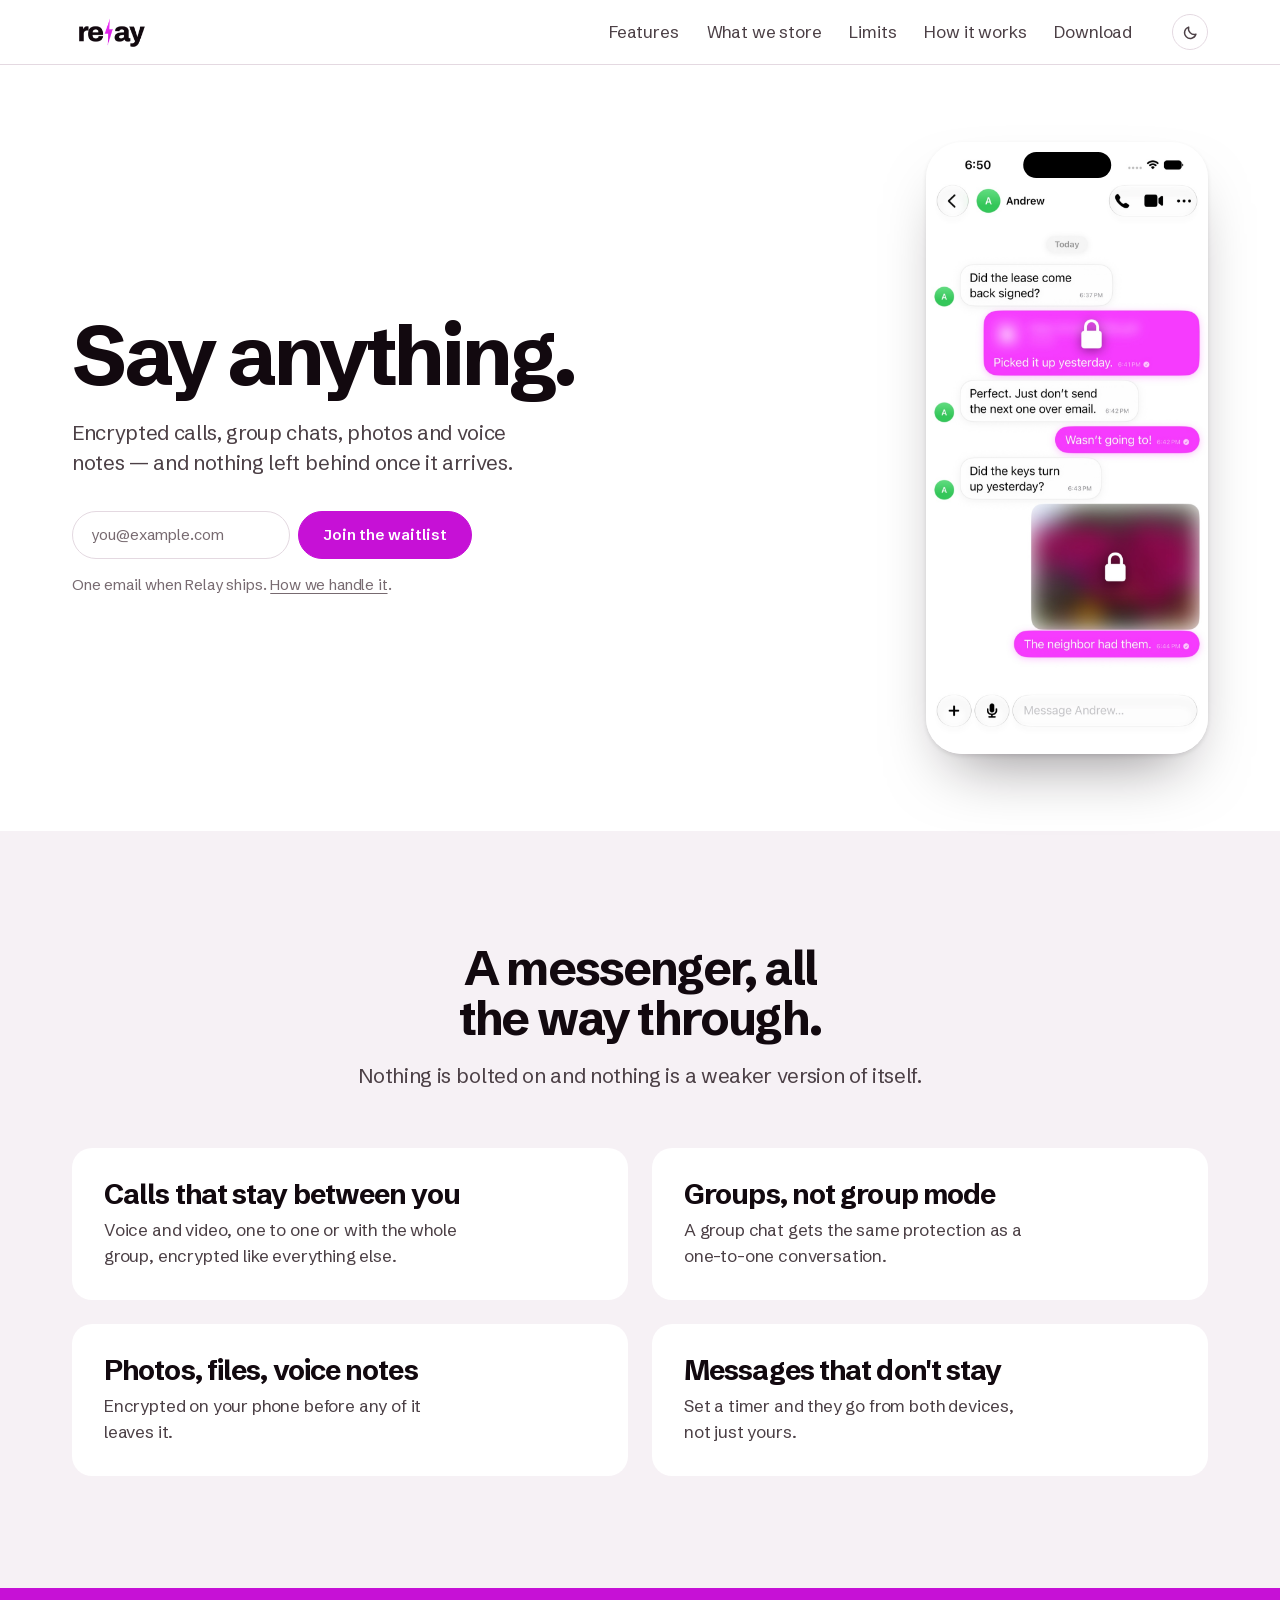
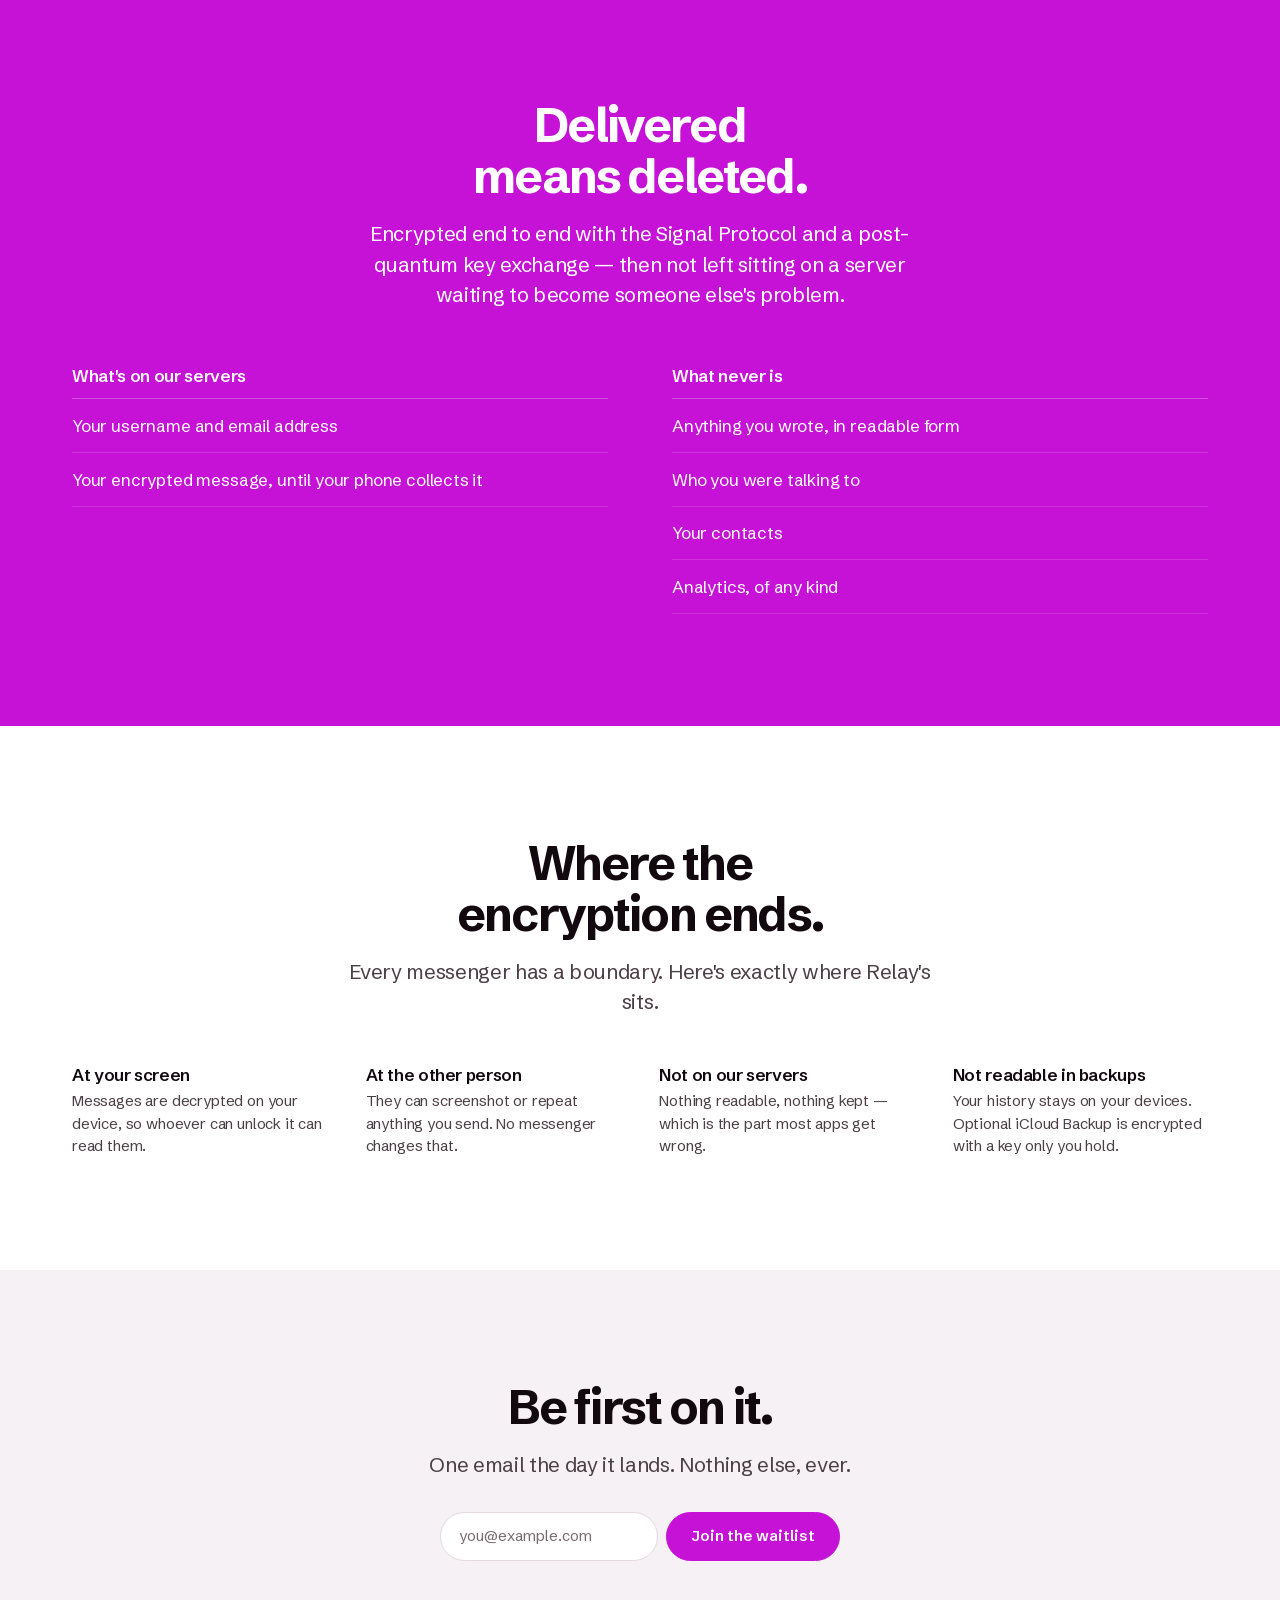
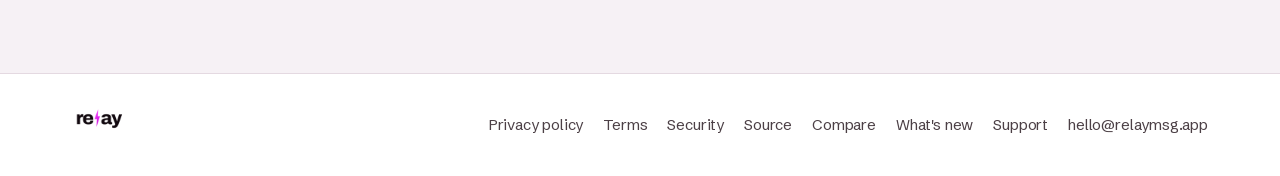
<file: index.html>
<!doctype html>
<html lang="en">
<head>
<meta charset="utf-8">
<meta name="viewport" content="width=device-width, initial-scale=1">
<title>Relay — a private messenger for iPhone</title>
<meta name="description" content="Encrypted calls, group chats, photos and voice notes on iPhone. Your messages are deleted from our servers the moment they arrive. Join the waitlist.">
<link rel="icon" href="favicon.svg" type="image/svg+xml">
<link rel="canonical" href="https://relaymsg.app/">
<meta property="og:type" content="website">
<meta property="og:title" content="Relay — a private messenger for iPhone">
<meta property="og:description" content="Encrypted calls, groups, photos and voice notes. Nothing kept once it arrives.">
<meta property="og:url" content="https://relaymsg.app/">
<meta property="og:image" content="https://relaymsg.app/og.png">
<meta property="og:image:width" content="1200">
<meta property="og:image:height" content="630">
<meta property="og:image:alt" content="Relay — say anything. Encrypted calls, group chats, photos and voice notes.">
<meta name="twitter:card" content="summary_large_image">
<script type="application/ld+json">
{
  "@context": "https://schema.org",
  "@graph": [
    {
      "@type": "Organization",
      "@id": "https://relaymsg.app/#org",
      "name": "Relay",
      "url": "https://relaymsg.app/",
      "logo": "https://relaymsg.app/images/relay-logo-dark-ink.png",
      "email": "support@relaymsg.app"
    },
    {
      "@type": "WebSite",
      "@id": "https://relaymsg.app/#website",
      "name": "Relay",
      "url": "https://relaymsg.app/",
      "publisher": { "@id": "https://relaymsg.app/#org" }
    }
  ]
}
</script>
<meta name="theme-color" content="#FFFFFF" media="(prefers-color-scheme: light)">
<meta name="theme-color" content="#12090F" media="(prefers-color-scheme: dark)">
<link rel="preload" href="fonts/schibsted-grotesk-latin.woff2" as="font" type="font/woff2" crossorigin>
<link rel="stylesheet" href="styles.css">
<script>
/* Applied before first paint so a stored choice never flashes the other theme. */
(function () {
  try {
    var t = localStorage.getItem("relay-theme");
    if (t === "dark" || t === "light") document.documentElement.setAttribute("data-theme", t);
  } catch (e) {}
})();
</script>
</head>
<body>

<a class="skip" href="#main">Skip to content</a>

<header class="nav">
  <div class="shell wide nav-inner">
    <a class="brand" href="/">
      <img class="logo-on-light" src="images/relay-logo-dark-ink.png" alt="Relay" width="280" height="128">
      <img class="logo-on-dark" src="images/relay-logo-light-ink.png" alt="Relay" width="280" height="128">
    </a>
    <nav class="nav-links" aria-label="Primary">
      <a href="#features">Features</a>
      <a href="#storage">What we store</a>
      <a href="#limits">Limits</a>
      <a href="/security">How it works</a>
      <a href="/download">Download</a>
    </nav>
    <button class="theme-toggle" type="button" id="theme-toggle" aria-label="Switch theme">
      <svg class="i-light" width="15" height="15" viewBox="0 0 16 16" fill="none" aria-hidden="true">
        <circle cx="8" cy="8" r="3.1" stroke="currentColor" stroke-width="1.5"/>
        <path d="M8 1v1.6M8 13.4V15M15 8h-1.6M2.6 8H1M12.95 3.05l-1.13 1.13M4.18 11.82l-1.13 1.13M12.95 12.95l-1.13-1.13M4.18 4.18L3.05 3.05"
              stroke="currentColor" stroke-width="1.5" stroke-linecap="round"/>
      </svg>
      <svg class="i-dark" width="15" height="15" viewBox="0 0 16 16" fill="none" aria-hidden="true">
        <path d="M13.8 9.9A6.2 6.2 0 0 1 6.1 2.2a6.2 6.2 0 1 0 7.7 7.7Z"
              stroke="currentColor" stroke-width="1.5" stroke-linejoin="round"/>
      </svg>
    </button>
  </div>
</header>

<main id="main">

  <!-- ============================================================ hero -- -->
  <section class="shell wide hero">
    <div class="hero-copy">
      <h1>Say anything.</h1>
      <p class="sub">
        Encrypted calls, group chats, photos and voice notes — and nothing left behind
        once it arrives.
      </p>

      <form class="signup" id="waitlist" novalidate>
        <div class="field-row">
          <label class="skip" for="email">Email address</label>
          <input type="email" id="email" name="email" placeholder="you@example.com" autocomplete="email" required>
          <button class="btn" type="submit">Join the waitlist</button>
        </div>
        <p class="form-status" id="waitlist-status" role="status" aria-live="polite"></p>
        <p class="signup-note">One email when Relay ships. <a href="/privacy">How we handle it</a>.</p>
      </form>
    </div>

    <div class="hero-shot">
      <img class="on-light" src="images/hero-light.jpg"
           alt="A Relay conversation open on an iPhone" width="900" height="1956">
      <img class="on-dark" src="images/hero-dark.jpg"
           alt="A Relay conversation open on an iPhone" width="900" height="1956">
      <span class="hero-island" aria-hidden="true"></span>
    </div>
  </section>

  <!-- ======================================================== features -- -->
  <section class="band grey" id="features">
    <div class="shell wide">
      <div class="mid">
        <h2>A messenger, all the way through.</h2>
        <p class="sub">Nothing is bolted on and nothing is a weaker version of itself.</p>
      </div>

      <div class="tiles">
        <div class="tile">
            <h3>Calls that stay between you</h3>
            <p>Voice and video, one to one or with the whole group, encrypted like everything else.</p>
          </div>

        <div class="tile">
            <h3>Groups, not group mode</h3>
            <p>A group chat gets the same protection as a one-to-one conversation.</p>
          </div>

        <div class="tile">
            <h3>Photos, files, voice notes</h3>
            <p>Encrypted on your phone before any of it leaves it.</p>
          </div>

        <div class="tile">
            <h3>Messages that don't stay</h3>
            <p>Set a timer and they go from both devices, not just yours.</p>
          </div>
      </div>
    </div>
  </section>

  <!-- ========================================================= privacy -- -->
  <section class="band magenta" id="storage">
    <div class="shell wide">
      <div class="mid">
        <h2>Delivered means deleted.</h2>
        <p class="sub">
          Encrypted end to end with the Signal Protocol and a post-quantum key exchange —
          then not left sitting on a server waiting to become someone else's problem.
        </p>
      </div>

      <div class="cols">
        <div class="keep">
          <h3>What's on our servers</h3>
          <ul>
            <li>Your username and email address</li>
            <li>Your encrypted message, until your phone collects it</li>
          </ul>
        </div>
        <div class="gone">
          <h3>What never is</h3>
          <ul>
            <li>Anything you wrote, in readable form</li>
            <li>Who you were talking to</li>
            <li>Your contacts</li>
            <li>Analytics, of any kind</li>
          </ul>
        </div>
      </div>
    </div>
  </section>

  <!-- ========================================================== limits -- -->
  <section class="band" id="limits">
    <div class="shell wide">
      <div class="mid">
        <h2>Where the encryption ends.</h2>
        <p class="sub">Every messenger has a boundary. Here's exactly where Relay's sits.</p>
      </div>

      <div class="points">
        <div class="point">
          <h3>At your screen</h3>
          <p>Messages are decrypted on your device, so whoever can unlock it can read them.</p>
        </div>
        <div class="point">
          <h3>At the other person</h3>
          <p>They can screenshot or repeat anything you send. No messenger changes that.</p>
        </div>
        <div class="point">
          <h3>Not on our servers</h3>
          <p>Nothing readable, nothing kept — which is the part most apps get wrong.</p>
        </div>
        <div class="point">
          <h3>Not readable in backups</h3>
          <p>Your history stays on your devices. Optional iCloud Backup is encrypted with a key only you hold.</p>
        </div>
      </div>
    </div>
  </section>

  <!-- ============================================================= cta -- -->
  <section class="band grey">
    <div class="shell mid">
      <h2>Be first on it.</h2>
      <p class="sub">One email the day it lands. Nothing else, ever.</p>
      <form class="signup" id="waitlist-2" novalidate>
        <div class="field-row">
          <label class="skip" for="email-2">Email address</label>
          <input type="email" id="email-2" name="email" placeholder="you@example.com" autocomplete="email" required>
          <button class="btn" type="submit">Join the waitlist</button>
        </div>
        <p class="form-status" id="waitlist-2-status" role="status" aria-live="polite"></p>
      </form>
    </div>
  </section>

</main>

<footer class="foot">
  <div class="shell wide foot-inner">
    <p class="foot-brand">
      <img class="logo-on-light" src="images/relay-logo-dark-ink.png" alt="Relay" width="280" height="128">
      <img class="logo-on-dark" src="images/relay-logo-light-ink.png" alt="Relay" width="280" height="128">
    </p>
    <nav class="foot-links" aria-label="Footer">
      <a href="/privacy">Privacy policy</a>
      <a href="/terms">Terms</a>
      <a href="/security">Security</a>
      <a href="/source">Source</a>
      <a href="/compare">Compare</a>
      <a href="/changelog">What's new</a>
      <a href="/support">Support</a>
      <a href="mailto:hello@relaymsg.app">hello@relaymsg.app</a>
    </nav>
  </div>
</footer>

<script src="site.js"></script>
</body>
</html>
</file>
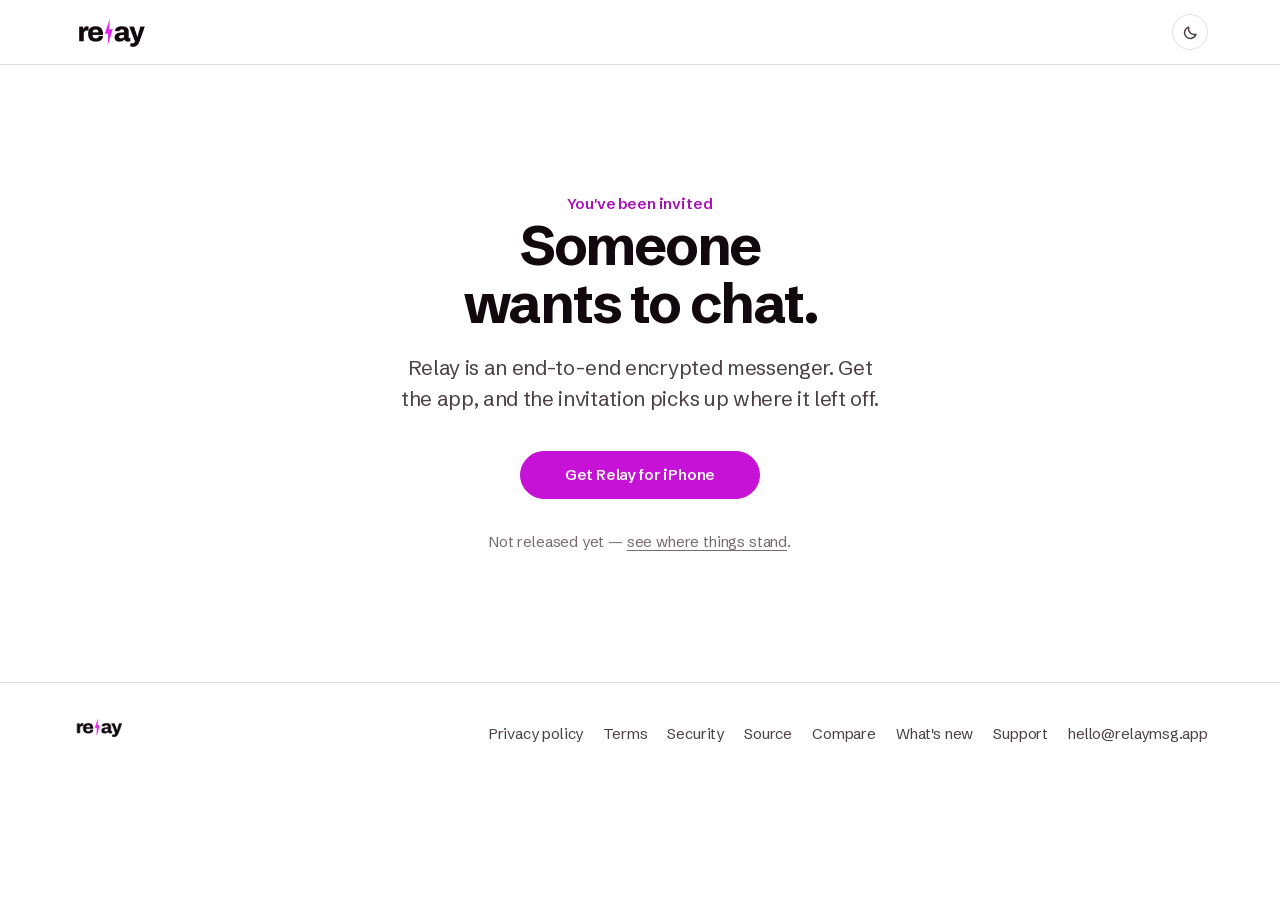
<file: add/index.html>
<!doctype html>
<html lang="en">
<head>
<meta charset="utf-8">
<meta name="viewport" content="width=device-width, initial-scale=1">
<title>Relay — Invitation</title>
<meta name="description" content="Someone has invited you to connect on Relay, an end-to-end encrypted messenger for iPhone.">
<meta name="robots" content="noindex">
<link rel="icon" href="/favicon.svg" type="image/svg+xml">
<meta name="theme-color" content="#FFFFFF" media="(prefers-color-scheme: light)">
<meta name="theme-color" content="#12090F" media="(prefers-color-scheme: dark)">
<link rel="preconnect" href="https://fonts.googleapis.com">
<link rel="preconnect" href="https://fonts.gstatic.com" crossorigin>
<link rel="stylesheet" href="https://fonts.googleapis.com/css2?family=Schibsted+Grotesk:wght@400;500;600;700&display=swap">
<!-- Root-absolute: /add/* is rewritten to this file, so relative paths would
     resolve differently depending on the invite URL's depth. -->
<link rel="stylesheet" href="/styles.css">
<script>
(function () {
  try {
    var t = localStorage.getItem("relay-theme");
    if (t === "dark" || t === "light") document.documentElement.setAttribute("data-theme", t);
  } catch (e) {}
})();
</script>
</head>
<body>

<a class="skip" href="#main">Skip to content</a>

<header class="nav">
  <div class="shell wide nav-inner">
    <a class="brand" href="/">
      <img class="logo-on-light" src="/images/relay-logo-dark-ink.png" alt="Relay" width="280" height="128">
      <img class="logo-on-dark" src="/images/relay-logo-light-ink.png" alt="Relay" width="280" height="128">
    </a>
    <button class="theme-toggle" type="button" id="theme-toggle" aria-label="Switch theme">
      <svg class="i-light" width="15" height="15" viewBox="0 0 16 16" fill="none" aria-hidden="true">
        <circle cx="8" cy="8" r="3.1" stroke="currentColor" stroke-width="1.5"/>
        <path d="M8 1v1.6M8 13.4V15M15 8h-1.6M2.6 8H1M12.95 3.05l-1.13 1.13M4.18 11.82l-1.13 1.13M12.95 12.95l-1.13-1.13M4.18 4.18L3.05 3.05"
              stroke="currentColor" stroke-width="1.5" stroke-linecap="round"/>
      </svg>
      <svg class="i-dark" width="15" height="15" viewBox="0 0 16 16" fill="none" aria-hidden="true">
        <path d="M13.8 9.9A6.2 6.2 0 0 1 6.1 2.2a6.2 6.2 0 1 0 7.7 7.7Z"
              stroke="currentColor" stroke-width="1.5" stroke-linejoin="round"/>
      </svg>
    </button>
  </div>
</header>

<main id="main">
  <section class="band invite">
    <div class="shell mid">
      <p class="eyebrow" id="invite-label">You've been invited</p>
      <h1 id="invite-heading">Someone wants to chat.</h1>
      <p class="sub">
        Relay is an end-to-end encrypted messenger. Get the app, and the invitation picks up
        where it left off.
      </p>

      <div class="invite-actions">
        <!-- Replace with the real App Store URL once the listing is live. -->
        <a class="btn" href="https://apps.apple.com/app/relay" id="app-store-link">Get Relay for iPhone</a>
        <a class="btn-quiet" href="#" id="open-link" hidden>Already have Relay? Open it</a>
      </div>

      <p class="invite-note">
        Not released yet — <a href="/download">see where things stand</a>.
      </p>
    </div>
  </section>
</main>

<footer class="foot">
  <div class="shell wide foot-inner">
    <p class="foot-brand">
      <img class="logo-on-light" src="/images/relay-logo-dark-ink.png" alt="Relay" width="280" height="128">
      <img class="logo-on-dark" src="/images/relay-logo-light-ink.png" alt="Relay" width="280" height="128">
    </p>
    <nav class="foot-links" aria-label="Footer">
      <a href="/privacy">Privacy policy</a>
      <a href="/terms">Terms</a>
      <a href="/security">Security</a>
      <a href="/source">Source</a>
      <a href="/compare">Compare</a>
      <a href="/changelog">What's new</a>
      <a href="/support">Support</a>
      <a href="mailto:hello@relaymsg.app">hello@relaymsg.app</a>
    </nav>
  </div>
</footer>

<script src="/site.js"></script>
<script>
/* The invite handle comes from the path: /add/ethan or /add/@ethan.
   Anything that isn't a plausible handle is ignored rather than printed — this
   text goes straight into the page, so it doesn't get to be arbitrary. */
(function () {
  var parts = location.pathname.replace(/\/+$/, "").split("/").filter(Boolean);
  var last = parts.length ? parts[parts.length - 1] : "";
  /* /add/, and the file itself when it's opened directly rather than through
     the /add/* rewrite */
  if (last === "add" || /\.html?$/i.test(last)) return;

  var handle = last.charAt(0) === "@" ? last.slice(1) : last;
  if (!/^[A-Za-z0-9_.-]{1,30}$/.test(handle)) return;

  document.getElementById("invite-label").textContent = "You were invited by";
  var h = document.getElementById("invite-heading");
  h.textContent = "";
  var at = document.createElement("span");
  at.className = "handle";
  at.textContent = "@" + handle;
  h.appendChild(at);
  h.appendChild(document.createElement("br"));
  h.appendChild(document.createTextNode("wants to chat."));

  var open = document.getElementById("open-link");
  open.href = "relay://add/" + encodeURIComponent(handle);
  open.hidden = false;
})();
</script>
</body>
</html>
</file>
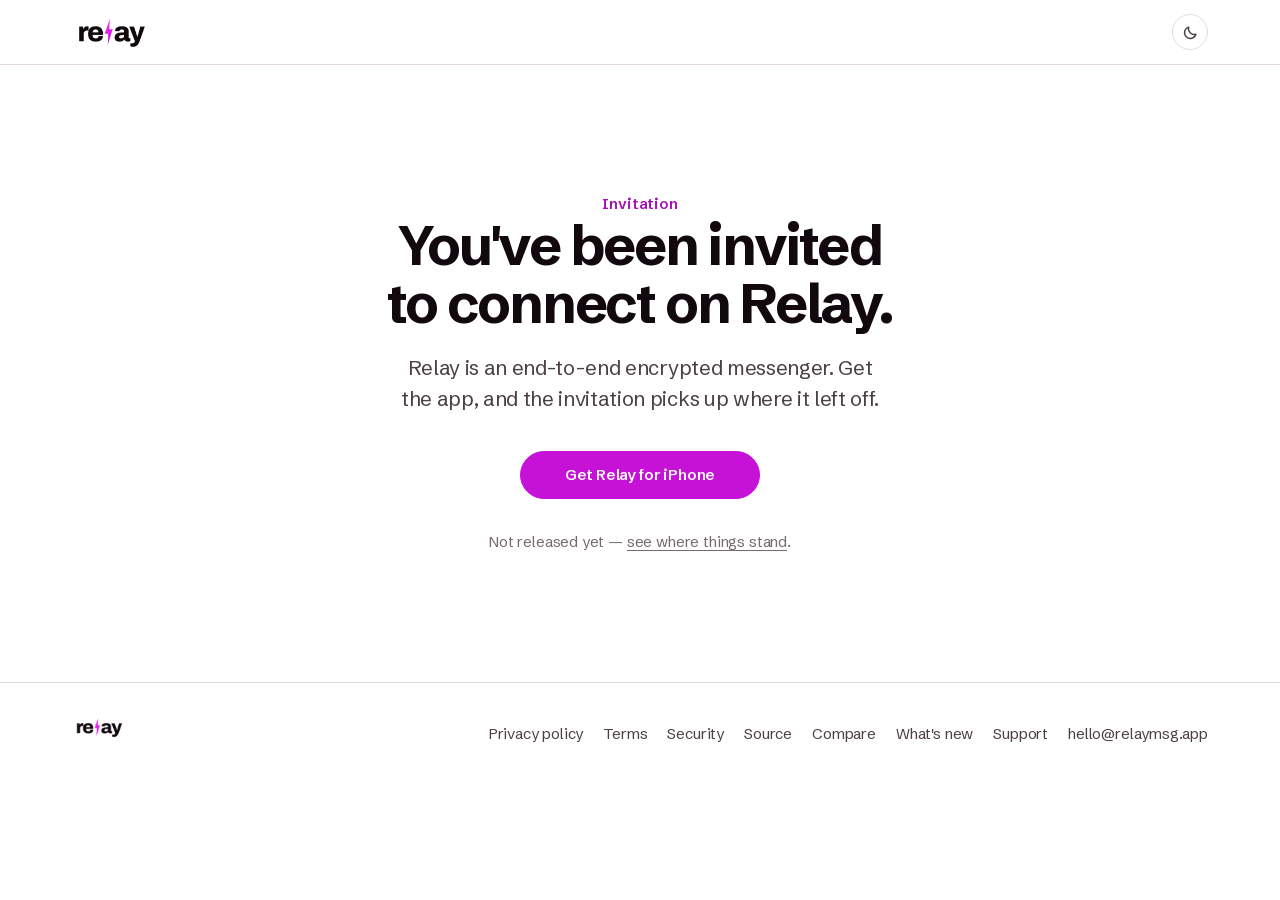
<file: c/index.html>
<!doctype html>
<html lang="en">
<head>
<meta charset="utf-8">
<meta name="viewport" content="width=device-width, initial-scale=1">
<title>Relay — Invitation</title>
<meta name="description" content="You've been invited to connect on Relay, an end-to-end encrypted messenger for iPhone.">
<meta name="robots" content="noindex">
<meta property="og:type" content="website">
<meta property="og:title" content="You've been invited to connect on Relay">
<meta property="og:description" content="Relay is an end-to-end encrypted messenger for iPhone.">
<meta property="og:image" content="https://relaymsg.app/og.png">
<meta property="og:image:width" content="1200">
<meta property="og:image:height" content="630">
<meta name="twitter:card" content="summary_large_image">
<link rel="icon" href="/favicon.svg" type="image/svg+xml">
<meta name="theme-color" content="#FFFFFF" media="(prefers-color-scheme: light)">
<meta name="theme-color" content="#12090F" media="(prefers-color-scheme: dark)">
<!-- Root-absolute: /add/* is rewritten to this file, so relative paths would
     resolve differently depending on the invite URL's depth. -->
<link rel="preload" href="/fonts/schibsted-grotesk-latin.woff2" as="font" type="font/woff2" crossorigin>
<link rel="stylesheet" href="/styles.css">
<script>
(function () {
  try {
    var t = localStorage.getItem("relay-theme");
    if (t === "dark" || t === "light") document.documentElement.setAttribute("data-theme", t);
  } catch (e) {}
})();
</script>
</head>
<body>

<a class="skip" href="#main">Skip to content</a>

<header class="nav">
  <div class="shell wide nav-inner">
    <a class="brand" href="/">
      <img class="logo-on-light" src="/images/relay-logo-dark-ink.png" alt="Relay" width="280" height="128">
      <img class="logo-on-dark" src="/images/relay-logo-light-ink.png" alt="Relay" width="280" height="128">
    </a>
    <button class="theme-toggle" type="button" id="theme-toggle" aria-label="Switch theme">
      <svg class="i-light" width="15" height="15" viewBox="0 0 16 16" fill="none" aria-hidden="true">
        <circle cx="8" cy="8" r="3.1" stroke="currentColor" stroke-width="1.5"/>
        <path d="M8 1v1.6M8 13.4V15M15 8h-1.6M2.6 8H1M12.95 3.05l-1.13 1.13M4.18 11.82l-1.13 1.13M12.95 12.95l-1.13-1.13M4.18 4.18L3.05 3.05"
              stroke="currentColor" stroke-width="1.5" stroke-linecap="round"/>
      </svg>
      <svg class="i-dark" width="15" height="15" viewBox="0 0 16 16" fill="none" aria-hidden="true">
        <path d="M13.8 9.9A6.2 6.2 0 0 1 6.1 2.2a6.2 6.2 0 1 0 7.7 7.7Z"
              stroke="currentColor" stroke-width="1.5" stroke-linejoin="round"/>
      </svg>
    </button>
  </div>
</header>

<main id="main">
  <section class="band invite">
    <div class="shell mid">
      <p class="eyebrow">Invitation</p>
      <h1>You've been invited to connect on Relay.</h1>
      <p class="sub">Relay is an end-to-end encrypted messenger. Get the app, and the invitation picks up where it left off.</p>

      <div class="invite-actions">
        <!-- Replace with the real App Store URL once the listing is live. -->
        <a class="btn" href="https://apps.apple.com/app/relay">Get Relay for iPhone</a>
        <a class="btn-quiet" href="#" id="open-link" hidden>Already have Relay? Open it</a>
      </div>

      <p class="invite-note">
        Not released yet — <a href="/download">see where things stand</a>.
      </p>
    </div>
  </section>
</main>

<footer class="foot">
  <div class="shell wide foot-inner">
    <p class="foot-brand">
      <img class="logo-on-light" src="/images/relay-logo-dark-ink.png" alt="Relay" width="280" height="128">
      <img class="logo-on-dark" src="/images/relay-logo-light-ink.png" alt="Relay" width="280" height="128">
    </p>
    <nav class="foot-links" aria-label="Footer">
      <a href="/privacy">Privacy policy</a>
      <a href="/terms">Terms</a>
      <a href="/security">Security</a>
      <a href="/source">Source</a>
      <a href="/compare">Compare</a>
      <a href="/changelog">What's new</a>
      <a href="/support">Support</a>
      <a href="mailto:hello@relaymsg.app">hello@relaymsg.app</a>
    </nav>
  </div>
</footer>

<script src="/site.js"></script>
<script>
/* /c/<token> — a connect invite. The token is opaque and never displayed; it
   only goes into the deep link. */
(function () {
  var parts = location.pathname.replace(/\/+$/, "").split("/").filter(Boolean);
  var token = parts.length ? parts[parts.length - 1] : "";
  if (token === "c" || /\.html?$/i.test(token)) return;
  if (!/^[A-Za-z0-9_-]{1,128}$/.test(token)) return;

  var open = document.getElementById("open-link");
  open.href = "relay://contact/" + token;
  open.hidden = false;
})();
</script>
</body>
</html>
</file>
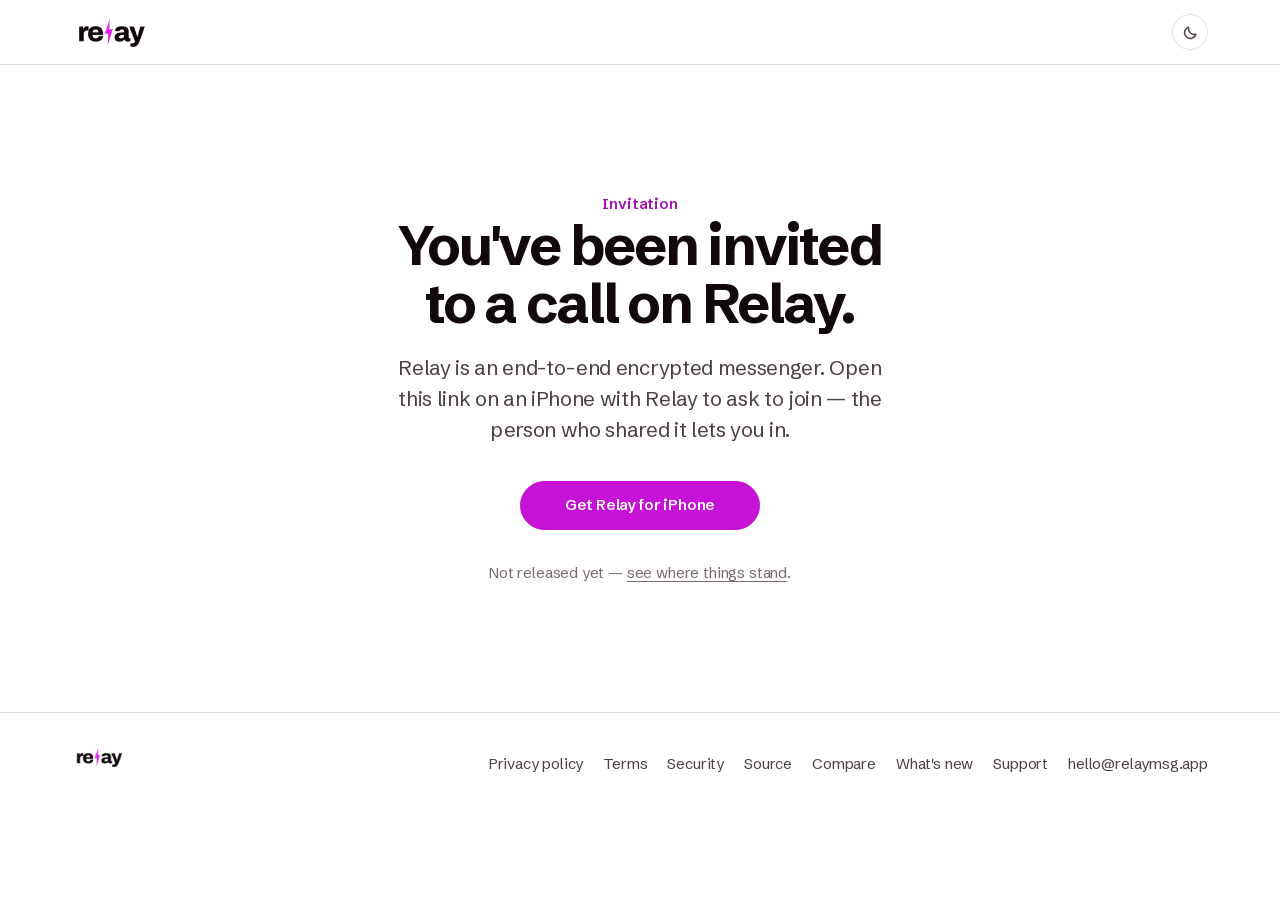
<file: call/index.html>
<!doctype html>
<html lang="en">
<head>
<meta charset="utf-8">
<meta name="viewport" content="width=device-width, initial-scale=1">
<title>Relay — Call link</title>
<meta name="description" content="You've been invited to a call on Relay, an end-to-end encrypted messenger for iPhone.">
<meta name="robots" content="noindex">
<meta property="og:type" content="website">
<meta property="og:title" content="You've been invited to a call on Relay">
<meta property="og:description" content="Relay is an end-to-end encrypted messenger for iPhone.">
<meta property="og:image" content="https://relaymsg.app/og.png">
<meta property="og:image:width" content="1200">
<meta property="og:image:height" content="630">
<meta name="twitter:card" content="summary_large_image">
<link rel="icon" href="/favicon.svg" type="image/svg+xml">
<meta name="theme-color" content="#FFFFFF" media="(prefers-color-scheme: light)">
<meta name="theme-color" content="#12090F" media="(prefers-color-scheme: dark)">
<!-- Root-absolute: /add/* is rewritten to this file, so relative paths would
     resolve differently depending on the invite URL's depth. -->
<link rel="preload" href="/fonts/schibsted-grotesk-latin.woff2" as="font" type="font/woff2" crossorigin>
<link rel="stylesheet" href="/styles.css">
<script>
(function () {
  try {
    var t = localStorage.getItem("relay-theme");
    if (t === "dark" || t === "light") document.documentElement.setAttribute("data-theme", t);
  } catch (e) {}
})();
</script>
</head>
<body>

<a class="skip" href="#main">Skip to content</a>

<header class="nav">
  <div class="shell wide nav-inner">
    <a class="brand" href="/">
      <img class="logo-on-light" src="/images/relay-logo-dark-ink.png" alt="Relay" width="280" height="128">
      <img class="logo-on-dark" src="/images/relay-logo-light-ink.png" alt="Relay" width="280" height="128">
    </a>
    <button class="theme-toggle" type="button" id="theme-toggle" aria-label="Switch theme">
      <svg class="i-light" width="15" height="15" viewBox="0 0 16 16" fill="none" aria-hidden="true">
        <circle cx="8" cy="8" r="3.1" stroke="currentColor" stroke-width="1.5"/>
        <path d="M8 1v1.6M8 13.4V15M15 8h-1.6M2.6 8H1M12.95 3.05l-1.13 1.13M4.18 11.82l-1.13 1.13M12.95 12.95l-1.13-1.13M4.18 4.18L3.05 3.05"
              stroke="currentColor" stroke-width="1.5" stroke-linecap="round"/>
      </svg>
      <svg class="i-dark" width="15" height="15" viewBox="0 0 16 16" fill="none" aria-hidden="true">
        <path d="M13.8 9.9A6.2 6.2 0 0 1 6.1 2.2a6.2 6.2 0 1 0 7.7 7.7Z"
              stroke="currentColor" stroke-width="1.5" stroke-linejoin="round"/>
      </svg>
    </button>
  </div>
</header>

<main id="main">
  <section class="band invite">
    <div class="shell mid">
      <p class="eyebrow">Invitation</p>
      <h1>You've been invited to a call on Relay.</h1>
      <p class="sub">Relay is an end-to-end encrypted messenger. Open this link on an iPhone with Relay to ask to join — the person who shared it lets you in.</p>

      <div class="invite-actions">
        <!-- Replace with the real App Store URL once the listing is live. -->
        <a class="btn" href="https://apps.apple.com/app/relay">Get Relay for iPhone</a>
        <a class="btn-quiet" href="#" id="open-link" hidden>Already have Relay? Open it</a>
      </div>

      <p class="invite-note">
        Not released yet — <a href="/download">see where things stand</a>.
      </p>
    </div>
  </section>
</main>

<footer class="foot">
  <div class="shell wide foot-inner">
    <p class="foot-brand">
      <img class="logo-on-light" src="/images/relay-logo-dark-ink.png" alt="Relay" width="280" height="128">
      <img class="logo-on-dark" src="/images/relay-logo-light-ink.png" alt="Relay" width="280" height="128">
    </p>
    <nav class="foot-links" aria-label="Footer">
      <a href="/privacy">Privacy policy</a>
      <a href="/terms">Terms</a>
      <a href="/security">Security</a>
      <a href="/source">Source</a>
      <a href="/compare">Compare</a>
      <a href="/changelog">What's new</a>
      <a href="/support">Support</a>
      <a href="mailto:hello@relaymsg.app">hello@relaymsg.app</a>
    </nav>
  </div>
</footer>

<script src="/site.js"></script>
<script>
/* /call/<callId>#<host>.<secret> — a call link. The fragment never reaches a
   server; it only goes into the deep link. */
(function () {
  var parts = location.pathname.replace(/\/+$/, "").split("/").filter(Boolean);
  var id = parts.length ? parts[parts.length - 1] : "";
  if (!/^[0-9A-Fa-f-]{36}$/.test(id)) return;
  var frag = location.hash.replace(/^#/, "");
  if (!/^[0-9A-Fa-f-]{36}\.[A-Za-z0-9_-]{16,64}$/.test(frag)) return;
  var open = document.getElementById("open-link");
  open.href = "relay://call/" + id + "#" + frag;
  open.textContent = "Already have Relay? Open it";
  open.hidden = false;
})();
</script>
</body>
</html>
</file>
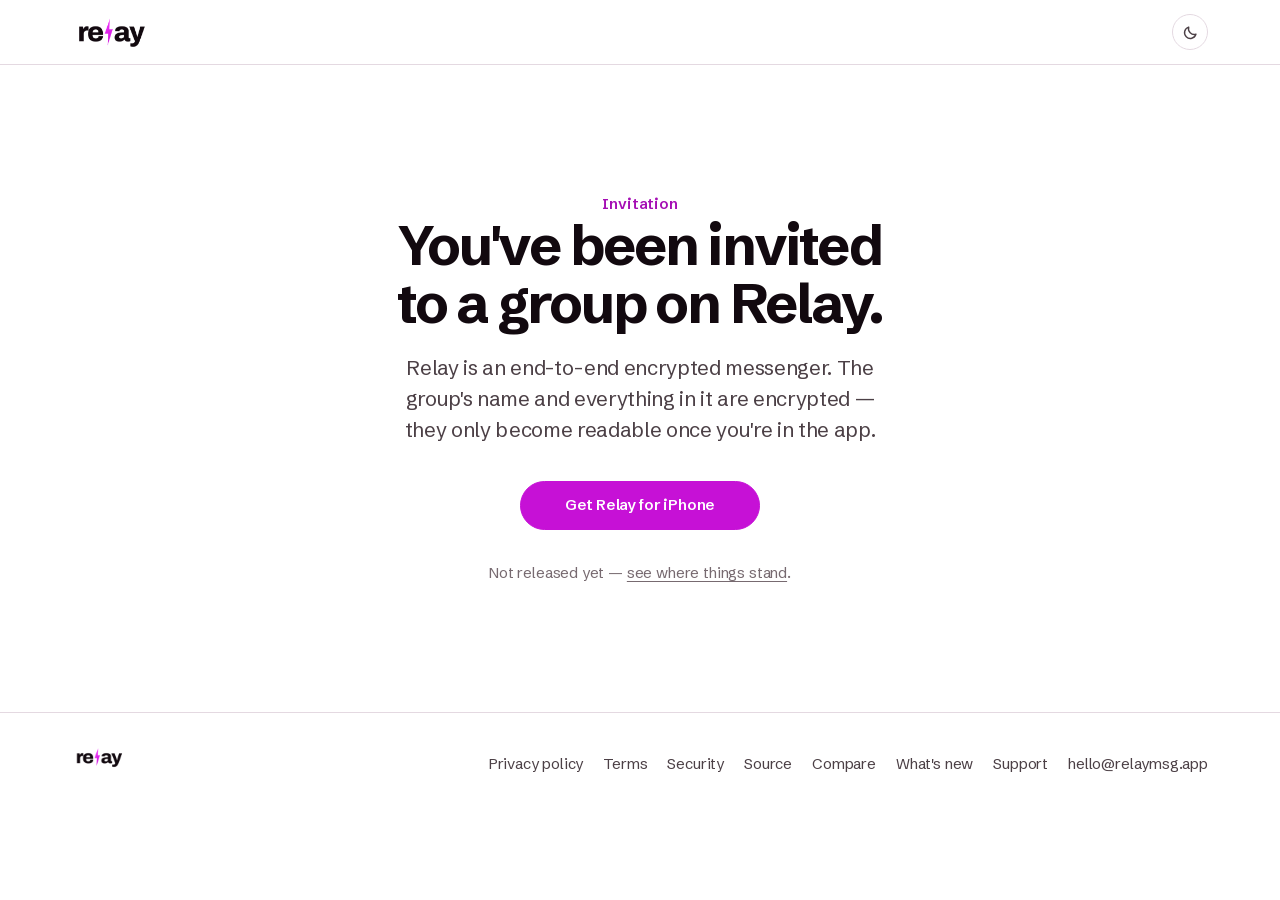
<file: g/index.html>
<!doctype html>
<html lang="en">
<head>
<meta charset="utf-8">
<meta name="viewport" content="width=device-width, initial-scale=1">
<title>Relay — Group invitation</title>
<meta name="description" content="You've been invited to a group on Relay, an end-to-end encrypted messenger for iPhone.">
<meta name="robots" content="noindex">
<meta property="og:type" content="website">
<meta property="og:title" content="You've been invited to a group on Relay">
<meta property="og:description" content="Relay is an end-to-end encrypted messenger for iPhone.">
<meta property="og:image" content="https://relaymsg.app/og.png">
<meta property="og:image:width" content="1200">
<meta property="og:image:height" content="630">
<meta name="twitter:card" content="summary_large_image">
<link rel="icon" href="/favicon.svg" type="image/svg+xml">
<meta name="theme-color" content="#FFFFFF" media="(prefers-color-scheme: light)">
<meta name="theme-color" content="#12090F" media="(prefers-color-scheme: dark)">
<!-- Root-absolute: /add/* is rewritten to this file, so relative paths would
     resolve differently depending on the invite URL's depth. -->
<link rel="preload" href="/fonts/schibsted-grotesk-latin.woff2" as="font" type="font/woff2" crossorigin>
<link rel="stylesheet" href="/styles.css">
<script>
(function () {
  try {
    var t = localStorage.getItem("relay-theme");
    if (t === "dark" || t === "light") document.documentElement.setAttribute("data-theme", t);
  } catch (e) {}
})();
</script>
</head>
<body>

<a class="skip" href="#main">Skip to content</a>

<header class="nav">
  <div class="shell wide nav-inner">
    <a class="brand" href="/">
      <img class="logo-on-light" src="/images/relay-logo-dark-ink.png" alt="Relay" width="280" height="128">
      <img class="logo-on-dark" src="/images/relay-logo-light-ink.png" alt="Relay" width="280" height="128">
    </a>
    <button class="theme-toggle" type="button" id="theme-toggle" aria-label="Switch theme">
      <svg class="i-light" width="15" height="15" viewBox="0 0 16 16" fill="none" aria-hidden="true">
        <circle cx="8" cy="8" r="3.1" stroke="currentColor" stroke-width="1.5"/>
        <path d="M8 1v1.6M8 13.4V15M15 8h-1.6M2.6 8H1M12.95 3.05l-1.13 1.13M4.18 11.82l-1.13 1.13M12.95 12.95l-1.13-1.13M4.18 4.18L3.05 3.05"
              stroke="currentColor" stroke-width="1.5" stroke-linecap="round"/>
      </svg>
      <svg class="i-dark" width="15" height="15" viewBox="0 0 16 16" fill="none" aria-hidden="true">
        <path d="M13.8 9.9A6.2 6.2 0 0 1 6.1 2.2a6.2 6.2 0 1 0 7.7 7.7Z"
              stroke="currentColor" stroke-width="1.5" stroke-linejoin="round"/>
      </svg>
    </button>
  </div>
</header>

<main id="main">
  <section class="band invite">
    <div class="shell mid">
      <p class="eyebrow">Invitation</p>
      <h1>You've been invited to a group on Relay.</h1>
      <p class="sub">Relay is an end-to-end encrypted messenger. The group's name and everything in it are encrypted — they only become readable once you're in the app.</p>
      <p class="invite-warn" id="no-key" hidden>
        This link is missing the part that unlocks the group. Ask whoever sent it for a fresh
        one, and copy it whole.
      </p>

      <div class="invite-actions">
        <!-- Replace with the real App Store URL once the listing is live. -->
        <a class="btn" href="https://apps.apple.com/app/relay">Get Relay for iPhone</a>
        <a class="btn-quiet" href="#" id="open-link" hidden>Already have Relay? Open it</a>
      </div>

      <p class="invite-note">
        Not released yet — <a href="/download">see where things stand</a>.
      </p>
    </div>
  </section>
</main>

<footer class="foot">
  <div class="shell wide foot-inner">
    <p class="foot-brand">
      <img class="logo-on-light" src="/images/relay-logo-dark-ink.png" alt="Relay" width="280" height="128">
      <img class="logo-on-dark" src="/images/relay-logo-light-ink.png" alt="Relay" width="280" height="128">
    </p>
    <nav class="foot-links" aria-label="Footer">
      <a href="/privacy">Privacy policy</a>
      <a href="/terms">Terms</a>
      <a href="/security">Security</a>
      <a href="/source">Source</a>
      <a href="/compare">Compare</a>
      <a href="/changelog">What's new</a>
      <a href="/support">Support</a>
      <a href="mailto:hello@relaymsg.app">hello@relaymsg.app</a>
    </nav>
  </div>
</footer>

<script src="/site.js"></script>
<script>
/* /g/<token>#<key> — a group invite.
 *
 * The fragment is the group's decryption key. A browser never puts a fragment
 * on the wire, and nothing here changes that: it is read from location.hash,
 * checked against the URL-safe base64 alphabet, and written verbatim into the
 * button's href. It is never rendered, never stored, never handed to anything
 * that performs a request. There is no analytics on this site; don't add any
 * to these pages.
 *
 * The group's name isn't shown because it's encrypted with that key and is
 * only readable inside the app.
 */
(function () {
  var parts = location.pathname.replace(/\/+$/, "").split("/").filter(Boolean);
  var token = parts.length ? parts[parts.length - 1] : "";
  if (token === "g" || /\.html?$/i.test(token)) return;
  if (!/^[A-Za-z0-9_-]{1,128}$/.test(token)) return;

  var key = location.hash.slice(1);
  var hasKey = /^[A-Za-z0-9_-]{1,512}$/.test(key);

  if (!hasKey) {
    document.getElementById("no-key").hidden = false;
    return;
  }

  var open = document.getElementById("open-link");
  open.href = "relay://join/" + token + "#" + key;
  open.hidden = false;
})();
</script>
</body>
</html>
</file>
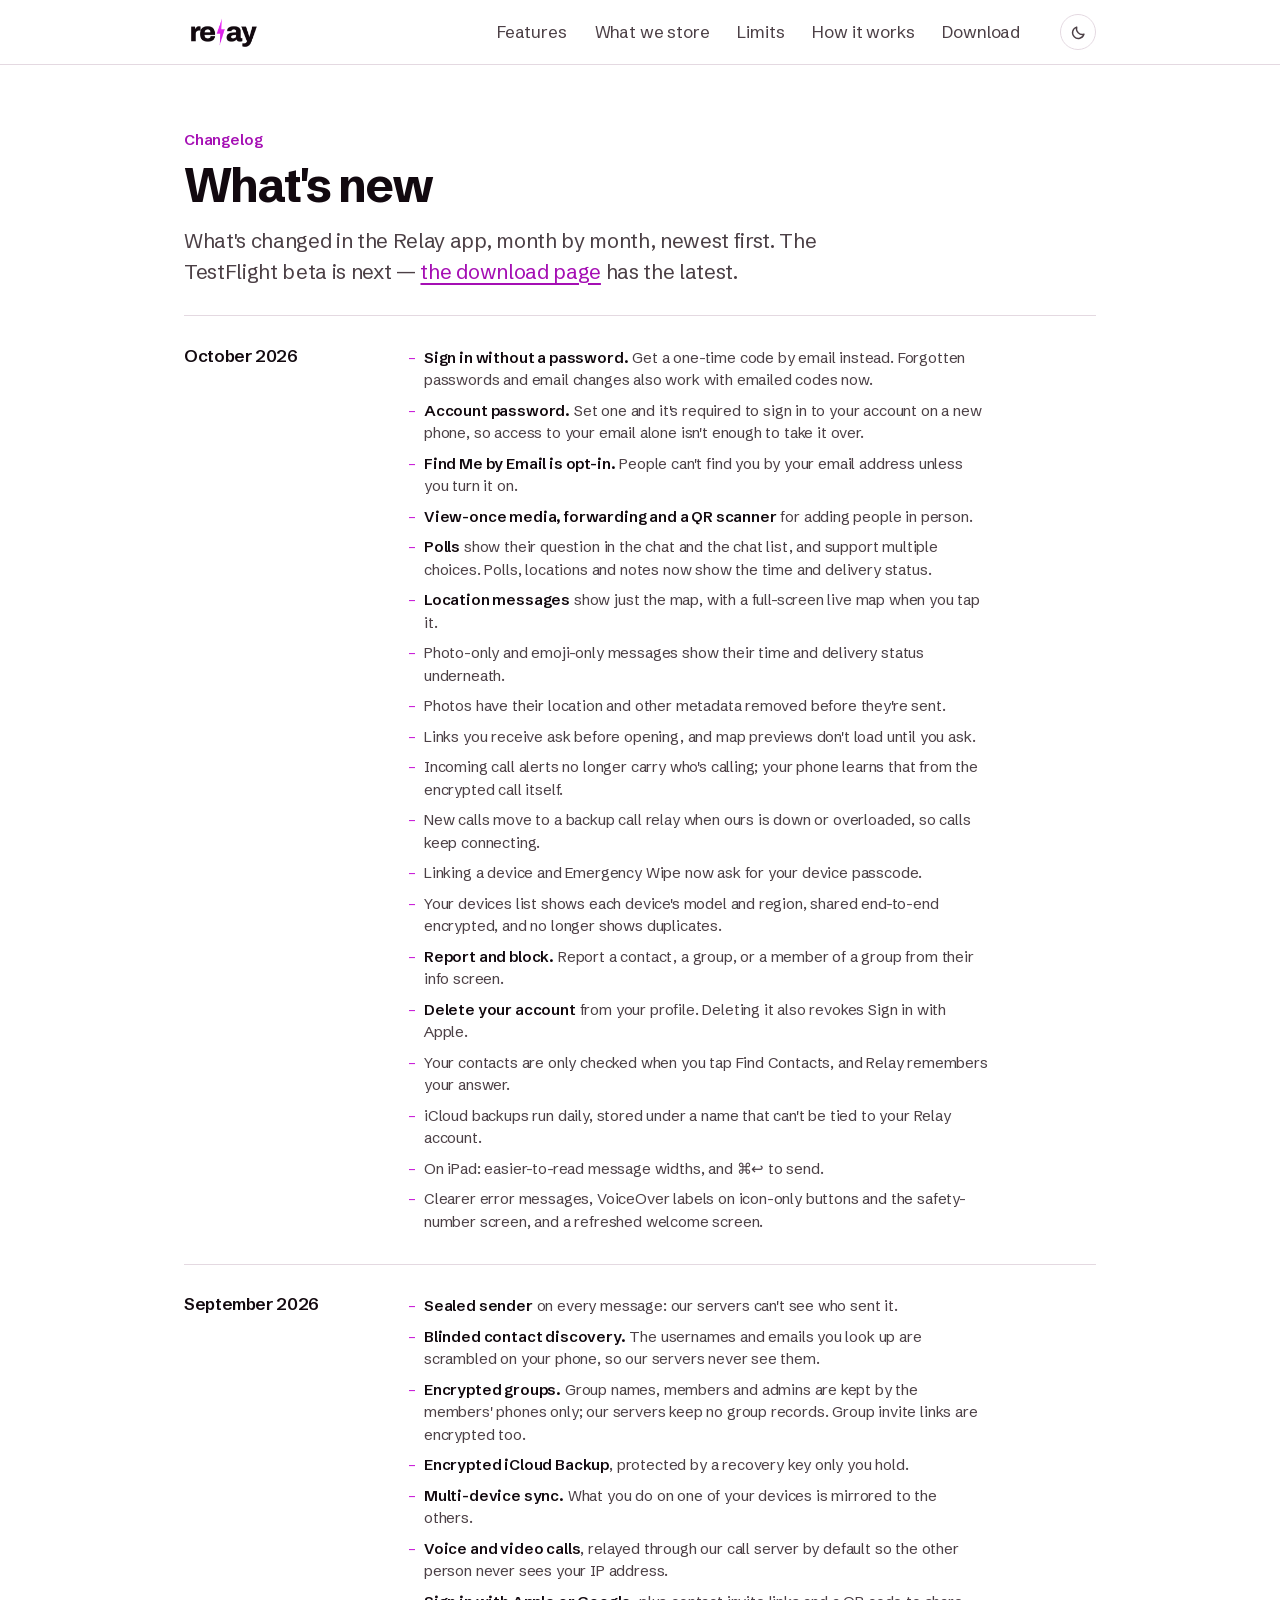
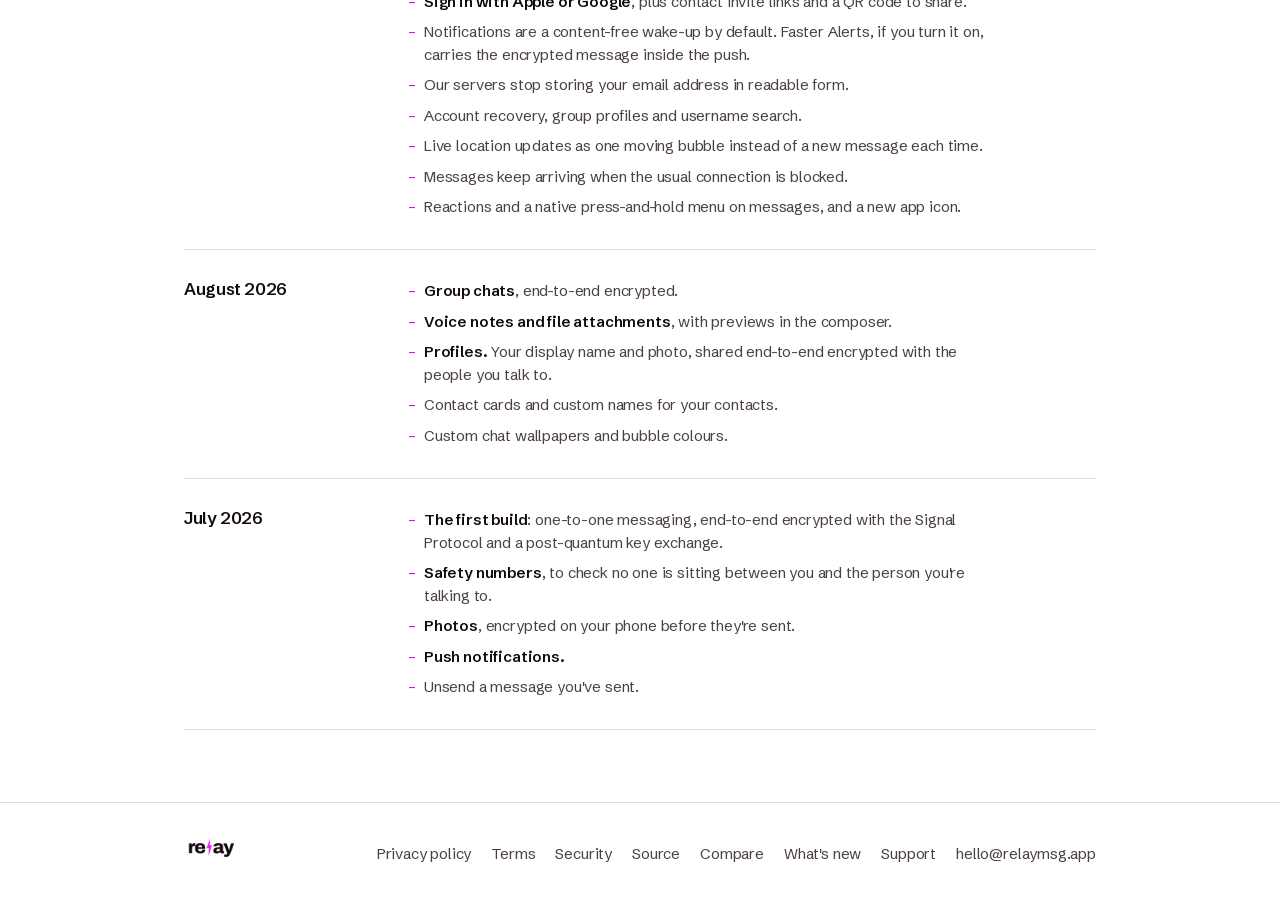
<file: changelog.html>
<!doctype html>
<html lang="en">
<head>
<meta charset="utf-8">
<meta name="viewport" content="width=device-width, initial-scale=1">
<title>Relay — What's new</title>
<meta name="description" content="What's changed in the Relay iPhone app, month by month.">
<link rel="icon" href="favicon.svg" type="image/svg+xml">
<link rel="canonical" href="https://relaymsg.app/changelog">
<meta property="og:type" content="website">
<meta property="og:site_name" content="Relay">
<meta property="og:title" content="Relay — What's new">
<meta property="og:description" content="What's changed in the Relay iPhone app, month by month.">
<meta property="og:url" content="https://relaymsg.app/changelog">
<meta property="og:image" content="https://relaymsg.app/og.png">
<meta property="og:image:width" content="1200">
<meta property="og:image:height" content="630">
<meta name="twitter:card" content="summary_large_image">
<meta name="theme-color" content="#FFFFFF" media="(prefers-color-scheme: light)">
<meta name="theme-color" content="#12090F" media="(prefers-color-scheme: dark)">
<link rel="preload" href="fonts/schibsted-grotesk-latin.woff2" as="font" type="font/woff2" crossorigin>
<link rel="stylesheet" href="styles.css">
<script>
/* Applied before first paint so a stored choice never flashes the other theme. */
(function () {
  try {
    var t = localStorage.getItem("relay-theme");
    if (t === "dark" || t === "light") document.documentElement.setAttribute("data-theme", t);
  } catch (e) {}
})();
</script>
</head>
<body>

<a class="skip" href="#main">Skip to content</a>

<header class="nav">
  <div class="shell nav-inner">
    <a class="brand" href="/">
      <img class="logo-on-light" src="images/relay-logo-dark-ink.png" alt="Relay" width="280" height="128">
      <img class="logo-on-dark" src="images/relay-logo-light-ink.png" alt="Relay" width="280" height="128">
    </a>
    <nav class="nav-links" aria-label="Primary">
      <a href="/#features">Features</a>
      <a href="/#storage">What we store</a>
      <a href="/#limits">Limits</a>
      <a href="/security">How it works</a>
      <a href="/download">Download</a>
    </nav>
    <button class="theme-toggle" type="button" id="theme-toggle" aria-label="Switch theme">
      <svg class="i-light" width="15" height="15" viewBox="0 0 16 16" fill="none" aria-hidden="true">
        <circle cx="8" cy="8" r="3.1" stroke="currentColor" stroke-width="1.5"/>
        <path d="M8 1v1.6M8 13.4V15M15 8h-1.6M2.6 8H1M12.95 3.05l-1.13 1.13M4.18 11.82l-1.13 1.13M12.95 12.95l-1.13-1.13M4.18 4.18L3.05 3.05"
              stroke="currentColor" stroke-width="1.5" stroke-linecap="round"/>
      </svg>
      <svg class="i-dark" width="15" height="15" viewBox="0 0 16 16" fill="none" aria-hidden="true">
        <path d="M13.8 9.9A6.2 6.2 0 0 1 6.1 2.2a6.2 6.2 0 1 0 7.7 7.7Z"
              stroke="currentColor" stroke-width="1.5" stroke-linejoin="round"/>
      </svg>
    </button>
  </div>
</header>

<main id="main" class="shell doc">

  <div class="doc-head">
    <p class="lbl">Changelog</p>
    <h1>What's new</h1>
    <p class="doc-lede">
      What's changed in the Relay app, month by month, newest first. The TestFlight beta is next —
      <a href="/download">the download page</a> has the latest.
    </p>
  </div>

  <section class="doc-section">
    <h2>October 2026</h2>
    <div>
      <ul class="doc-list">
        <li><b>Sign in without a password.</b> Get a one-time code by email instead. Forgotten passwords and email changes also work with emailed codes now.</li>
        <li><b>Account password.</b> Set one and it's required to sign in to your account on a new phone, so access to your email alone isn't enough to take it over.</li>
        <li><b>Find Me by Email is opt-in.</b> People can't find you by your email address unless you turn it on.</li>
        <li><b>View-once media, forwarding and a QR scanner</b> for adding people in person.</li>
        <li><b>Polls</b> show their question in the chat and the chat list, and support multiple choices. Polls, locations and notes now show the time and delivery status.</li>
        <li><b>Location messages</b> show just the map, with a full-screen live map when you tap it.</li>
        <li>Photo-only and emoji-only messages show their time and delivery status underneath.</li>
        <li>Photos have their location and other metadata removed before they're sent.</li>
        <li>Links you receive ask before opening, and map previews don't load until you ask.</li>
        <li>Incoming call alerts no longer carry who's calling; your phone learns that from the encrypted call itself.</li>
        <li>New calls move to a backup call relay when ours is down or overloaded, so calls keep connecting.</li>
        <li>Linking a device and Emergency Wipe now ask for your device passcode.</li>
        <li>Your devices list shows each device's model and region, shared end-to-end encrypted, and no longer shows duplicates.</li>
        <li><b>Report and block.</b> Report a contact, a group, or a member of a group from their info screen.</li>
        <li><b>Delete your account</b> from your profile. Deleting it also revokes Sign in with Apple.</li>
        <li>Your contacts are only checked when you tap Find Contacts, and Relay remembers your answer.</li>
        <li>iCloud backups run daily, stored under a name that can't be tied to your Relay account.</li>
        <li>On iPad: easier-to-read message widths, and ⌘↩ to send.</li>
        <li>Clearer error messages, VoiceOver labels on icon-only buttons and the safety-number screen, and a refreshed welcome screen.</li>
      </ul>
    </div>
  </section>

  <section class="doc-section">
    <h2>September 2026</h2>
    <div>
      <ul class="doc-list">
        <li><b>Sealed sender</b> on every message: our servers can't see who sent it.</li>
        <li><b>Blinded contact discovery.</b> The usernames and emails you look up are scrambled on your phone, so our servers never see them.</li>
        <li><b>Encrypted groups.</b> Group names, members and admins are kept by the members' phones only; our servers keep no group records. Group invite links are encrypted too.</li>
        <li><b>Encrypted iCloud Backup</b>, protected by a recovery key only you hold.</li>
        <li><b>Multi-device sync.</b> What you do on one of your devices is mirrored to the others.</li>
        <li><b>Voice and video calls</b>, relayed through our call server by default so the other person never sees your IP address.</li>
        <li><b>Sign in with Apple or Google</b>, plus contact invite links and a QR code to share.</li>
        <li>Notifications are a content-free wake-up by default. Faster Alerts, if you turn it on, carries the encrypted message inside the push.</li>
        <li>Our servers stop storing your email address in readable form.</li>
        <li>Account recovery, group profiles and username search.</li>
        <li>Live location updates as one moving bubble instead of a new message each time.</li>
        <li>Messages keep arriving when the usual connection is blocked.</li>
        <li>Reactions and a native press-and-hold menu on messages, and a new app icon.</li>
      </ul>
    </div>
  </section>

  <section class="doc-section">
    <h2>August 2026</h2>
    <div>
      <ul class="doc-list">
        <li><b>Group chats</b>, end-to-end encrypted.</li>
        <li><b>Voice notes and file attachments</b>, with previews in the composer.</li>
        <li><b>Profiles.</b> Your display name and photo, shared end-to-end encrypted with the people you talk to.</li>
        <li>Contact cards and custom names for your contacts.</li>
        <li>Custom chat wallpapers and bubble colours.</li>
      </ul>
    </div>
  </section>

  <section class="doc-section">
    <h2>July 2026</h2>
    <div>
      <ul class="doc-list">
        <li><b>The first build</b>: one-to-one messaging, end-to-end encrypted with the Signal Protocol and a post-quantum key exchange.</li>
        <li><b>Safety numbers</b>, to check no one is sitting between you and the person you're talking to.</li>
        <li><b>Photos</b>, encrypted on your phone before they're sent.</li>
        <li><b>Push notifications.</b></li>
        <li>Unsend a message you've sent.</li>
      </ul>
    </div>
  </section>

</main>

<footer class="foot">
  <div class="shell foot-inner">
    <p class="foot-brand">
      <img class="logo-on-light" src="images/relay-logo-dark-ink.png" alt="Relay" width="280" height="128">
      <img class="logo-on-dark" src="images/relay-logo-light-ink.png" alt="Relay" width="280" height="128">
    </p>
    <nav class="foot-links" aria-label="Footer">
      <a href="/privacy">Privacy policy</a>
      <a href="/terms">Terms</a>
      <a href="/security">Security</a>
      <a href="/source">Source</a>
      <a href="/compare">Compare</a>
      <a href="/changelog" aria-current="page">What's new</a>
      <a href="/support">Support</a>
      <a href="mailto:hello@relaymsg.app">hello@relaymsg.app</a>
    </nav>
  </div>
</footer>

<script src="site.js"></script>
</body>
</html>
</file>
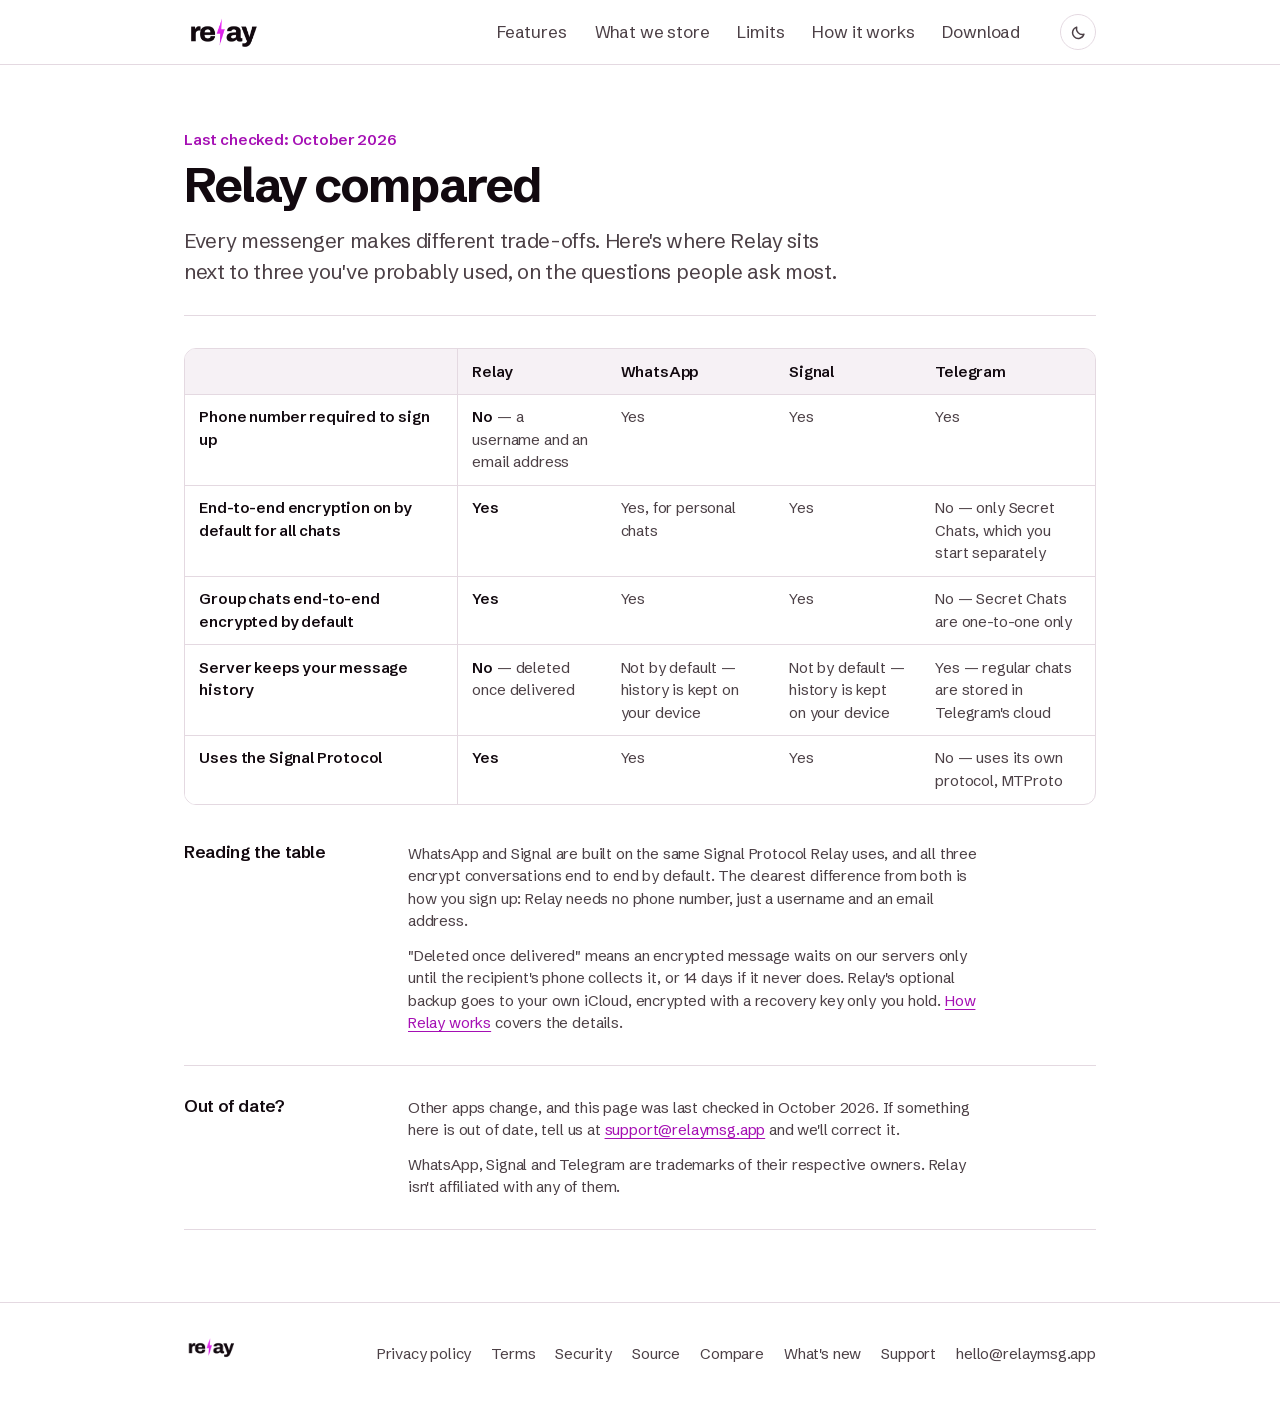
<file: compare.html>
<!doctype html>
<html lang="en">
<head>
<meta charset="utf-8">
<meta name="viewport" content="width=device-width, initial-scale=1">
<title>Relay — Relay compared</title>
<meta name="description" content="How Relay compares with WhatsApp, Signal and Telegram on phone numbers, default encryption, group chats and server-side history.">
<link rel="icon" href="favicon.svg" type="image/svg+xml">
<link rel="canonical" href="https://relaymsg.app/compare">
<meta property="og:type" content="website">
<meta property="og:site_name" content="Relay">
<meta property="og:title" content="Relay — Relay compared">
<meta property="og:description" content="How Relay compares with WhatsApp, Signal and Telegram on phone numbers, default encryption, group chats and server-side history.">
<meta property="og:url" content="https://relaymsg.app/compare">
<meta property="og:image" content="https://relaymsg.app/og.png">
<meta property="og:image:width" content="1200">
<meta property="og:image:height" content="630">
<meta name="twitter:card" content="summary_large_image">
<meta name="theme-color" content="#FFFFFF" media="(prefers-color-scheme: light)">
<meta name="theme-color" content="#12090F" media="(prefers-color-scheme: dark)">
<link rel="preload" href="fonts/schibsted-grotesk-latin.woff2" as="font" type="font/woff2" crossorigin>
<link rel="stylesheet" href="styles.css">
<script>
/* Applied before first paint so a stored choice never flashes the other theme. */
(function () {
  try {
    var t = localStorage.getItem("relay-theme");
    if (t === "dark" || t === "light") document.documentElement.setAttribute("data-theme", t);
  } catch (e) {}
})();
</script>
</head>
<body>

<a class="skip" href="#main">Skip to content</a>

<header class="nav">
  <div class="shell nav-inner">
    <a class="brand" href="/">
      <img class="logo-on-light" src="images/relay-logo-dark-ink.png" alt="Relay" width="280" height="128">
      <img class="logo-on-dark" src="images/relay-logo-light-ink.png" alt="Relay" width="280" height="128">
    </a>
    <nav class="nav-links" aria-label="Primary">
      <a href="/#features">Features</a>
      <a href="/#storage">What we store</a>
      <a href="/#limits">Limits</a>
      <a href="/security">How it works</a>
      <a href="/download">Download</a>
    </nav>
    <button class="theme-toggle" type="button" id="theme-toggle" aria-label="Switch theme">
      <svg class="i-light" width="15" height="15" viewBox="0 0 16 16" fill="none" aria-hidden="true">
        <circle cx="8" cy="8" r="3.1" stroke="currentColor" stroke-width="1.5"/>
        <path d="M8 1v1.6M8 13.4V15M15 8h-1.6M2.6 8H1M12.95 3.05l-1.13 1.13M4.18 11.82l-1.13 1.13M12.95 12.95l-1.13-1.13M4.18 4.18L3.05 3.05"
              stroke="currentColor" stroke-width="1.5" stroke-linecap="round"/>
      </svg>
      <svg class="i-dark" width="15" height="15" viewBox="0 0 16 16" fill="none" aria-hidden="true">
        <path d="M13.8 9.9A6.2 6.2 0 0 1 6.1 2.2a6.2 6.2 0 1 0 7.7 7.7Z"
              stroke="currentColor" stroke-width="1.5" stroke-linejoin="round"/>
      </svg>
    </button>
  </div>
</header>

<main id="main" class="shell doc">

  <div class="doc-head">
    <p class="lbl">Last checked: October 2026</p>
    <h1>Relay compared</h1>
    <p class="doc-lede">
      Every messenger makes different trade-offs. Here's where Relay sits next to three you've
      probably used, on the questions people ask most.
    </p>
  </div>

  <div class="table-wrap table-wide">
    <table class="table compare">
      <thead>
        <tr>
          <th scope="col"><span class="skip">Question</span></th>
          <th scope="col">Relay</th>
          <th scope="col">WhatsApp</th>
          <th scope="col">Signal</th>
          <th scope="col">Telegram</th>
        </tr>
      </thead>
      <tbody>
        <tr>
          <th scope="row">Phone number required to sign up</th>
          <td><b>No</b> — a username and an email address</td>
          <td>Yes</td>
          <td>Yes</td>
          <td>Yes</td>
        </tr>
        <tr>
          <th scope="row">End-to-end encryption on by default for all chats</th>
          <td><b>Yes</b></td>
          <td>Yes, for personal chats</td>
          <td>Yes</td>
          <td>No — only Secret Chats, which you start separately</td>
        </tr>
        <tr>
          <th scope="row">Group chats end-to-end encrypted by default</th>
          <td><b>Yes</b></td>
          <td>Yes</td>
          <td>Yes</td>
          <td>No — Secret Chats are one-to-one only</td>
        </tr>
        <tr>
          <th scope="row">Server keeps your message history</th>
          <td><b>No</b> — deleted once delivered</td>
          <td>Not by default — history is kept on your device</td>
          <td>Not by default — history is kept on your device</td>
          <td>Yes — regular chats are stored in Telegram's cloud</td>
        </tr>
        <tr>
          <th scope="row">Uses the Signal Protocol</th>
          <td><b>Yes</b></td>
          <td>Yes</td>
          <td>Yes</td>
          <td>No — uses its own protocol, MTProto</td>
        </tr>
      </tbody>
    </table>
  </div>

  <section class="doc-section">
    <h2>Reading the table</h2>
    <div>
      <p>
        WhatsApp and Signal are built on the same Signal Protocol Relay uses, and all three encrypt
        conversations end to end by default. The clearest difference from both is how you sign up:
        Relay needs no phone number, just a username and an email address.
      </p>
      <p>
        "Deleted once delivered" means an encrypted message waits on our servers only until the
        recipient's phone collects it, or 14 days if it never does. Relay's optional backup goes to
        your own iCloud, encrypted with a recovery key only you hold.
        <a href="/security">How Relay works</a> covers the details.
      </p>
    </div>
  </section>

  <section class="doc-section">
    <h2>Out of date?</h2>
    <div>
      <p>
        Other apps change, and this page was last checked in October 2026. If something here is
        out of date, tell us at <a href="mailto:support@relaymsg.app">support@relaymsg.app</a> and
        we'll correct it.
      </p>
      <p>
        WhatsApp, Signal and Telegram are trademarks of their respective owners. Relay isn't
        affiliated with any of them.
      </p>
    </div>
  </section>

</main>

<footer class="foot">
  <div class="shell foot-inner">
    <p class="foot-brand">
      <img class="logo-on-light" src="images/relay-logo-dark-ink.png" alt="Relay" width="280" height="128">
      <img class="logo-on-dark" src="images/relay-logo-light-ink.png" alt="Relay" width="280" height="128">
    </p>
    <nav class="foot-links" aria-label="Footer">
      <a href="/privacy">Privacy policy</a>
      <a href="/terms">Terms</a>
      <a href="/security">Security</a>
      <a href="/source">Source</a>
      <a href="/compare" aria-current="page">Compare</a>
      <a href="/changelog">What's new</a>
      <a href="/support">Support</a>
      <a href="mailto:hello@relaymsg.app">hello@relaymsg.app</a>
    </nav>
  </div>
</footer>

<script src="site.js"></script>
</body>
</html>
</file>
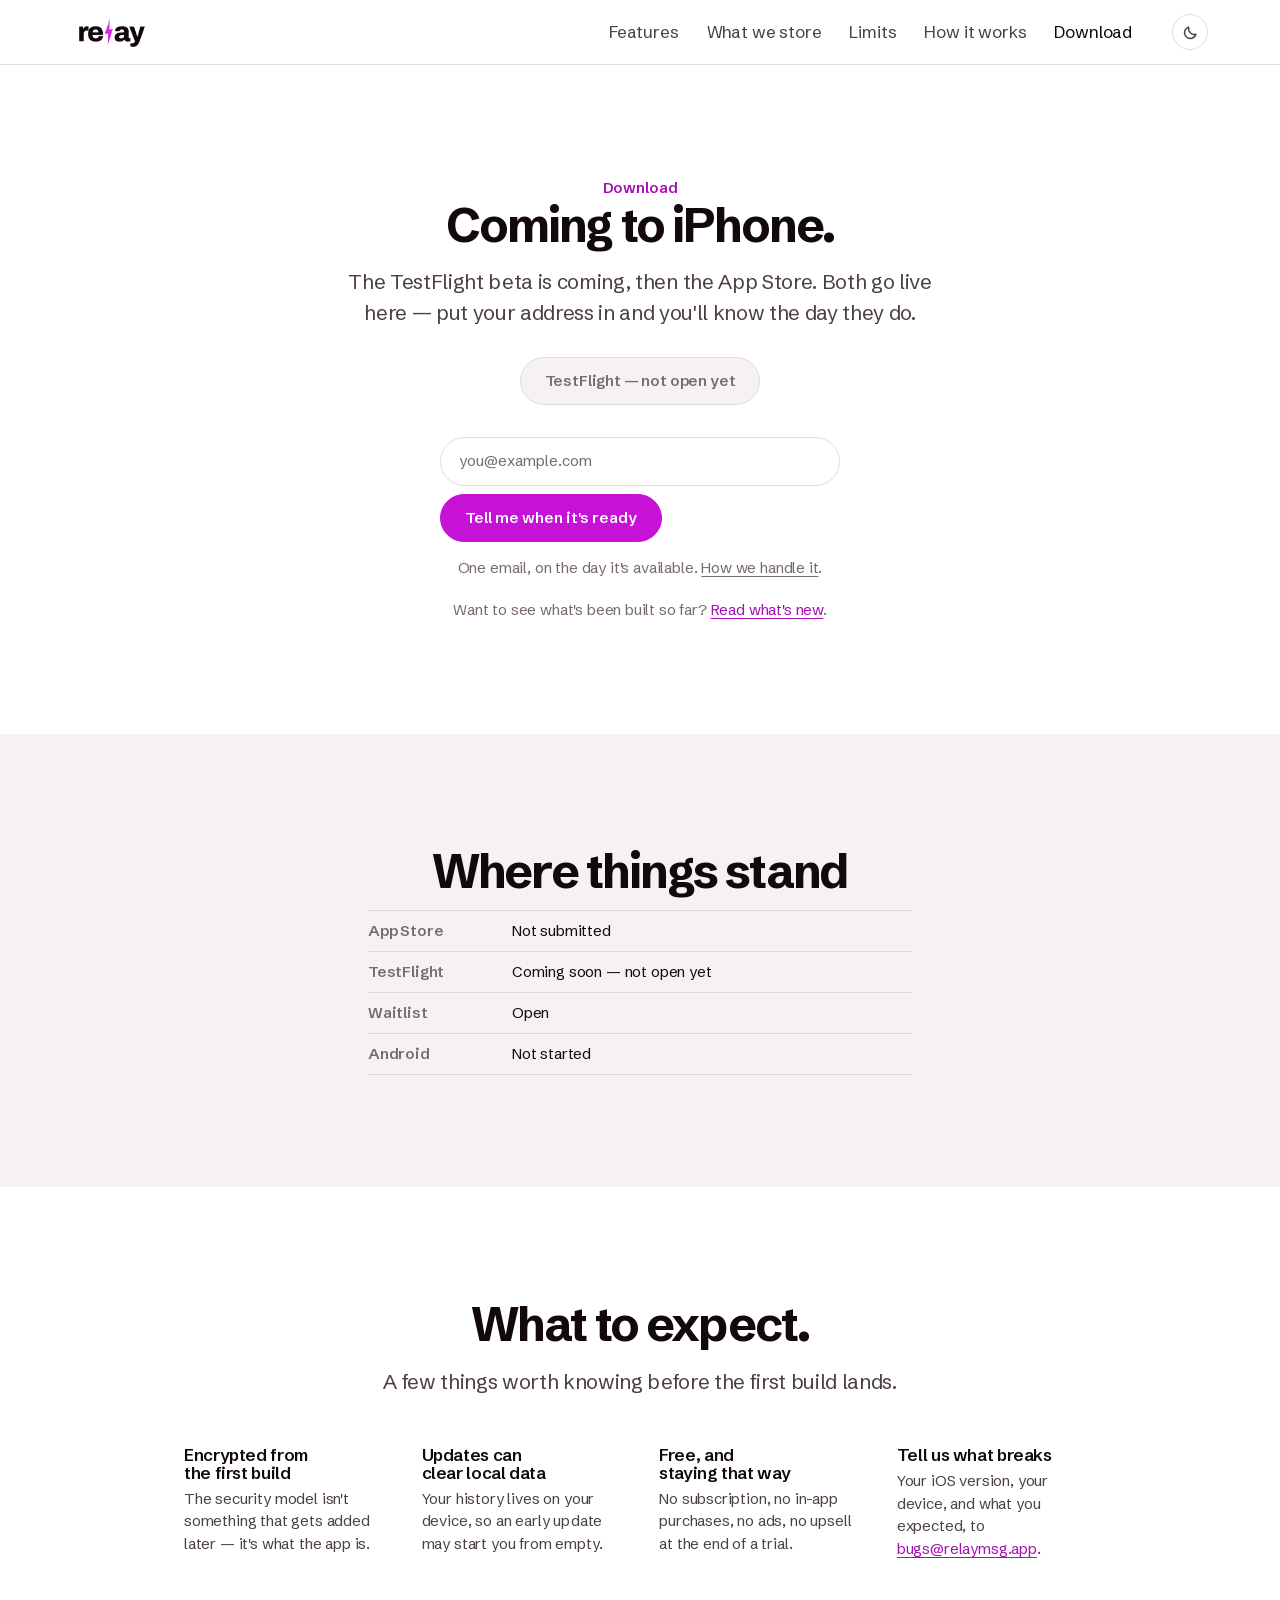
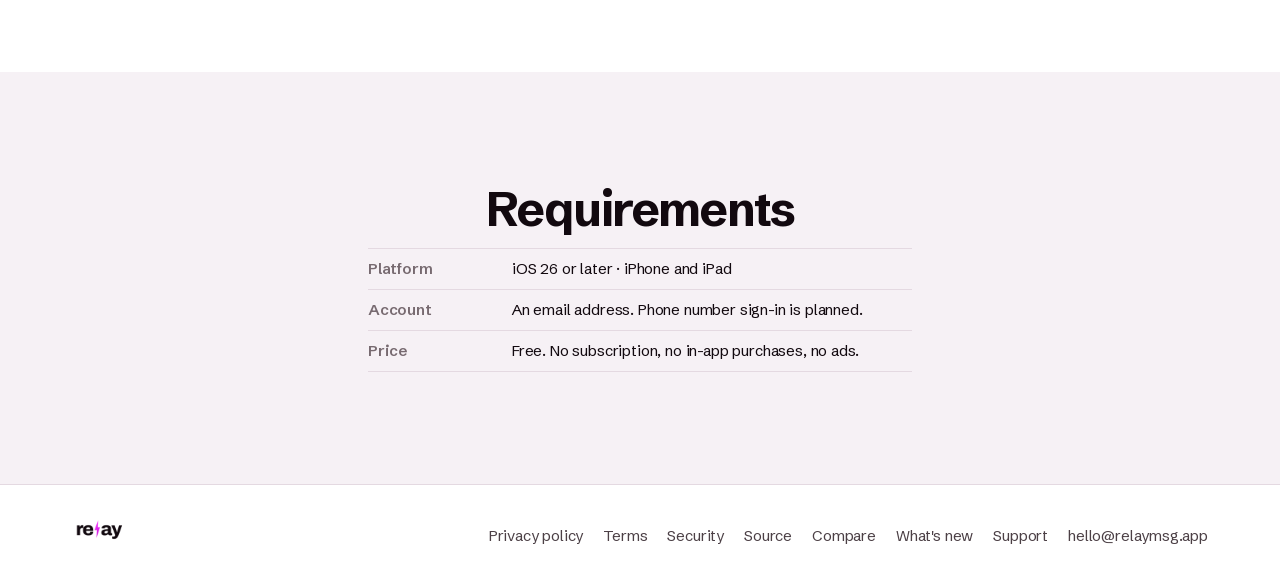
<file: download.html>
<!doctype html>
<html lang="en">
<head>
<meta charset="utf-8">
<meta name="viewport" content="width=device-width, initial-scale=1">
<title>Relay — Download</title>
<meta name="description" content="Relay isn't released yet. When the TestFlight beta opens and the App Store listing goes live, this is where the links will be.">
<link rel="icon" href="favicon.svg" type="image/svg+xml">
<link rel="canonical" href="https://relaymsg.app/download">
<meta property="og:type" content="website">
<meta property="og:site_name" content="Relay">
<meta property="og:title" content="Relay — Download">
<meta property="og:description" content="Relay isn't released yet. When the TestFlight beta opens and the App Store listing goes live, this is where the links will be.">
<meta property="og:url" content="https://relaymsg.app/download">
<meta property="og:image" content="https://relaymsg.app/og.png">
<meta property="og:image:width" content="1200">
<meta property="og:image:height" content="630">
<meta name="twitter:card" content="summary_large_image">
<meta name="theme-color" content="#FFFFFF" media="(prefers-color-scheme: light)">
<meta name="theme-color" content="#12090F" media="(prefers-color-scheme: dark)">
<link rel="preload" href="fonts/schibsted-grotesk-latin.woff2" as="font" type="font/woff2" crossorigin>
<link rel="stylesheet" href="styles.css">
<script>
/* Applied before first paint so a stored choice never flashes the other theme. */
(function () {
  try {
    var t = localStorage.getItem("relay-theme");
    if (t === "dark" || t === "light") document.documentElement.setAttribute("data-theme", t);
  } catch (e) {}
})();
</script>
</head>
<body>

<a class="skip" href="#main">Skip to content</a>

<header class="nav">
  <div class="shell wide nav-inner">
    <a class="brand" href="/">
      <img class="logo-on-light" src="images/relay-logo-dark-ink.png" alt="Relay" width="280" height="128">
      <img class="logo-on-dark" src="images/relay-logo-light-ink.png" alt="Relay" width="280" height="128">
    </a>
    <nav class="nav-links" aria-label="Primary">
      <a href="/#features">Features</a>
      <a href="/#storage">What we store</a>
      <a href="/#limits">Limits</a>
      <a href="/security">How it works</a>
      <a href="/download" aria-current="page">Download</a>
    </nav>
    <button class="theme-toggle" type="button" id="theme-toggle" aria-label="Switch theme">
      <svg class="i-light" width="15" height="15" viewBox="0 0 16 16" fill="none" aria-hidden="true">
        <circle cx="8" cy="8" r="3.1" stroke="currentColor" stroke-width="1.5"/>
        <path d="M8 1v1.6M8 13.4V15M15 8h-1.6M2.6 8H1M12.95 3.05l-1.13 1.13M4.18 11.82l-1.13 1.13M12.95 12.95l-1.13-1.13M4.18 4.18L3.05 3.05"
              stroke="currentColor" stroke-width="1.5" stroke-linecap="round"/>
      </svg>
      <svg class="i-dark" width="15" height="15" viewBox="0 0 16 16" fill="none" aria-hidden="true">
        <path d="M13.8 9.9A6.2 6.2 0 0 1 6.1 2.2a6.2 6.2 0 1 0 7.7 7.7Z"
              stroke="currentColor" stroke-width="1.5" stroke-linejoin="round"/>
      </svg>
    </button>
  </div>
</header>

<main id="main">

  <section class="band">
    <div class="shell mid">
      <p class="eyebrow">Download</p>
      <h1>Coming to iPhone.</h1>
      <p class="sub">
        The TestFlight beta is coming, then the App Store. Both go live here — put your address
        in and you'll know the day they do.
      </p>

      <!-- WHEN THE BETA OPENS: delete the <p class="btn-off"> below and put this in its place —
           <a class="btn" href="https://testflight.apple.com/join/XXXXXXXX">Join the TestFlight beta</a>
           Then update the "TestFlight" row in the table underneath. -->
      <p class="btn-off">TestFlight — not open yet</p>

      <form class="signup" id="waitlist" novalidate>
        <div class="field-row">
          <label class="skip" for="email">Email address</label>
          <input type="email" id="email" name="email" placeholder="you@example.com" autocomplete="email" required>
          <button class="btn" type="submit">Tell me when it's ready</button>
        </div>
        <p class="form-status" id="waitlist-status" role="status" aria-live="polite"></p>
        <p class="signup-note">One email, on the day it's available. <a href="/privacy">How we handle it</a>.</p>
      </form>
      <p class="status-note">Want to see what's been built so far? <a href="/changelog">Read what's new</a>.</p>
    </div>
  </section>

  <section class="band grey">
    <div class="shell">
      <div class="mid">
        <h2>Where things stand</h2>
      </div>
      <dl class="kv" style="max-width:34rem;margin-inline:auto">
        <div><dt>App Store</dt><dd>Not submitted</dd></div>
        <div><dt>TestFlight</dt><dd>Coming soon — not open yet</dd></div>
        <div><dt>Waitlist</dt><dd>Open</dd></div>
        <div><dt>Android</dt><dd>Not started</dd></div>
      </dl>
    </div>
  </section>

  <section class="band">
    <div class="shell">
      <div class="mid">
        <h2>What to expect.</h2>
        <p class="sub">A few things worth knowing before the first build lands.</p>
      </div>
      <div class="points">
        <div class="point">
          <h3>Encrypted from the first build</h3>
          <p>The security model isn't something that gets added later — it's what the app is.</p>
        </div>
        <div class="point">
          <h3>Updates can clear local data</h3>
          <p>Your history lives on your device, so an early update may start you from empty.</p>
        </div>
        <div class="point">
          <h3>Free, and staying that way</h3>
          <p>No subscription, no in-app purchases, no ads, no upsell at the end of a trial.</p>
        </div>
        <div class="point">
          <h3>Tell us what breaks</h3>
          <p>Your iOS version, your device, and what you expected, to <a href="mailto:bugs@relaymsg.app">bugs@relaymsg.app</a>.</p>
        </div>
      </div>
    </div>
  </section>

  <section class="band grey">
    <div class="shell">
      <div class="mid">
        <h2>Requirements</h2>
      </div>
      <dl class="kv" style="max-width:34rem;margin-inline:auto">
        <div><dt>Platform</dt><dd>iOS 26 or later · iPhone and iPad</dd></div>
        <div><dt>Account</dt><dd>An email address. Phone number sign-in is planned.</dd></div>
        <div><dt>Price</dt><dd>Free. No subscription, no in-app purchases, no ads.</dd></div>
      </dl>
    </div>
  </section>

</main>

<footer class="foot">
  <div class="shell wide foot-inner">
    <p class="foot-brand">
      <img class="logo-on-light" src="images/relay-logo-dark-ink.png" alt="Relay" width="280" height="128">
      <img class="logo-on-dark" src="images/relay-logo-light-ink.png" alt="Relay" width="280" height="128">
    </p>
    <nav class="foot-links" aria-label="Footer">
      <a href="/privacy">Privacy policy</a>
      <a href="/terms">Terms</a>
      <a href="/security">Security</a>
      <a href="/source">Source</a>
      <a href="/compare">Compare</a>
      <a href="/changelog">What's new</a>
      <a href="/support">Support</a>
      <a href="mailto:hello@relaymsg.app">hello@relaymsg.app</a>
    </nav>
  </div>
</footer>

<script src="site.js"></script>
</body>
</html>
</file>
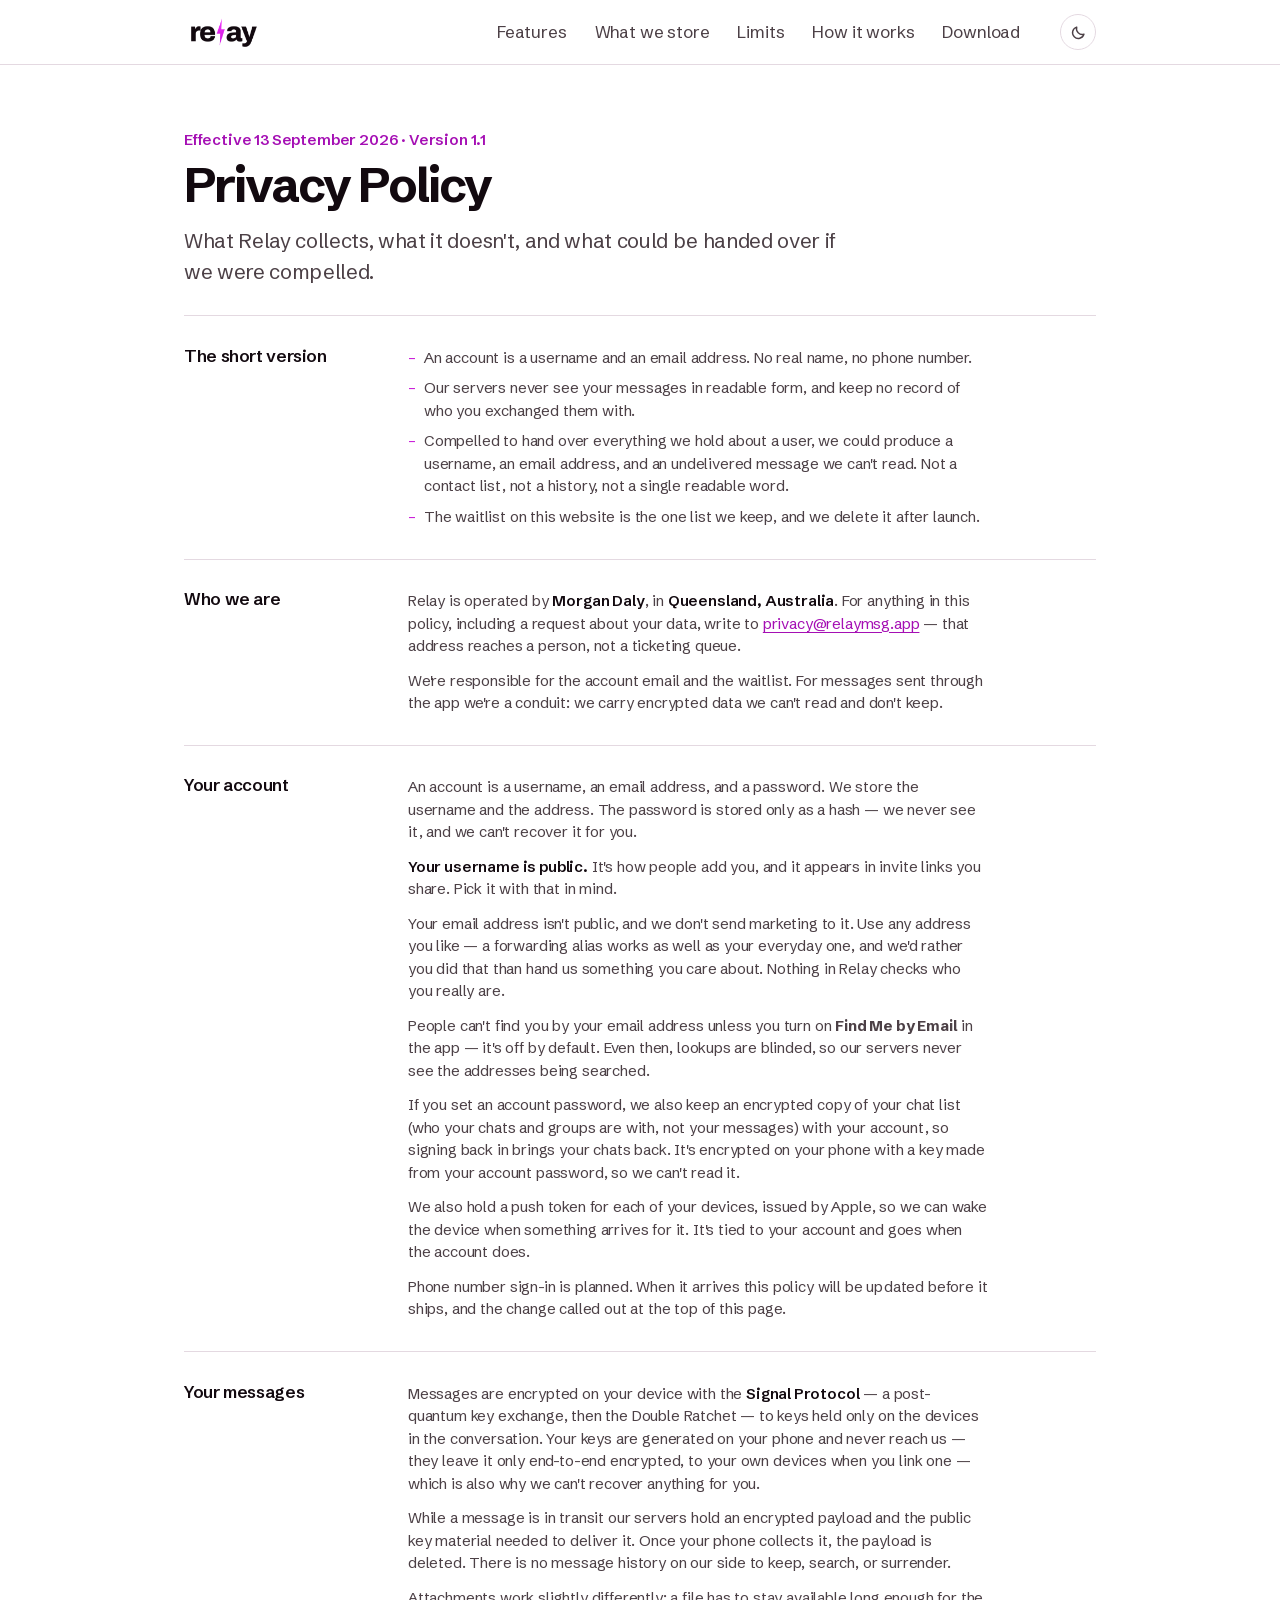
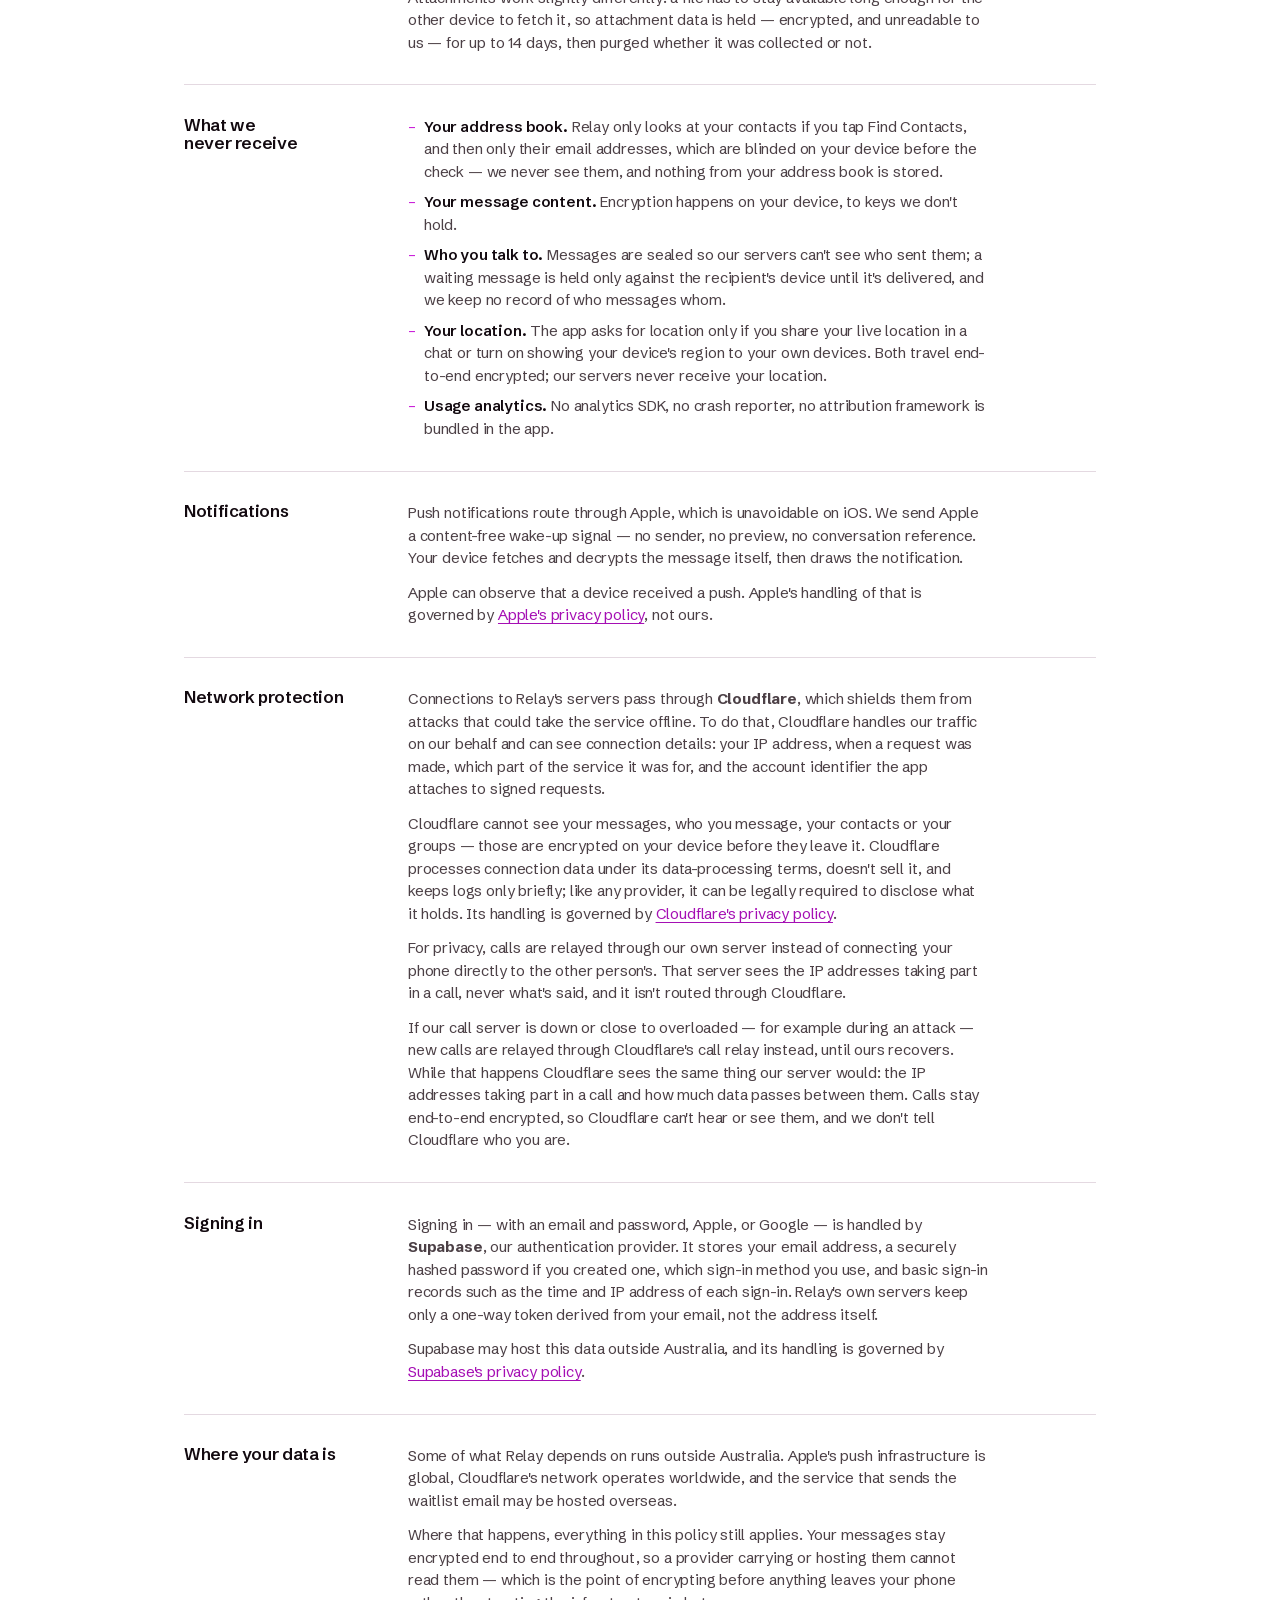
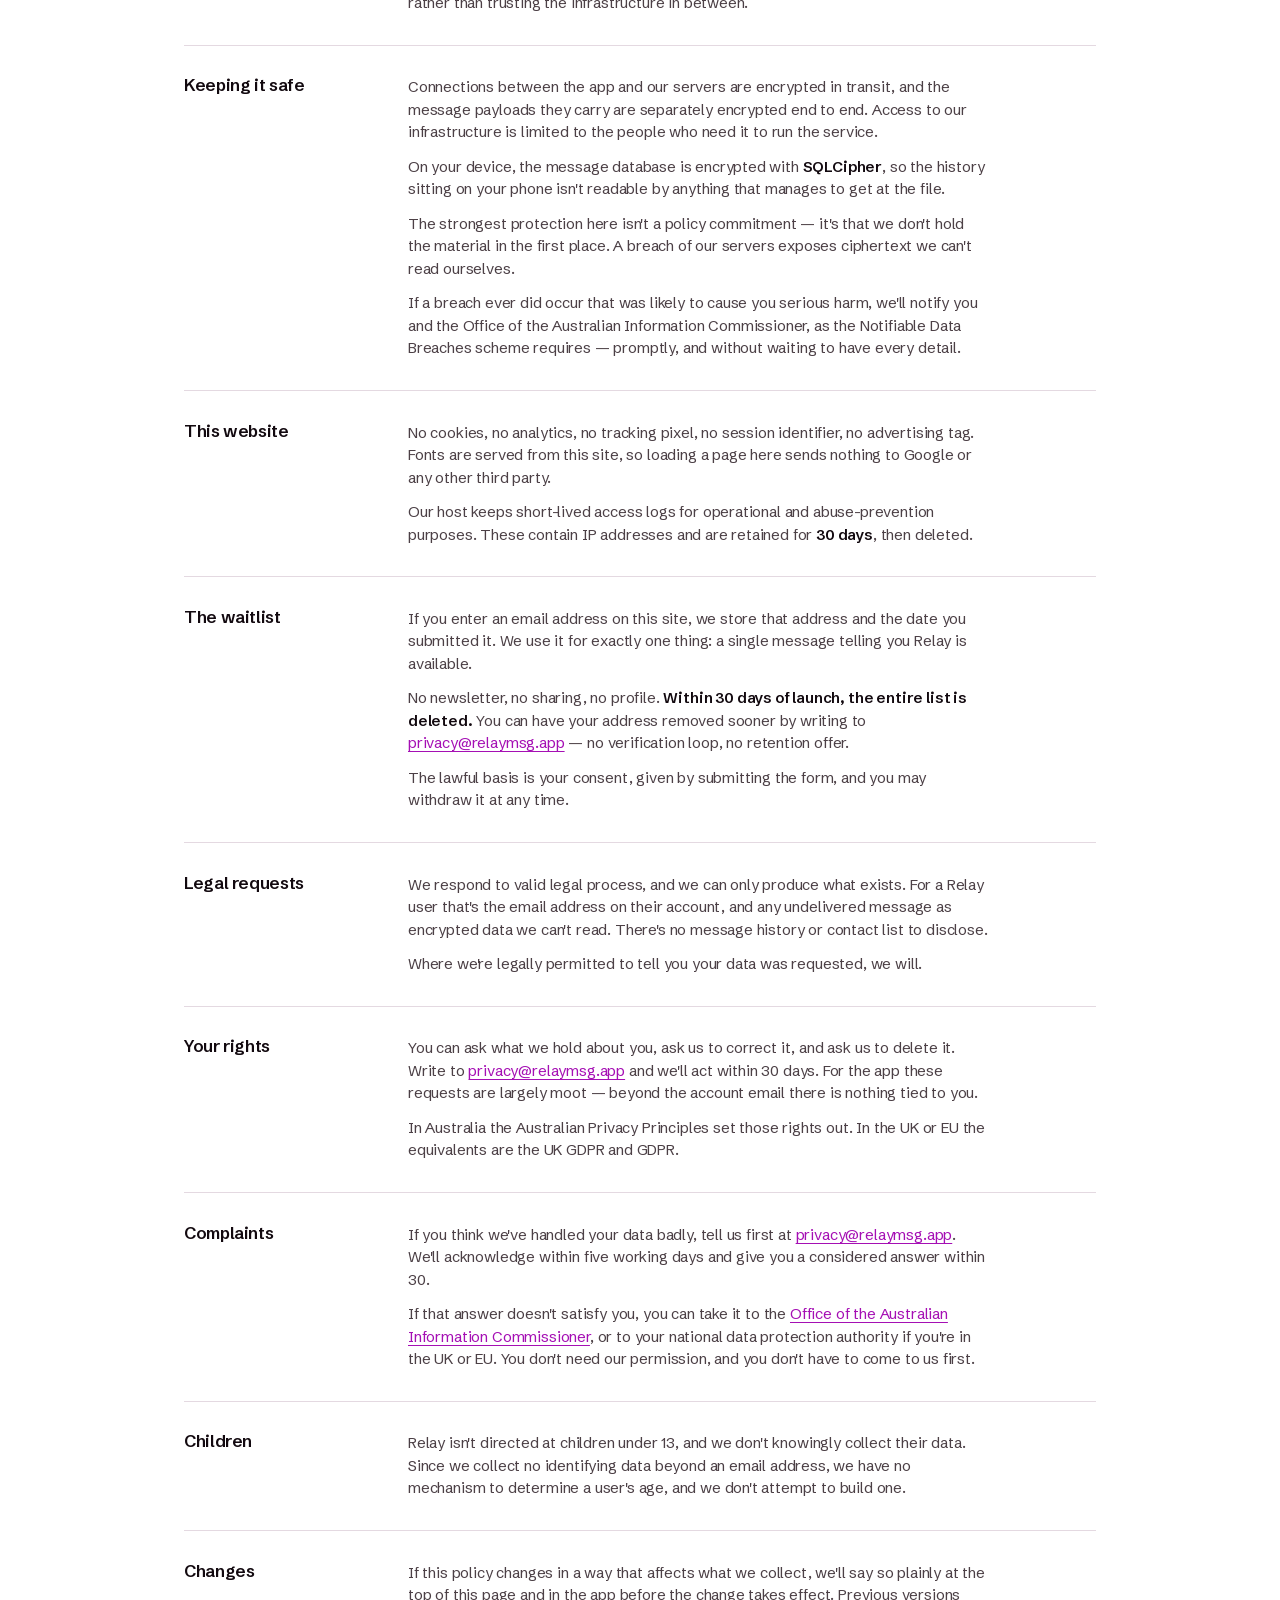
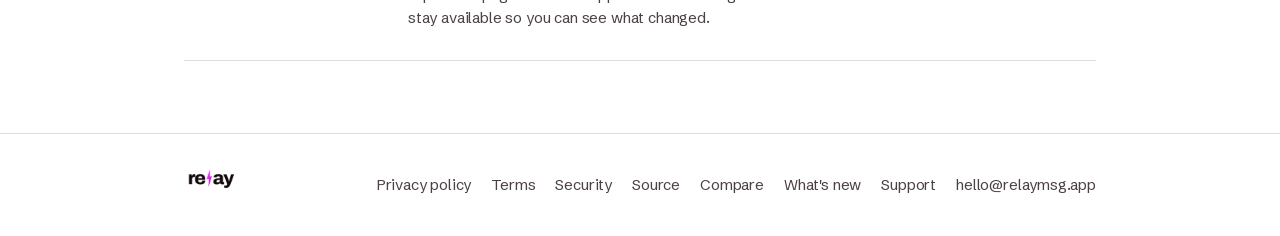
<file: privacy.html>
<!doctype html>
<html lang="en">
<head>
<meta charset="utf-8">
<meta name="viewport" content="width=device-width, initial-scale=1">
<title>Relay — Privacy Policy</title>
<meta name="description" content="What Relay collects, what it doesn't, and what we could hand over if compelled. Written to be read, not to be survived.">
<link rel="icon" href="favicon.svg" type="image/svg+xml">
<link rel="canonical" href="https://relaymsg.app/privacy">
<meta property="og:type" content="website">
<meta property="og:site_name" content="Relay">
<meta property="og:title" content="Relay — Privacy Policy">
<meta property="og:description" content="What Relay collects, what it doesn't, and what we could hand over if compelled. Written to be read, not to be survived.">
<meta property="og:url" content="https://relaymsg.app/privacy">
<meta property="og:image" content="https://relaymsg.app/og.png">
<meta property="og:image:width" content="1200">
<meta property="og:image:height" content="630">
<meta name="twitter:card" content="summary_large_image">
<meta name="theme-color" content="#FFFFFF" media="(prefers-color-scheme: light)">
<meta name="theme-color" content="#12090F" media="(prefers-color-scheme: dark)">
<link rel="preload" href="fonts/schibsted-grotesk-latin.woff2" as="font" type="font/woff2" crossorigin>
<link rel="stylesheet" href="styles.css">
<script>
/* Applied before first paint so a stored choice never flashes the other theme. */
(function () {
  try {
    var t = localStorage.getItem("relay-theme");
    if (t === "dark" || t === "light") document.documentElement.setAttribute("data-theme", t);
  } catch (e) {}
})();
</script>
</head>
<body>

<a class="skip" href="#main">Skip to content</a>

<header class="nav">
  <div class="shell nav-inner">
    <a class="brand" href="/">
      <img class="logo-on-light" src="images/relay-logo-dark-ink.png" alt="Relay" width="280" height="128">
      <img class="logo-on-dark" src="images/relay-logo-light-ink.png" alt="Relay" width="280" height="128">
    </a>
    <nav class="nav-links" aria-label="Primary">
      <a href="/#features">Features</a>
      <a href="/#storage">What we store</a>
      <a href="/#limits">Limits</a>
      <a href="/security">How it works</a>
      <a href="/download">Download</a>
    </nav>
    <button class="theme-toggle" type="button" id="theme-toggle" aria-label="Switch theme">
      <svg class="i-light" width="15" height="15" viewBox="0 0 16 16" fill="none" aria-hidden="true">
        <circle cx="8" cy="8" r="3.1" stroke="currentColor" stroke-width="1.5"/>
        <path d="M8 1v1.6M8 13.4V15M15 8h-1.6M2.6 8H1M12.95 3.05l-1.13 1.13M4.18 11.82l-1.13 1.13M12.95 12.95l-1.13-1.13M4.18 4.18L3.05 3.05"
              stroke="currentColor" stroke-width="1.5" stroke-linecap="round"/>
      </svg>
      <svg class="i-dark" width="15" height="15" viewBox="0 0 16 16" fill="none" aria-hidden="true">
        <path d="M13.8 9.9A6.2 6.2 0 0 1 6.1 2.2a6.2 6.2 0 1 0 7.7 7.7Z"
              stroke="currentColor" stroke-width="1.5" stroke-linejoin="round"/>
      </svg>
    </button>
  </div>
</header>

<main id="main" class="shell doc">

  <div class="doc-head">
    <p class="lbl">Effective 13 September 2026 · Version 1.1</p>
    <h1>Privacy Policy</h1>
    <p class="doc-lede">
      What Relay collects, what it doesn't, and what could be handed over if we were compelled.
    </p>
  </div>

  <section class="doc-section">
    <h2>The short version</h2>
    <div>
      <ul class="doc-list">
        <li>An account is a username and an email address. No real name, no phone number.</li>
        <li>Our servers never see your messages in readable form, and keep no record of who you exchanged them with.</li>
        <li>Compelled to hand over everything we hold about a user, we could produce a username, an email address, and an undelivered message we can't read. Not a contact list, not a history, not a single readable word.</li>
        <li>The waitlist on this website is the one list we keep, and we delete it after launch.</li>
      </ul>
    </div>
  </section>

  <section class="doc-section">
    <h2>Who we are</h2>
    <div>
      <p>
        Relay is operated by <strong>Morgan Daly</strong>, in <strong>Queensland, Australia</strong>.
        For anything in this policy, including a request about your data, write to
        <a href="mailto:privacy@relaymsg.app">privacy@relaymsg.app</a> — that address reaches a
        person, not a ticketing queue.
      </p>
      <p>
        We're responsible for the account email and the waitlist. For messages sent through the app
        we're a conduit: we carry encrypted data we can't read and don't keep.
      </p>
    </div>
  </section>

  <section class="doc-section">
    <h2>Your account</h2>
    <div>
      <p>
        An account is a username, an email address, and a password. We store the username and the
        address. The password is stored only as a hash — we never see it, and we can't recover it
        for you.
      </p>
      <p>
        <strong>Your username is public.</strong> It's how people add you, and it appears in
        invite links you share. Pick it with that in mind.
      </p>
      <p>
        Your email address isn't public, and we don't send marketing to it. Use any address you
        like — a forwarding alias works as well as your everyday one, and we'd rather you did that
        than hand us something you care about. Nothing in Relay checks who you really are.
      </p>
      <p>
        People can't find you by your email address unless you turn on <b>Find Me by Email</b>
        in the app — it's off by default. Even then, lookups are blinded, so our servers never see
        the addresses being searched.
      </p>
      <p>
        If you set an account password, we also keep an encrypted copy of your chat list
        (who your chats and groups are with, not your messages) with your account, so signing back
        in brings your chats back. It's encrypted on your phone with a key made from your account
        password, so we can't read it.
      </p>
      <p>
        We also hold a push token for each of your devices, issued by Apple, so we can wake the
        device when something arrives for it. It's tied to your account and goes when the account
        does.
      </p>
      <p>
        Phone number sign-in is planned. When it arrives this policy will be updated before it
        ships, and the change called out at the top of this page.
      </p>
    </div>
  </section>

  <section class="doc-section">
    <h2>Your messages</h2>
    <div>
      <p>
        Messages are encrypted on your device with the <strong>Signal Protocol</strong> — a
        post-quantum key exchange, then the Double Ratchet — to keys held only on the devices in
        the conversation. Your keys are generated on your phone and never reach us — they leave it only
        end-to-end encrypted, to your own devices when you link one — which is also why we
        can't recover anything for you.
      </p>
      <p>
        While a message is in transit our servers hold an encrypted payload and the public key
        material needed to deliver it. Once your phone collects it, the payload is deleted. There
        is no message history on our side to keep, search, or surrender.
      </p>
      <p>
        Attachments work slightly differently: a file has to stay available long enough for the
        other device to fetch it, so attachment data is held — encrypted, and unreadable to us —
        for up to 14 days, then purged whether it was collected or not.
      </p>
    </div>
  </section>

  <section class="doc-section">
    <h2>What we never receive</h2>
    <div>
      <ul class="doc-list">
        <li><b>Your address book.</b> Relay only looks at your contacts if you tap Find Contacts, and then only their email addresses, which are blinded on your device before the check — we never see them, and nothing from your address book is stored.</li>
        <li><b>Your message content.</b> Encryption happens on your device, to keys we don't hold.</li>
        <li><b>Who you talk to.</b> Messages are sealed so our servers can't see who sent them; a waiting message is held only against the recipient's device until it's delivered, and we keep no record of who messages whom.</li>
        <li><b>Your location.</b> The app asks for location only if you share your live location in a chat or turn on showing your device's region to your own devices. Both travel end-to-end encrypted; our servers never receive your location.</li>
        <li><b>Usage analytics.</b> No analytics SDK, no crash reporter, no attribution framework is bundled in the app.</li>
      </ul>
    </div>
  </section>

  <section class="doc-section">
    <h2>Notifications</h2>
    <div>
      <p>
        Push notifications route through Apple, which is unavoidable on iOS. We send Apple a
        content-free wake-up signal — no sender, no preview, no conversation reference. Your device
        fetches and decrypts the message itself, then draws the notification.
      </p>
      <p>
        Apple can observe that a device received a push. Apple's handling of that is governed by
        <a href="https://www.apple.com/legal/privacy/">Apple's privacy policy</a>, not ours.
      </p>
    </div>
  </section>

  <section class="doc-section">
    <h2>Network protection</h2>
    <div>
      <p>
        Connections to Relay's servers pass through <b>Cloudflare</b>, which shields them from
        attacks that could take the service offline. To do that, Cloudflare handles our traffic
        on our behalf and can see connection details: your IP address, when a request was made,
        which part of the service it was for, and the account identifier the app attaches to
        signed requests.
      </p>
      <p>
        Cloudflare cannot see your messages, who you message, your contacts or your groups —
        those are encrypted on your device before they leave it. Cloudflare processes connection
        data under its data-processing terms, doesn't sell it, and keeps logs only briefly; like
        any provider, it can be legally required to disclose what it holds. Its handling is
        governed by <a href="https://www.cloudflare.com/privacypolicy/">Cloudflare's privacy policy</a>.
      </p>
      <p>
        For privacy, calls are relayed through our own server instead of connecting your phone
        directly to the other person's. That server sees the IP addresses taking part in a call,
        never what's said, and it isn't routed through Cloudflare.
      </p>
      <p>
        If our call server is down or close to overloaded — for example during an attack — new
        calls are relayed through Cloudflare's call relay instead, until ours recovers. While that
        happens Cloudflare sees the same thing our server would: the IP addresses taking part in a
        call and how much data passes between them. Calls stay end-to-end encrypted, so Cloudflare
        can't hear or see them, and we don't tell Cloudflare who you are.
      </p>
    </div>
  </section>

  <section class="doc-section">
    <h2>Signing in</h2>
    <div>
      <p>
        Signing in — with an email and password, Apple, or Google — is handled by
        <b>Supabase</b>, our authentication provider. It stores your email address, a securely
        hashed password if you created one, which sign-in method you use, and basic sign-in
        records such as the time and IP address of each sign-in. Relay's own servers keep only a
        one-way token derived from your email, not the address itself.
      </p>
      <p>
        Supabase may host this data outside Australia, and its handling is governed by
        <a href="https://supabase.com/privacy">Supabase's privacy policy</a>.
      </p>
    </div>
  </section>

  <section class="doc-section">
    <h2>Where your data is</h2>
    <div>
      <p>
        Some of what Relay depends on runs outside Australia. Apple's push infrastructure is
        global, Cloudflare's network operates worldwide, and the service that sends the waitlist
        email may be hosted overseas.
      </p>
      <p>
        Where that happens, everything in this policy still applies. Your messages stay encrypted
        end to end throughout, so a provider carrying or hosting them cannot read them — which is
        the point of encrypting before anything leaves your phone rather than trusting the
        infrastructure in between.
      </p>
    </div>
  </section>

  <section class="doc-section">
    <h2>Keeping it safe</h2>
    <div>
      <p>
        Connections between the app and our servers are encrypted in transit, and the message
        payloads they carry are separately encrypted end to end. Access to our infrastructure is
        limited to the people who need it to run the service.
      </p>
      <p>
        On your device, the message database is encrypted with <strong>SQLCipher</strong>, so the
        history sitting on your phone isn't readable by anything that manages to get at the file.
      </p>
      <p>
        The strongest protection here isn't a policy commitment — it's that we don't hold the
        material in the first place. A breach of our servers exposes ciphertext we can't read
        ourselves.
      </p>
      <p>
        If a breach ever did occur that was likely to cause you serious harm, we'll notify you and
        the Office of the Australian Information Commissioner, as the Notifiable Data Breaches
        scheme requires — promptly, and without waiting to have every detail.
      </p>
    </div>
  </section>

  <section class="doc-section">
    <h2>This website</h2>
    <div>
      <p>
        No cookies, no analytics, no tracking pixel, no session identifier, no advertising tag.
        Fonts are served from this site, so loading a page here sends nothing to Google or any
        other third party.
      </p>
      <p>
        Our host keeps short-lived access logs for operational and abuse-prevention purposes.
        These contain IP addresses and are retained for <strong>30 days</strong>, then deleted.
      </p>
    </div>
  </section>

  <section class="doc-section">
    <h2>The waitlist</h2>
    <div>
      <p>
        If you enter an email address on this site, we store that address and the date you
        submitted it. We use it for exactly one thing: a single message telling you Relay is
        available.
      </p>
      <p>
        No newsletter, no sharing, no profile. <strong>Within 30 days of launch, the entire list is
        deleted.</strong> You can have your address removed sooner by writing to
        <a href="mailto:privacy@relaymsg.app">privacy@relaymsg.app</a> — no verification loop, no
        retention offer.
      </p>
      <p>
        The lawful basis is your consent, given by submitting the form, and you may withdraw it at
        any time.
      </p>
    </div>
  </section>

  <section class="doc-section">
    <h2>Legal requests</h2>
    <div>
      <p>
        We respond to valid legal process, and we can only produce what exists. For a Relay user
        that's the email address on their account, and any undelivered message as encrypted data we
        can't read. There's no message history or contact list to disclose.
      </p>
      <p>
        Where we're legally permitted to tell you your data was requested, we will.
      </p>
    </div>
  </section>

  <section class="doc-section">
    <h2>Your rights</h2>
    <div>
      <p>
        You can ask what we hold about you, ask us to correct it, and ask us to delete it. Write to
        <a href="mailto:privacy@relaymsg.app">privacy@relaymsg.app</a> and we'll act within 30
        days. For the app these requests are largely moot — beyond the account email there is
        nothing tied to you.
      </p>
      <p>
        In Australia the Australian Privacy Principles set those rights out. In the UK or EU the
        equivalents are the UK GDPR and GDPR.
      </p>
    </div>
  </section>

  <section class="doc-section">
    <h2>Complaints</h2>
    <div>
      <p>
        If you think we've handled your data badly, tell us first at
        <a href="mailto:privacy@relaymsg.app">privacy@relaymsg.app</a>. We'll acknowledge within
        five working days and give you a considered answer within 30.
      </p>
      <p>
        If that answer doesn't satisfy you, you can take it to the
        <a href="https://www.oaic.gov.au/">Office of the Australian Information Commissioner</a>,
        or to your national data protection authority if you're in the UK or EU. You don't need our
        permission, and you don't have to come to us first.
      </p>
    </div>
  </section>

  <section class="doc-section">
    <h2>Children</h2>
    <div>
      <p>
        Relay isn't directed at children under 13, and we don't knowingly collect their data. Since
        we collect no identifying data beyond an email address, we have no mechanism to determine a
        user's age, and we don't attempt to build one.
      </p>
    </div>
  </section>

  <section class="doc-section">
    <h2>Changes</h2>
    <div>
      <p>
        If this policy changes in a way that affects what we collect, we'll say so plainly at the
        top of this page and in the app before the change takes effect. Previous versions stay
        available so you can see what changed.
      </p>
    </div>
  </section>

</main>

<footer class="foot">
  <div class="shell foot-inner">
    <p class="foot-brand">
      <img class="logo-on-light" src="images/relay-logo-dark-ink.png" alt="Relay" width="280" height="128">
      <img class="logo-on-dark" src="images/relay-logo-light-ink.png" alt="Relay" width="280" height="128">
    </p>
    <nav class="foot-links" aria-label="Footer">
      <a href="/privacy" aria-current="page">Privacy policy</a>
      <a href="/terms">Terms</a>
      <a href="/security">Security</a>
      <a href="/source">Source</a>
      <a href="/compare">Compare</a>
      <a href="/changelog">What's new</a>
      <a href="/support">Support</a>
      <a href="mailto:hello@relaymsg.app">hello@relaymsg.app</a>
    </nav>
  </div>
</footer>

<script src="site.js"></script>
</body>
</html>
</file>
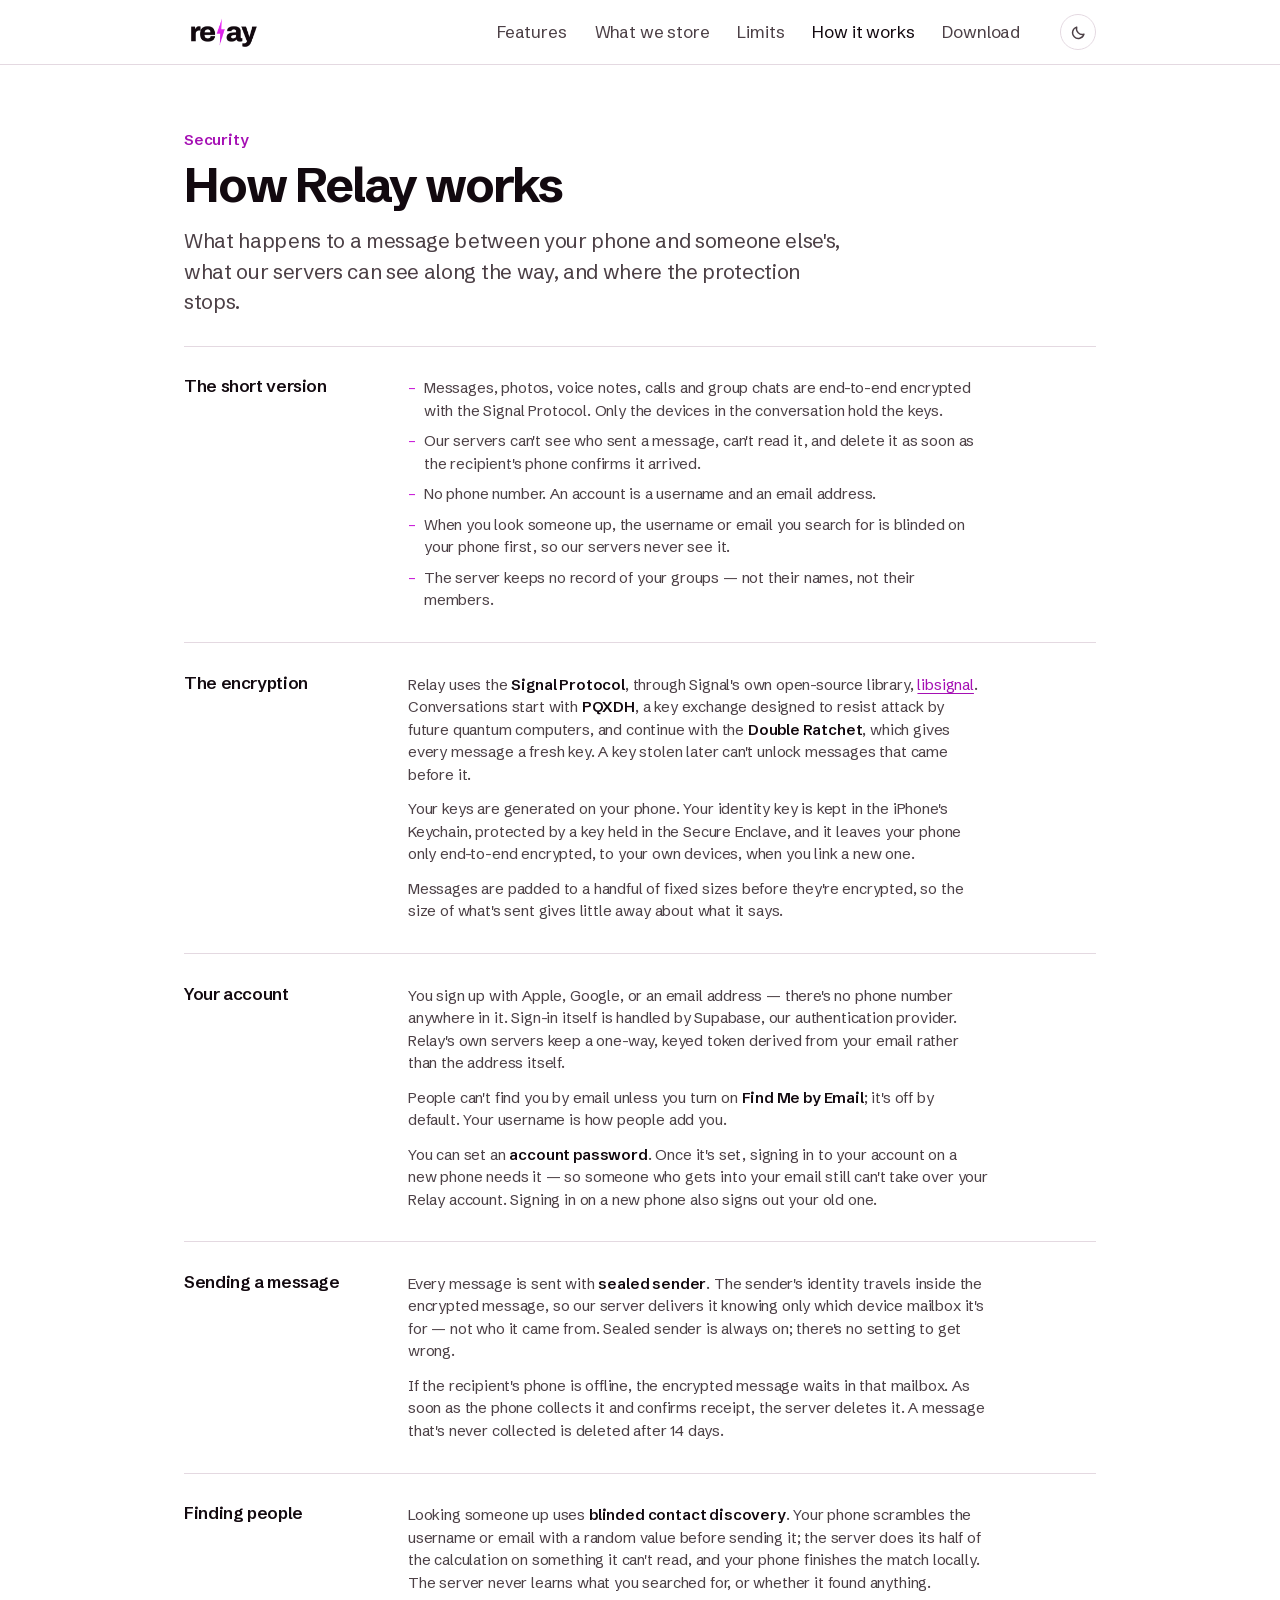
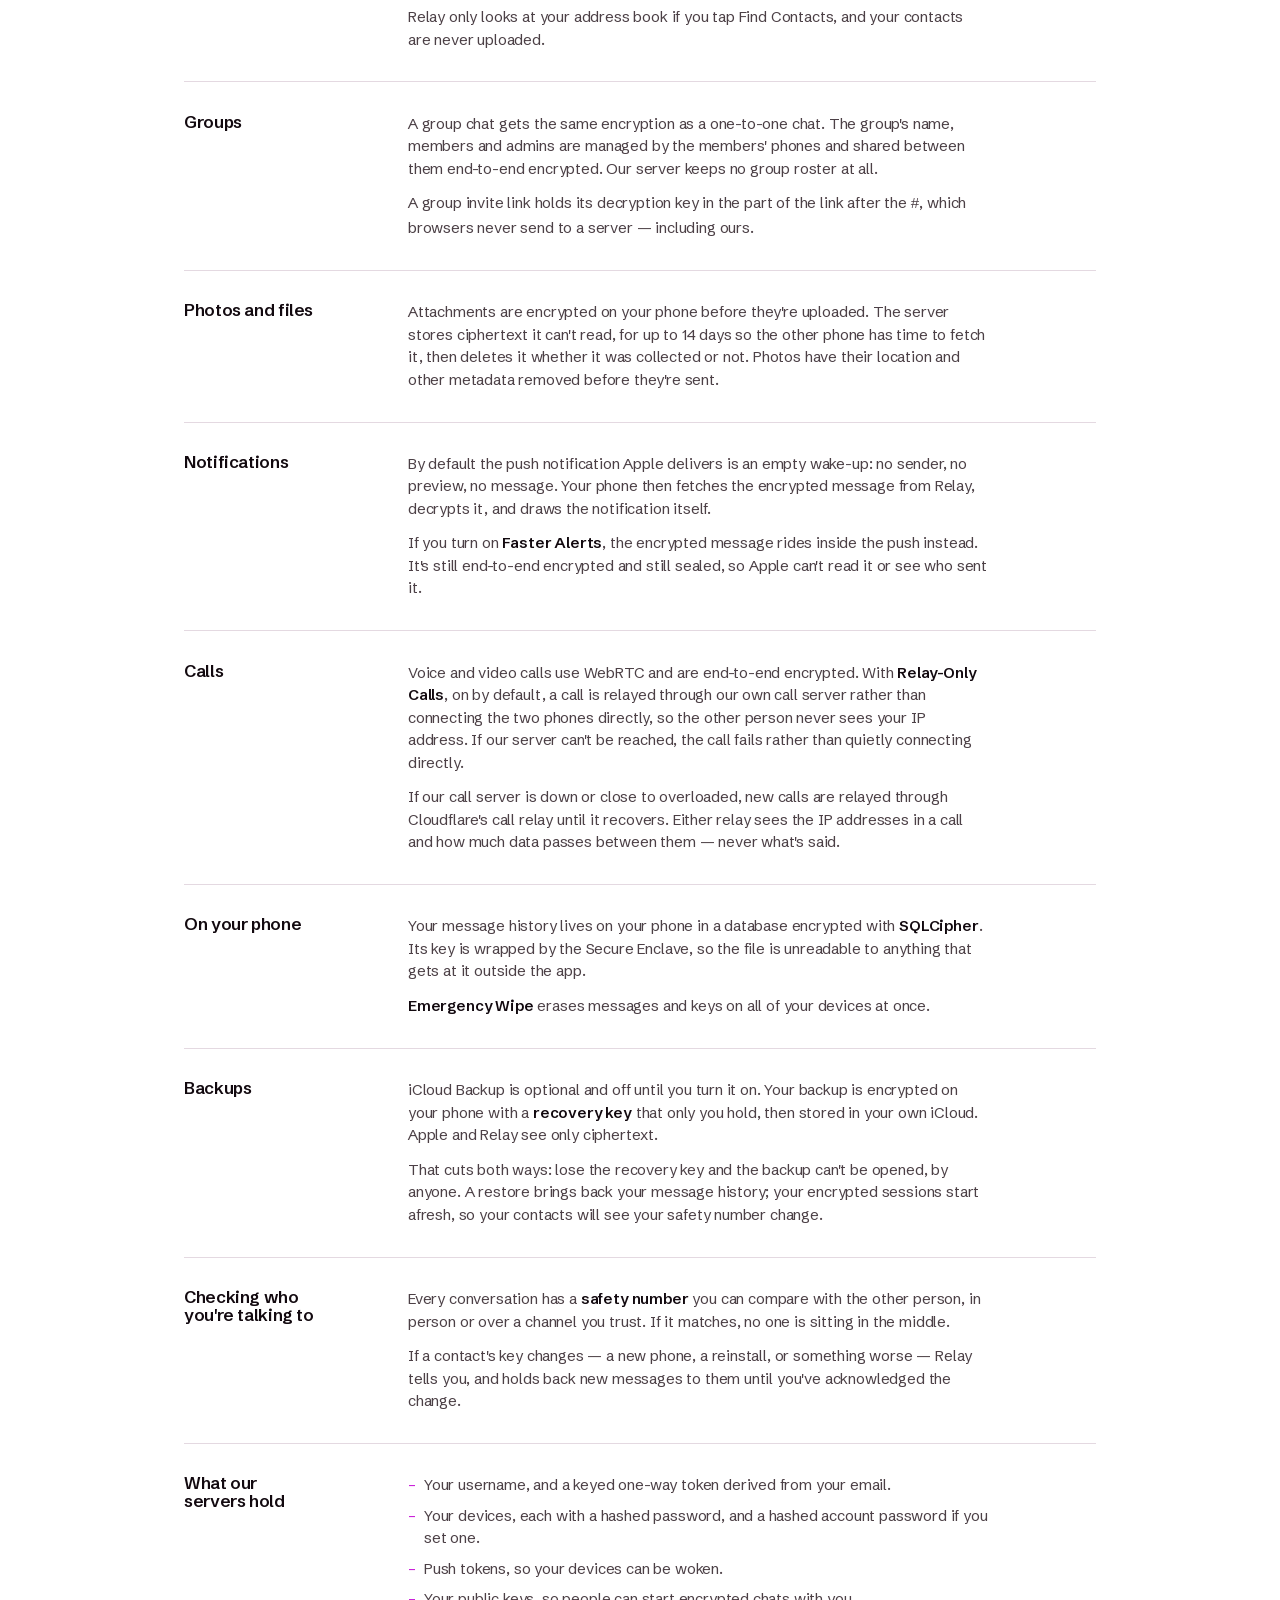
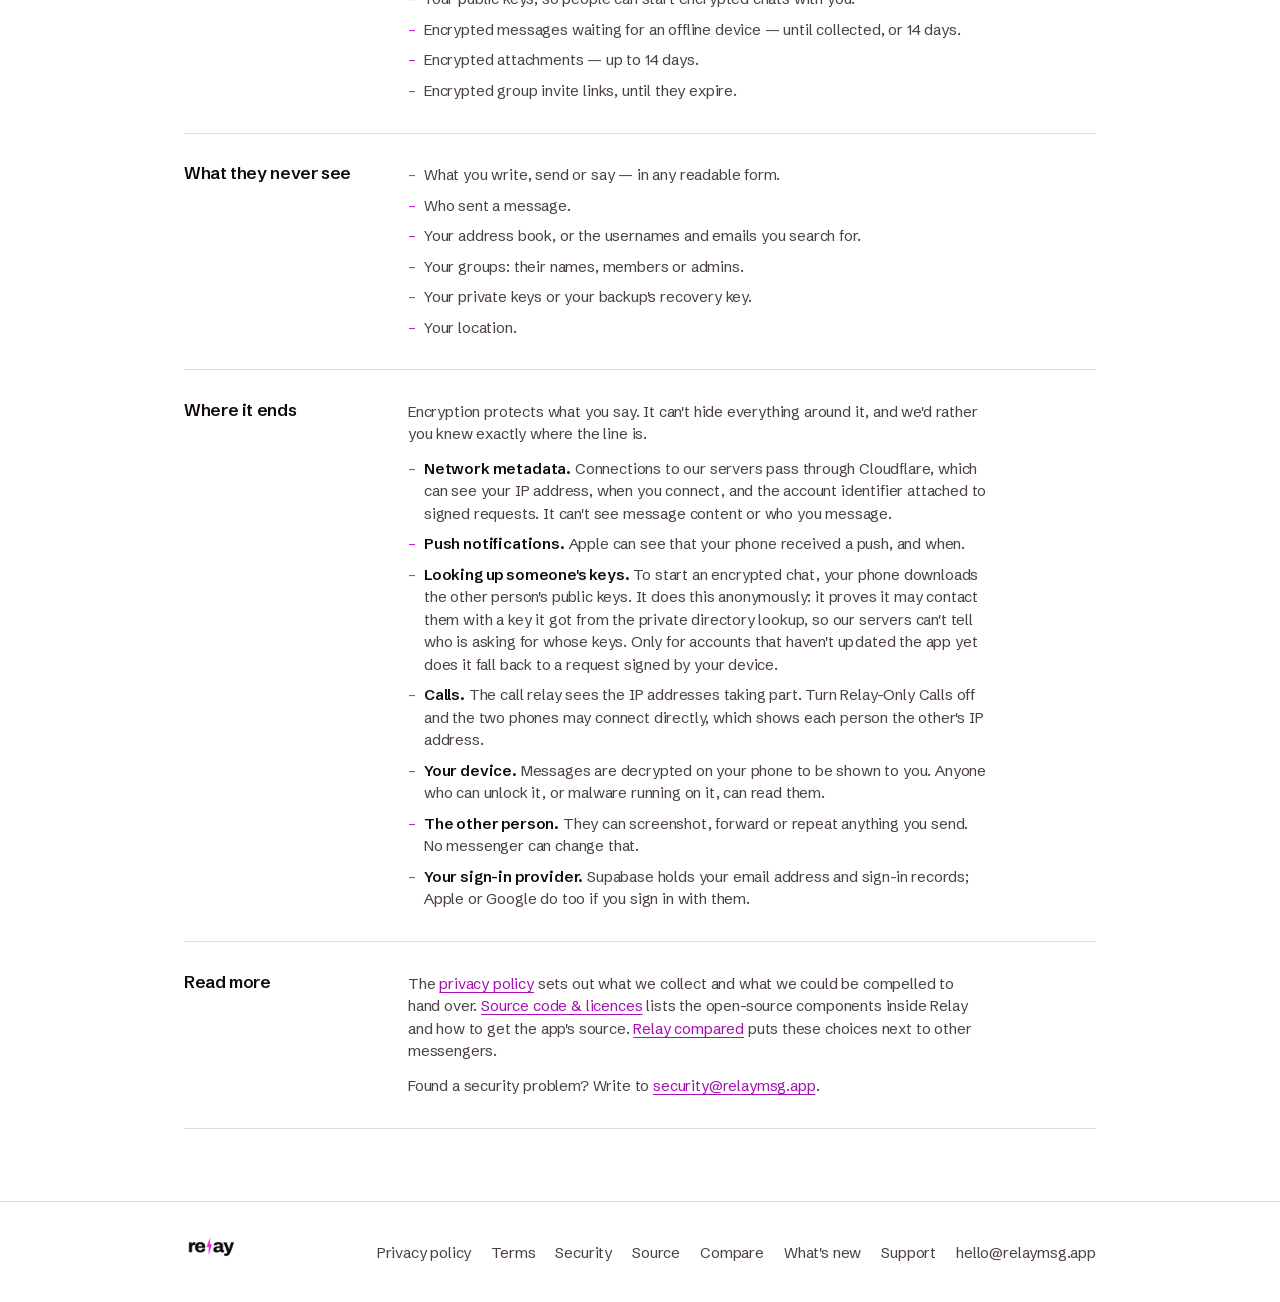
<file: security.html>
<!doctype html>
<html lang="en">
<head>
<meta charset="utf-8">
<meta name="viewport" content="width=device-width, initial-scale=1">
<title>Relay — How Relay works</title>
<meta name="description" content="How Relay protects your messages, in plain language: what our servers see, what they never see, and where the encryption ends.">
<link rel="icon" href="favicon.svg" type="image/svg+xml">
<link rel="canonical" href="https://relaymsg.app/security">
<meta property="og:type" content="website">
<meta property="og:site_name" content="Relay">
<meta property="og:title" content="Relay — How Relay works">
<meta property="og:description" content="How Relay protects your messages, in plain language: what our servers see, what they never see, and where the encryption ends.">
<meta property="og:url" content="https://relaymsg.app/security">
<meta property="og:image" content="https://relaymsg.app/og.png">
<meta property="og:image:width" content="1200">
<meta property="og:image:height" content="630">
<meta name="twitter:card" content="summary_large_image">
<meta name="theme-color" content="#FFFFFF" media="(prefers-color-scheme: light)">
<meta name="theme-color" content="#12090F" media="(prefers-color-scheme: dark)">
<link rel="preload" href="fonts/schibsted-grotesk-latin.woff2" as="font" type="font/woff2" crossorigin>
<link rel="stylesheet" href="styles.css">
<script>
/* Applied before first paint so a stored choice never flashes the other theme. */
(function () {
  try {
    var t = localStorage.getItem("relay-theme");
    if (t === "dark" || t === "light") document.documentElement.setAttribute("data-theme", t);
  } catch (e) {}
})();
</script>
</head>
<body>

<a class="skip" href="#main">Skip to content</a>

<header class="nav">
  <div class="shell nav-inner">
    <a class="brand" href="/">
      <img class="logo-on-light" src="images/relay-logo-dark-ink.png" alt="Relay" width="280" height="128">
      <img class="logo-on-dark" src="images/relay-logo-light-ink.png" alt="Relay" width="280" height="128">
    </a>
    <nav class="nav-links" aria-label="Primary">
      <a href="/#features">Features</a>
      <a href="/#storage">What we store</a>
      <a href="/#limits">Limits</a>
      <a href="/security" aria-current="page">How it works</a>
      <a href="/download">Download</a>
    </nav>
    <button class="theme-toggle" type="button" id="theme-toggle" aria-label="Switch theme">
      <svg class="i-light" width="15" height="15" viewBox="0 0 16 16" fill="none" aria-hidden="true">
        <circle cx="8" cy="8" r="3.1" stroke="currentColor" stroke-width="1.5"/>
        <path d="M8 1v1.6M8 13.4V15M15 8h-1.6M2.6 8H1M12.95 3.05l-1.13 1.13M4.18 11.82l-1.13 1.13M12.95 12.95l-1.13-1.13M4.18 4.18L3.05 3.05"
              stroke="currentColor" stroke-width="1.5" stroke-linecap="round"/>
      </svg>
      <svg class="i-dark" width="15" height="15" viewBox="0 0 16 16" fill="none" aria-hidden="true">
        <path d="M13.8 9.9A6.2 6.2 0 0 1 6.1 2.2a6.2 6.2 0 1 0 7.7 7.7Z"
              stroke="currentColor" stroke-width="1.5" stroke-linejoin="round"/>
      </svg>
    </button>
  </div>
</header>

<main id="main" class="shell doc">

  <div class="doc-head">
    <p class="lbl">Security</p>
    <h1>How Relay works</h1>
    <p class="doc-lede">
      What happens to a message between your phone and someone else's, what our servers can
      see along the way, and where the protection stops.
    </p>
  </div>

  <section class="doc-section">
    <h2>The short version</h2>
    <div>
      <ul class="doc-list">
        <li>Messages, photos, voice notes, calls and group chats are end-to-end encrypted with the Signal Protocol. Only the devices in the conversation hold the keys.</li>
        <li>Our servers can't see who sent a message, can't read it, and delete it as soon as the recipient's phone confirms it arrived.</li>
        <li>No phone number. An account is a username and an email address.</li>
        <li>When you look someone up, the username or email you search for is blinded on your phone first, so our servers never see it.</li>
        <li>The server keeps no record of your groups — not their names, not their members.</li>
      </ul>
    </div>
  </section>

  <section class="doc-section">
    <h2>The encryption</h2>
    <div>
      <p>
        Relay uses the <strong>Signal Protocol</strong>, through Signal's own open-source library,
        <a href="https://github.com/signalapp/libsignal">libsignal</a>. Conversations start with
        <strong>PQXDH</strong>, a key exchange designed to resist attack by future quantum
        computers, and continue with the <strong>Double Ratchet</strong>, which gives every message
        a fresh key. A key stolen later can't unlock messages that came before it.
      </p>
      <p>
        Your keys are generated on your phone. Your identity key is kept in the iPhone's Keychain,
        protected by a key held in the Secure Enclave, and it leaves your phone only end-to-end
        encrypted, to your own devices, when you link a new one.
      </p>
      <p>
        Messages are padded to a handful of fixed sizes before they're encrypted, so the size of
        what's sent gives little away about what it says.
      </p>
    </div>
  </section>

  <section class="doc-section">
    <h2>Your account</h2>
    <div>
      <p>
        You sign up with Apple, Google, or an email address — there's no phone number anywhere in
        it. Sign-in itself is handled by Supabase, our authentication provider. Relay's own servers
        keep a one-way, keyed token derived from your email rather than the address itself.
      </p>
      <p>
        People can't find you by email unless you turn on <strong>Find Me by Email</strong>; it's
        off by default. Your username is how people add you.
      </p>
      <p>
        You can set an <strong>account password</strong>. Once it's set, signing in to your account
        on a new phone needs it — so someone who gets into your email still can't take over your
        Relay account. Signing in on a new phone also signs out your old one.
      </p>
    </div>
  </section>

  <section class="doc-section">
    <h2>Sending a message</h2>
    <div>
      <p>
        Every message is sent with <strong>sealed sender</strong>. The sender's identity travels
        inside the encrypted message, so our server delivers it knowing only which device mailbox
        it's for — not who it came from. Sealed sender is always on; there's no setting to get
        wrong.
      </p>
      <p>
        If the recipient's phone is offline, the encrypted message waits in that mailbox. As soon
        as the phone collects it and confirms receipt, the server deletes it. A message that's
        never collected is deleted after 14 days.
      </p>
    </div>
  </section>

  <section class="doc-section">
    <h2>Finding people</h2>
    <div>
      <p>
        Looking someone up uses <strong>blinded contact discovery</strong>. Your phone scrambles
        the username or email with a random value before sending it; the server does its half of
        the calculation on something it can't read, and your phone finishes the match locally. The
        server never learns what you searched for, or whether it found anything.
      </p>
      <p>
        Relay only looks at your address book if you tap Find Contacts, and your contacts are never
        uploaded.
      </p>
    </div>
  </section>

  <section class="doc-section">
    <h2>Groups</h2>
    <div>
      <p>
        A group chat gets the same encryption as a one-to-one chat. The group's name,
        members and admins are managed by the members' phones and shared between them end-to-end
        encrypted. Our server keeps no group roster at all.
      </p>
      <p>
        A group invite link holds its decryption key in the part of the link after the
        <code>#</code>, which browsers never send to a server — including ours.
      </p>
    </div>
  </section>

  <section class="doc-section">
    <h2>Photos and files</h2>
    <div>
      <p>
        Attachments are encrypted on your phone before they're uploaded. The server stores
        ciphertext it can't read, for up to 14 days so the other phone has time to fetch it, then
        deletes it whether it was collected or not. Photos have their location and other metadata
        removed before they're sent.
      </p>
    </div>
  </section>

  <section class="doc-section">
    <h2>Notifications</h2>
    <div>
      <p>
        By default the push notification Apple delivers is an empty wake-up: no sender, no preview,
        no message. Your phone then fetches the encrypted message from Relay, decrypts it, and
        draws the notification itself.
      </p>
      <p>
        If you turn on <strong>Faster Alerts</strong>, the encrypted message rides inside the push
        instead. It's still end-to-end encrypted and still sealed, so Apple can't read it or see
        who sent it.
      </p>
    </div>
  </section>

  <section class="doc-section">
    <h2>Calls</h2>
    <div>
      <p>
        Voice and video calls use WebRTC and are end-to-end encrypted. With
        <strong>Relay-Only Calls</strong>, on by default, a call is relayed through our own call
        server rather than connecting the two phones directly, so the other person never sees your
        IP address. If our server can't be reached, the call fails rather than quietly connecting
        directly.
      </p>
      <p>
        If our call server is down or close to overloaded, new calls are relayed through
        Cloudflare's call relay until it recovers. Either relay sees the IP addresses in a call and
        how much data passes between them — never what's said.
      </p>
    </div>
  </section>

  <section class="doc-section">
    <h2>On your phone</h2>
    <div>
      <p>
        Your message history lives on your phone in a database encrypted with
        <strong>SQLCipher</strong>. Its key is wrapped by the Secure Enclave, so the file is
        unreadable to anything that gets at it outside the app.
      </p>
      <p>
        <strong>Emergency Wipe</strong> erases messages and keys on all of your devices at once.
      </p>
    </div>
  </section>

  <section class="doc-section">
    <h2>Backups</h2>
    <div>
      <p>
        iCloud Backup is optional and off until you turn it on. Your backup is encrypted on your
        phone with a <strong>recovery key</strong> that only you hold, then stored in your own
        iCloud. Apple and Relay see only ciphertext.
      </p>
      <p>
        That cuts both ways: lose the recovery key and the backup can't be opened, by anyone. A
        restore brings back your message history; your encrypted sessions start afresh, so your
        contacts will see your safety number change.
      </p>
    </div>
  </section>

  <section class="doc-section">
    <h2>Checking who you're talking to</h2>
    <div>
      <p>
        Every conversation has a <strong>safety number</strong> you can compare with the other
        person, in person or over a channel you trust. If it matches, no one is sitting in the
        middle.
      </p>
      <p>
        If a contact's key changes — a new phone, a reinstall, or something worse — Relay tells
        you, and holds back new messages to them until you've acknowledged the change.
      </p>
    </div>
  </section>

  <section class="doc-section">
    <h2>What our servers hold</h2>
    <div>
      <ul class="doc-list">
        <li>Your username, and a keyed one-way token derived from your email.</li>
        <li>Your devices, each with a hashed password, and a hashed account password if you set one.</li>
        <li>Push tokens, so your devices can be woken.</li>
        <li>Your public keys, so people can start encrypted chats with you.</li>
        <li>Encrypted messages waiting for an offline device — until collected, or 14 days.</li>
        <li>Encrypted attachments — up to 14 days.</li>
        <li>Encrypted group invite links, until they expire.</li>
      </ul>
    </div>
  </section>

  <section class="doc-section">
    <h2>What they never see</h2>
    <div>
      <ul class="doc-list">
        <li>What you write, send or say — in any readable form.</li>
        <li>Who sent a message.</li>
        <li>Your address book, or the usernames and emails you search for.</li>
        <li>Your groups: their names, members or admins.</li>
        <li>Your private keys or your backup's recovery key.</li>
        <li>Your location.</li>
      </ul>
    </div>
  </section>

  <section class="doc-section">
    <h2>Where it ends</h2>
    <div>
      <p>
        Encryption protects what you say. It can't hide everything around it, and we'd rather you
        knew exactly where the line is.
      </p>
      <ul class="doc-list">
        <li><b>Network metadata.</b> Connections to our servers pass through Cloudflare, which can see your IP address, when you connect, and the account identifier attached to signed requests. It can't see message content or who you message.</li>
        <li><b>Push notifications.</b> Apple can see that your phone received a push, and when.</li>
        <li><b>Looking up someone's keys.</b> To start an encrypted chat, your phone downloads the other person's public keys. It does this anonymously: it proves it may contact them with a key it got from the private directory lookup, so our servers can't tell who is asking for whose keys. Only for accounts that haven't updated the app yet does it fall back to a request signed by your device.</li>
        <li><b>Calls.</b> The call relay sees the IP addresses taking part. Turn Relay-Only Calls off and the two phones may connect directly, which shows each person the other's IP address.</li>
        <li><b>Your device.</b> Messages are decrypted on your phone to be shown to you. Anyone who can unlock it, or malware running on it, can read them.</li>
        <li><b>The other person.</b> They can screenshot, forward or repeat anything you send. No messenger can change that.</li>
        <li><b>Your sign-in provider.</b> Supabase holds your email address and sign-in records; Apple or Google do too if you sign in with them.</li>
      </ul>
    </div>
  </section>

  <section class="doc-section">
    <h2>Read more</h2>
    <div>
      <p>
        The <a href="/privacy">privacy policy</a> sets out what we collect and what we could be
        compelled to hand over. <a href="/source">Source code &amp; licences</a> lists the
        open-source components inside Relay and how to get the app's source.
        <a href="/compare">Relay compared</a> puts these choices next to other messengers.
      </p>
      <p>
        Found a security problem? Write to
        <a href="mailto:security@relaymsg.app">security@relaymsg.app</a>.
      </p>
    </div>
  </section>

</main>

<footer class="foot">
  <div class="shell foot-inner">
    <p class="foot-brand">
      <img class="logo-on-light" src="images/relay-logo-dark-ink.png" alt="Relay" width="280" height="128">
      <img class="logo-on-dark" src="images/relay-logo-light-ink.png" alt="Relay" width="280" height="128">
    </p>
    <nav class="foot-links" aria-label="Footer">
      <a href="/privacy">Privacy policy</a>
      <a href="/terms">Terms</a>
      <a href="/security" aria-current="page">Security</a>
      <a href="/source">Source</a>
      <a href="/compare">Compare</a>
      <a href="/changelog">What's new</a>
      <a href="/support">Support</a>
      <a href="mailto:hello@relaymsg.app">hello@relaymsg.app</a>
    </nav>
  </div>
</footer>

<script src="site.js"></script>
</body>
</html>
</file>
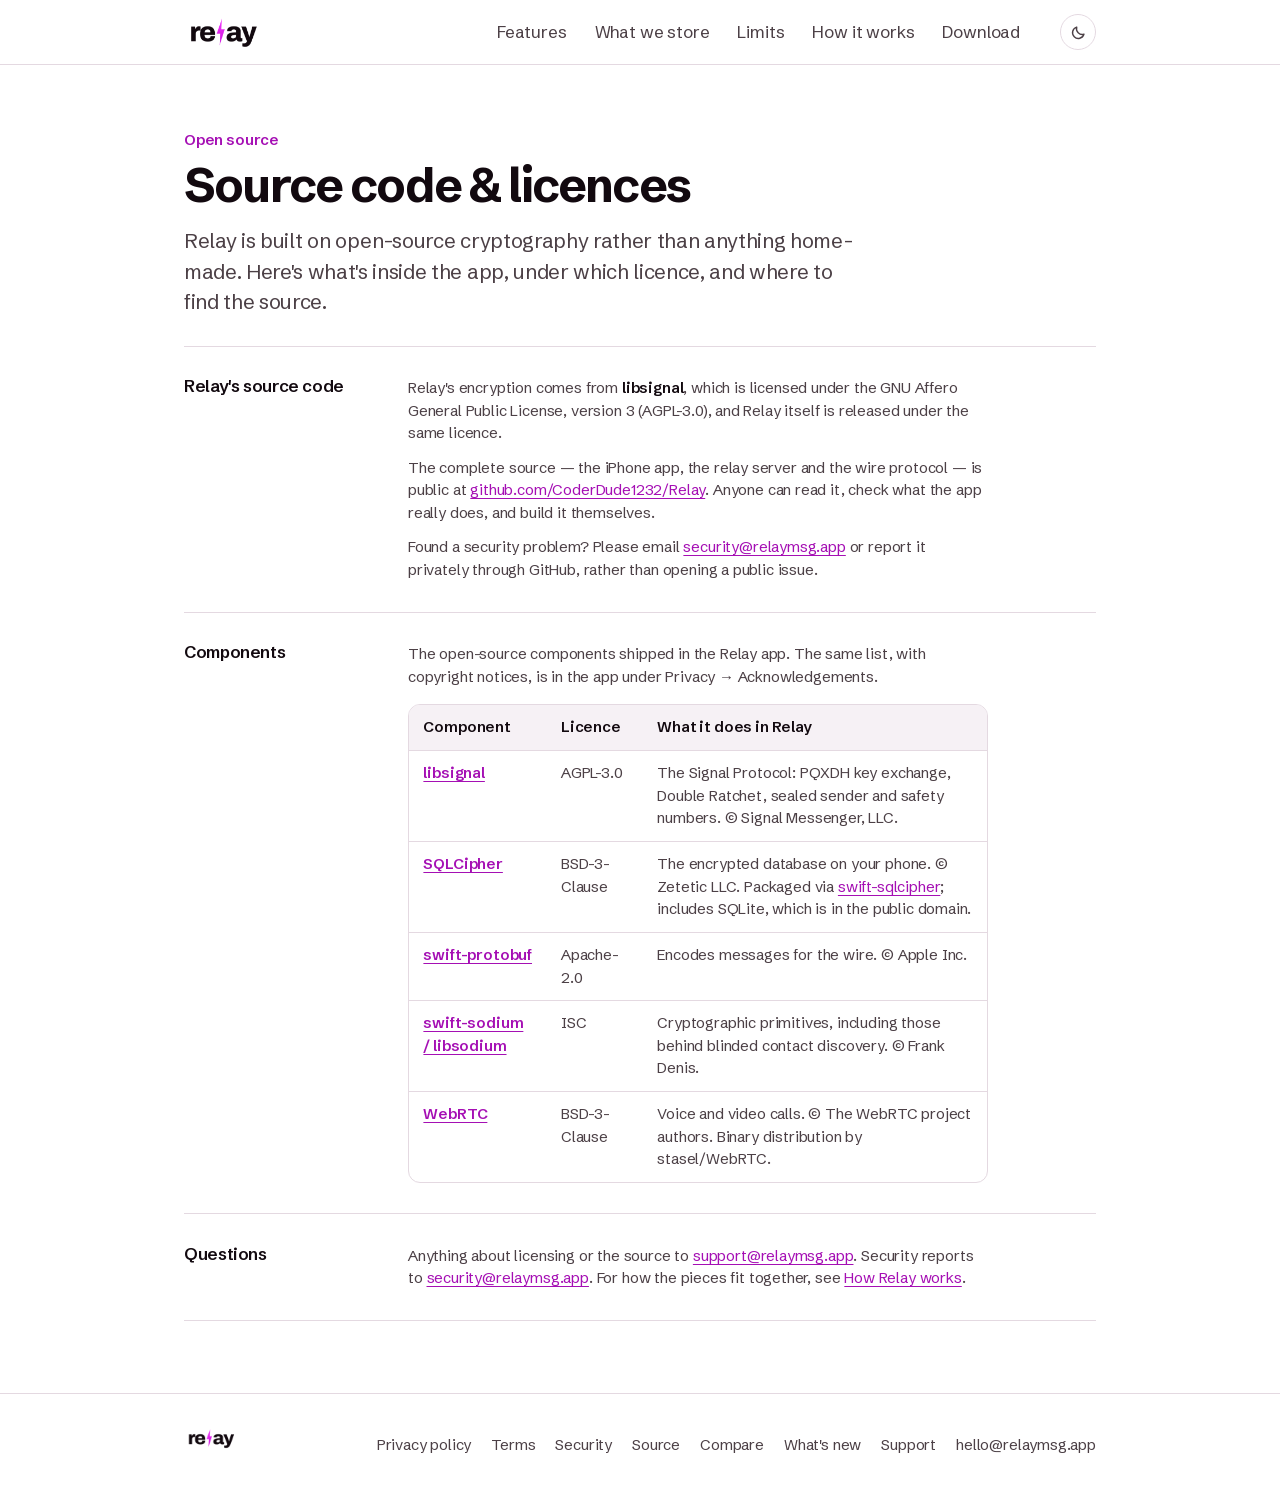
<file: source.html>
<!doctype html>
<html lang="en">
<head>
<meta charset="utf-8">
<meta name="viewport" content="width=device-width, initial-scale=1">
<title>Relay — Source code & licences</title>
<meta name="description" content="The open-source components inside Relay, their licences, and how to get the complete corresponding source code for the app.">
<link rel="icon" href="favicon.svg" type="image/svg+xml">
<link rel="canonical" href="https://relaymsg.app/source">
<meta property="og:type" content="website">
<meta property="og:site_name" content="Relay">
<meta property="og:title" content="Relay — Source code & licences">
<meta property="og:description" content="The open-source components inside Relay, their licences, and how to get the complete corresponding source code for the app.">
<meta property="og:url" content="https://relaymsg.app/source">
<meta property="og:image" content="https://relaymsg.app/og.png">
<meta property="og:image:width" content="1200">
<meta property="og:image:height" content="630">
<meta name="twitter:card" content="summary_large_image">
<meta name="theme-color" content="#FFFFFF" media="(prefers-color-scheme: light)">
<meta name="theme-color" content="#12090F" media="(prefers-color-scheme: dark)">
<link rel="preload" href="fonts/schibsted-grotesk-latin.woff2" as="font" type="font/woff2" crossorigin>
<link rel="stylesheet" href="styles.css">
<script>
/* Applied before first paint so a stored choice never flashes the other theme. */
(function () {
  try {
    var t = localStorage.getItem("relay-theme");
    if (t === "dark" || t === "light") document.documentElement.setAttribute("data-theme", t);
  } catch (e) {}
})();
</script>
</head>
<body>

<a class="skip" href="#main">Skip to content</a>

<header class="nav">
  <div class="shell nav-inner">
    <a class="brand" href="/">
      <img class="logo-on-light" src="images/relay-logo-dark-ink.png" alt="Relay" width="280" height="128">
      <img class="logo-on-dark" src="images/relay-logo-light-ink.png" alt="Relay" width="280" height="128">
    </a>
    <nav class="nav-links" aria-label="Primary">
      <a href="/#features">Features</a>
      <a href="/#storage">What we store</a>
      <a href="/#limits">Limits</a>
      <a href="/security">How it works</a>
      <a href="/download">Download</a>
    </nav>
    <button class="theme-toggle" type="button" id="theme-toggle" aria-label="Switch theme">
      <svg class="i-light" width="15" height="15" viewBox="0 0 16 16" fill="none" aria-hidden="true">
        <circle cx="8" cy="8" r="3.1" stroke="currentColor" stroke-width="1.5"/>
        <path d="M8 1v1.6M8 13.4V15M15 8h-1.6M2.6 8H1M12.95 3.05l-1.13 1.13M4.18 11.82l-1.13 1.13M12.95 12.95l-1.13-1.13M4.18 4.18L3.05 3.05"
              stroke="currentColor" stroke-width="1.5" stroke-linecap="round"/>
      </svg>
      <svg class="i-dark" width="15" height="15" viewBox="0 0 16 16" fill="none" aria-hidden="true">
        <path d="M13.8 9.9A6.2 6.2 0 0 1 6.1 2.2a6.2 6.2 0 1 0 7.7 7.7Z"
              stroke="currentColor" stroke-width="1.5" stroke-linejoin="round"/>
      </svg>
    </button>
  </div>
</header>

<main id="main" class="shell doc">

  <div class="doc-head">
    <p class="lbl">Open source</p>
    <h1>Source code &amp; licences</h1>
    <p class="doc-lede">
      Relay is built on open-source cryptography rather than anything home-made. Here's what's
      inside the app, under which licence, and where to find the source.
    </p>
  </div>

  <section class="doc-section">
    <h2>Relay's source code</h2>
    <div>
      <p>
        Relay's encryption comes from <strong>libsignal</strong>, which is licensed under the
        GNU Affero General Public License, version 3 (AGPL-3.0), and Relay itself is released
        under the same licence.
      </p>
      <p>
        The complete source — the iPhone app, the relay server and the wire protocol — is public at
        <a href="https://github.com/CoderDude1232/Relay">github.com/CoderDude1232/Relay</a>.
        Anyone can read it, check what the app really does, and build it themselves.
      </p>
      <p>
        Found a security problem? Please email
        <a href="mailto:security@relaymsg.app">security@relaymsg.app</a> or report it privately
        through GitHub, rather than opening a public issue.
      </p>
    </div>
  </section>

  <section class="doc-section">
    <h2>Components</h2>
    <div>
      <p>
        The open-source components shipped in the Relay app. The same list, with copyright
        notices, is in the app under Privacy&nbsp;→ Acknowledgements.
      </p>
      <div class="table-wrap">
        <table class="table">
          <thead>
            <tr><th scope="col">Component</th><th scope="col">Licence</th><th scope="col">What it does in Relay</th></tr>
          </thead>
          <tbody>
            <tr>
              <th scope="row"><a href="https://github.com/signalapp/libsignal">libsignal</a></th>
              <td>AGPL-3.0</td>
              <td>The Signal Protocol: PQXDH key exchange, Double Ratchet, sealed sender and safety numbers. © Signal Messenger, LLC.</td>
            </tr>
            <tr>
              <th scope="row"><a href="https://github.com/sqlcipher/sqlcipher">SQLCipher</a></th>
              <td>BSD-3-Clause</td>
              <td>The encrypted database on your phone. © Zetetic LLC. Packaged via <a href="https://github.com/skiptools/swift-sqlcipher">swift-sqlcipher</a>; includes SQLite, which is in the public domain.</td>
            </tr>
            <tr>
              <th scope="row"><a href="https://github.com/apple/swift-protobuf">swift-protobuf</a></th>
              <td>Apache-2.0</td>
              <td>Encodes messages for the wire. © Apple Inc.</td>
            </tr>
            <tr>
              <th scope="row"><a href="https://github.com/jedisct1/swift-sodium">swift-sodium / libsodium</a></th>
              <td>ISC</td>
              <td>Cryptographic primitives, including those behind blinded contact discovery. © Frank Denis.</td>
            </tr>
            <tr>
              <th scope="row"><a href="https://github.com/stasel/WebRTC">WebRTC</a></th>
              <td>BSD-3-Clause</td>
              <td>Voice and video calls. © The WebRTC project authors. Binary distribution by stasel/WebRTC.</td>
            </tr>
          </tbody>
        </table>
      </div>
    </div>
  </section>

  <section class="doc-section">
    <h2>Questions</h2>
    <div>
      <p>
        Anything about licensing or the source to
        <a href="mailto:support@relaymsg.app">support@relaymsg.app</a>. Security reports to
        <a href="mailto:security@relaymsg.app">security@relaymsg.app</a>. For how the pieces fit
        together, see <a href="/security">How Relay works</a>.
      </p>
    </div>
  </section>

</main>

<footer class="foot">
  <div class="shell foot-inner">
    <p class="foot-brand">
      <img class="logo-on-light" src="images/relay-logo-dark-ink.png" alt="Relay" width="280" height="128">
      <img class="logo-on-dark" src="images/relay-logo-light-ink.png" alt="Relay" width="280" height="128">
    </p>
    <nav class="foot-links" aria-label="Footer">
      <a href="/privacy">Privacy policy</a>
      <a href="/terms">Terms</a>
      <a href="/security">Security</a>
      <a href="/source" aria-current="page">Source</a>
      <a href="/compare">Compare</a>
      <a href="/changelog">What's new</a>
      <a href="/support">Support</a>
      <a href="mailto:hello@relaymsg.app">hello@relaymsg.app</a>
    </nav>
  </div>
</footer>

<script src="site.js"></script>
</body>
</html>
</file>
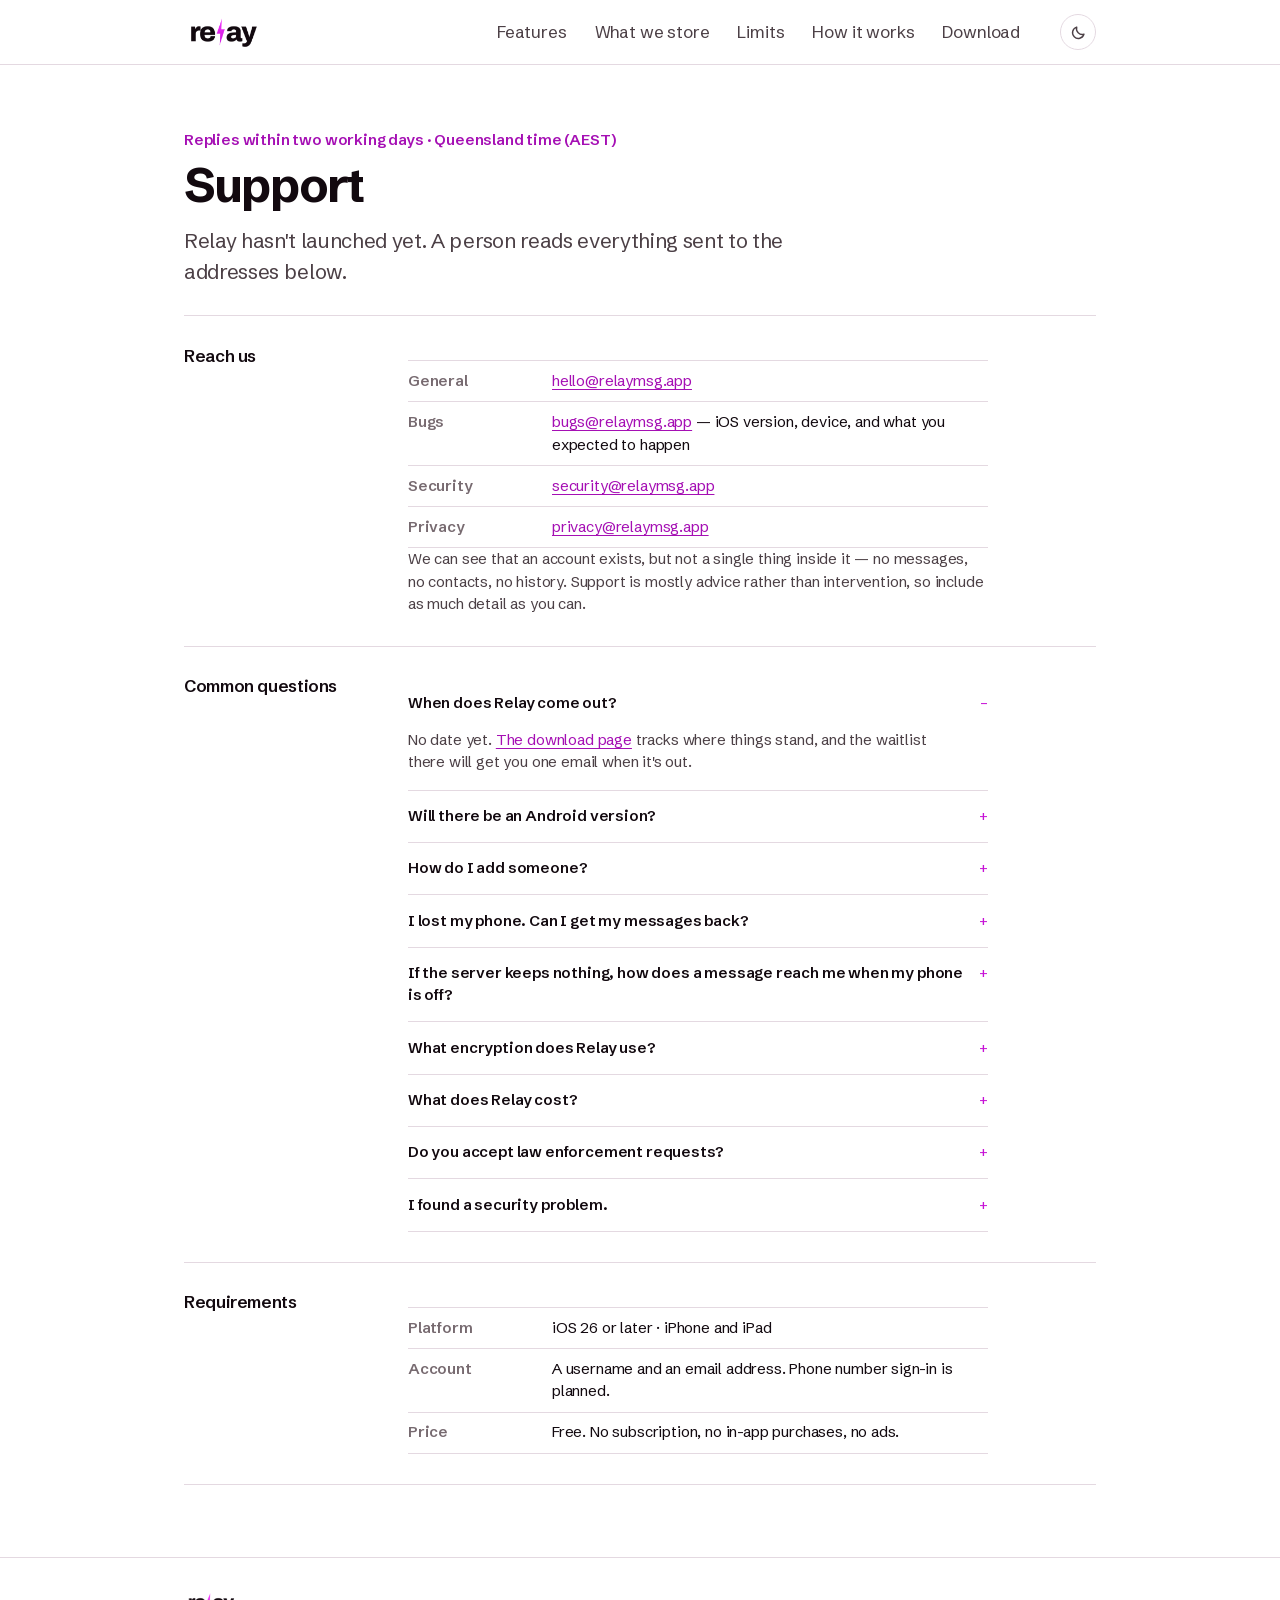
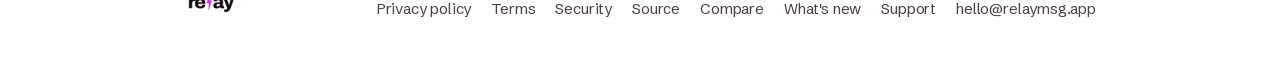
<file: support.html>
<!doctype html>
<html lang="en">
<head>
<meta charset="utf-8">
<meta name="viewport" content="width=device-width, initial-scale=1">
<title>Relay — Support</title>
<meta name="description" content="Get help with Relay, report a bug, or disclose a security issue. Answers to the questions a no-metadata messenger tends to raise.">
<link rel="icon" href="favicon.svg" type="image/svg+xml">
<link rel="canonical" href="https://relaymsg.app/support">
<meta property="og:type" content="website">
<meta property="og:site_name" content="Relay">
<meta property="og:title" content="Relay — Support">
<meta property="og:description" content="Get help with Relay, report a bug, or disclose a security issue. Answers to the questions a no-metadata messenger tends to raise.">
<meta property="og:url" content="https://relaymsg.app/support">
<meta property="og:image" content="https://relaymsg.app/og.png">
<meta property="og:image:width" content="1200">
<meta property="og:image:height" content="630">
<meta name="twitter:card" content="summary_large_image">
<meta name="theme-color" content="#FFFFFF" media="(prefers-color-scheme: light)">
<meta name="theme-color" content="#12090F" media="(prefers-color-scheme: dark)">
<link rel="preload" href="fonts/schibsted-grotesk-latin.woff2" as="font" type="font/woff2" crossorigin>
<link rel="stylesheet" href="styles.css">
<script>
/* Applied before first paint so a stored choice never flashes the other theme. */
(function () {
  try {
    var t = localStorage.getItem("relay-theme");
    if (t === "dark" || t === "light") document.documentElement.setAttribute("data-theme", t);
  } catch (e) {}
})();
</script>
</head>
<body>

<a class="skip" href="#main">Skip to content</a>

<header class="nav">
  <div class="shell nav-inner">
    <a class="brand" href="/">
      <img class="logo-on-light" src="images/relay-logo-dark-ink.png" alt="Relay" width="280" height="128">
      <img class="logo-on-dark" src="images/relay-logo-light-ink.png" alt="Relay" width="280" height="128">
    </a>
    <nav class="nav-links" aria-label="Primary">
      <a href="/#features">Features</a>
      <a href="/#storage">What we store</a>
      <a href="/#limits">Limits</a>
      <a href="/security">How it works</a>
      <a href="/download">Download</a>
    </nav>
    <button class="theme-toggle" type="button" id="theme-toggle" aria-label="Switch theme">
      <svg class="i-light" width="15" height="15" viewBox="0 0 16 16" fill="none" aria-hidden="true">
        <circle cx="8" cy="8" r="3.1" stroke="currentColor" stroke-width="1.5"/>
        <path d="M8 1v1.6M8 13.4V15M15 8h-1.6M2.6 8H1M12.95 3.05l-1.13 1.13M4.18 11.82l-1.13 1.13M12.95 12.95l-1.13-1.13M4.18 4.18L3.05 3.05"
              stroke="currentColor" stroke-width="1.5" stroke-linecap="round"/>
      </svg>
      <svg class="i-dark" width="15" height="15" viewBox="0 0 16 16" fill="none" aria-hidden="true">
        <path d="M13.8 9.9A6.2 6.2 0 0 1 6.1 2.2a6.2 6.2 0 1 0 7.7 7.7Z"
              stroke="currentColor" stroke-width="1.5" stroke-linejoin="round"/>
      </svg>
    </button>
  </div>
</header>

<main id="main" class="shell doc">

  <div class="doc-head">
    <p class="lbl">Replies within two working days · Queensland time (AEST)</p>
    <h1>Support</h1>
    <p class="doc-lede">
      Relay hasn't launched yet. A person reads everything sent to the addresses below.
    </p>
  </div>

    <section class="doc-section">
      <h2>Reach us</h2>
      <div>
        <dl class="kv">
          <div>
            <dt>General</dt>
            <dd><a href="mailto:hello@relaymsg.app">hello@relaymsg.app</a></dd>
          </div>
          <div>
            <dt>Bugs</dt>
            <dd><a href="mailto:bugs@relaymsg.app">bugs@relaymsg.app</a> — iOS version, device, and what you expected to happen</dd>
          </div>
          <div>
            <dt>Security</dt>
            <dd><a href="mailto:security@relaymsg.app">security@relaymsg.app</a></dd>
          </div>
          <div>
            <dt>Privacy</dt>
            <dd><a href="mailto:privacy@relaymsg.app">privacy@relaymsg.app</a></dd>
          </div>
        </dl>
        <p>
          We can see that an account exists, but not a single thing inside it — no messages, no
          contacts, no history. Support is mostly advice rather than intervention, so include as
          much detail as you can.
        </p>
      </div>
    </section>

    <section class="doc-section">
      <h2>Common questions</h2>
      <div class="faq">

        <details open>
          <summary>When does Relay come out?</summary>
          <div class="answer">
            <p>
              No date yet. <a href="/download">The download page</a> tracks where things
              stand, and the waitlist there will get you one email when it's out.
            </p>
          </div>
        </details>

        <details>
          <summary>Will there be an Android version?</summary>
          <div class="answer">
            <p>
              Not at launch — one platform properly first. It's on the roadmap, but we'd rather
              say nothing about timing than say something wrong.
            </p>
          </div>
        </details>

        <details>
          <summary>How do I add someone?</summary>
          <div class="answer">
            <p>
              Share your Relay link or your username over a channel you already trust, or scan
              each other's code in person. Usernames are public, but there's no directory to
              browse or search through.
            </p>
          </div>
        </details>

        <details>
          <summary>I lost my phone. Can I get my messages back?</summary>
          <div class="answer">
            <p>
              Only if you turned on <b>iCloud Backup</b> (Profile → Data &amp; Storage → Backup &amp;
              Restore) and still have your recovery key. The backup is encrypted on your phone with
              that key before it reaches iCloud, so neither we nor Apple can read it — and without
              the key it can't be restored. We never have a copy of your messages ourselves.
            </p>
          </div>
        </details>

        <details>
          <summary>If the server keeps nothing, how does a message reach me when my phone is off?</summary>
          <div class="answer">
            <p>
              It waits on our servers, encrypted, with nothing attached saying who it's from or
              who it's for. Once your phone collects it, it's deleted.
            </p>
          </div>
        </details>

        <details>
          <summary>What encryption does Relay use?</summary>
          <div class="answer">
            <p>
              The <a href="https://signal.org/docs/">Signal Protocol</a> — the same design behind
              Signal and WhatsApp — with a post-quantum key exchange and the Double Ratchet, so
              past messages stay protected even if a key is compromised later.
            </p>
            <p>
              On your phone, the local message database is encrypted with SQLCipher. We didn't
              invent any of this, which is the point: the cryptography is the part you least want
              someone being creative with.
            </p>
          </div>
        </details>

        <details>
          <summary>What does Relay cost?</summary>
          <div class="answer">
            <p>
              Nothing. No subscription, no in-app purchases, no ads, and no paid tier holding
              features back. An app that doesn't collect anything has nothing to sell, which is
              rather the point.
            </p>
          </div>
        </details>

        <details>
          <summary>Do you accept law enforcement requests?</summary>
          <div class="answer">
            <p>
              We respond to valid legal process, and can only produce what exists: the email
              address on an account, and any undelivered message as encrypted data we can't read.
              No contacts, and no message history. See the
              <a href="/privacy">privacy policy</a>.
            </p>
          </div>
        </details>

        <details>
          <summary>I found a security problem.</summary>
          <div class="answer">
            <p>
              <a href="mailto:security@relaymsg.app">security@relaymsg.app</a>. We'll reply and
              agree a disclosure timeline with you. We won't ask you to stay quiet indefinitely,
              and we won't threaten you for reporting.
            </p>
          </div>
        </details>

      </div>
    </section>

    <section class="doc-section">
      <h2>Requirements</h2>
      <div>
        <dl class="kv">
          <div><dt>Platform</dt><dd>iOS 26 or later · iPhone and iPad</dd></div>
          <div><dt>Account</dt><dd>A username and an email address. Phone number sign-in is planned.</dd></div>
          <div><dt>Price</dt><dd>Free. No subscription, no in-app purchases, no ads.</dd></div>
        </dl>
      </div>
    </section>

</main>

<footer class="foot">
  <div class="shell foot-inner">
    <p class="foot-brand">
      <img class="logo-on-light" src="images/relay-logo-dark-ink.png" alt="Relay" width="280" height="128">
      <img class="logo-on-dark" src="images/relay-logo-light-ink.png" alt="Relay" width="280" height="128">
    </p>
    <nav class="foot-links" aria-label="Footer">
      <a href="/privacy">Privacy policy</a>
      <a href="/terms">Terms</a>
      <a href="/security">Security</a>
      <a href="/source">Source</a>
      <a href="/compare">Compare</a>
      <a href="/changelog">What's new</a>
      <a href="/support" aria-current="page">Support</a>
      <a href="mailto:hello@relaymsg.app">hello@relaymsg.app</a>
    </nav>
  </div>
</footer>

<script src="site.js"></script>
</body>
</html>
</file>
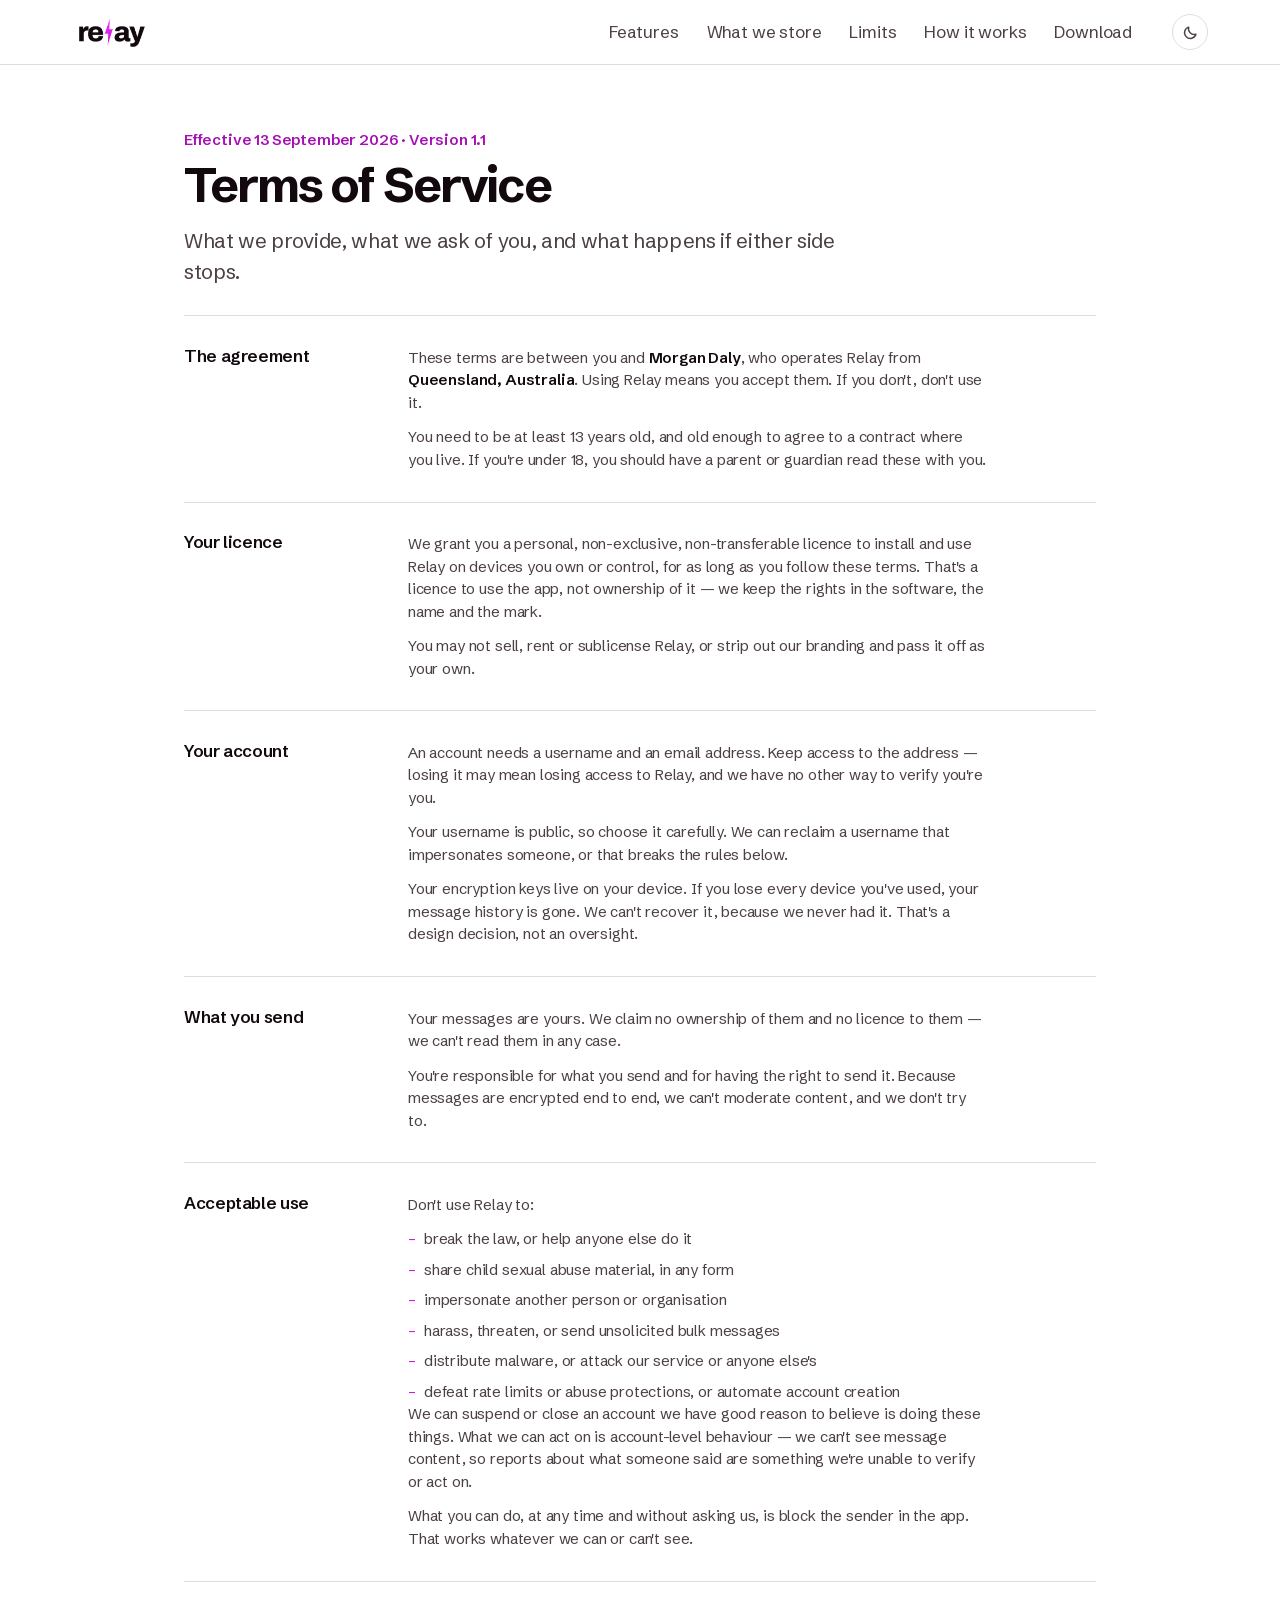
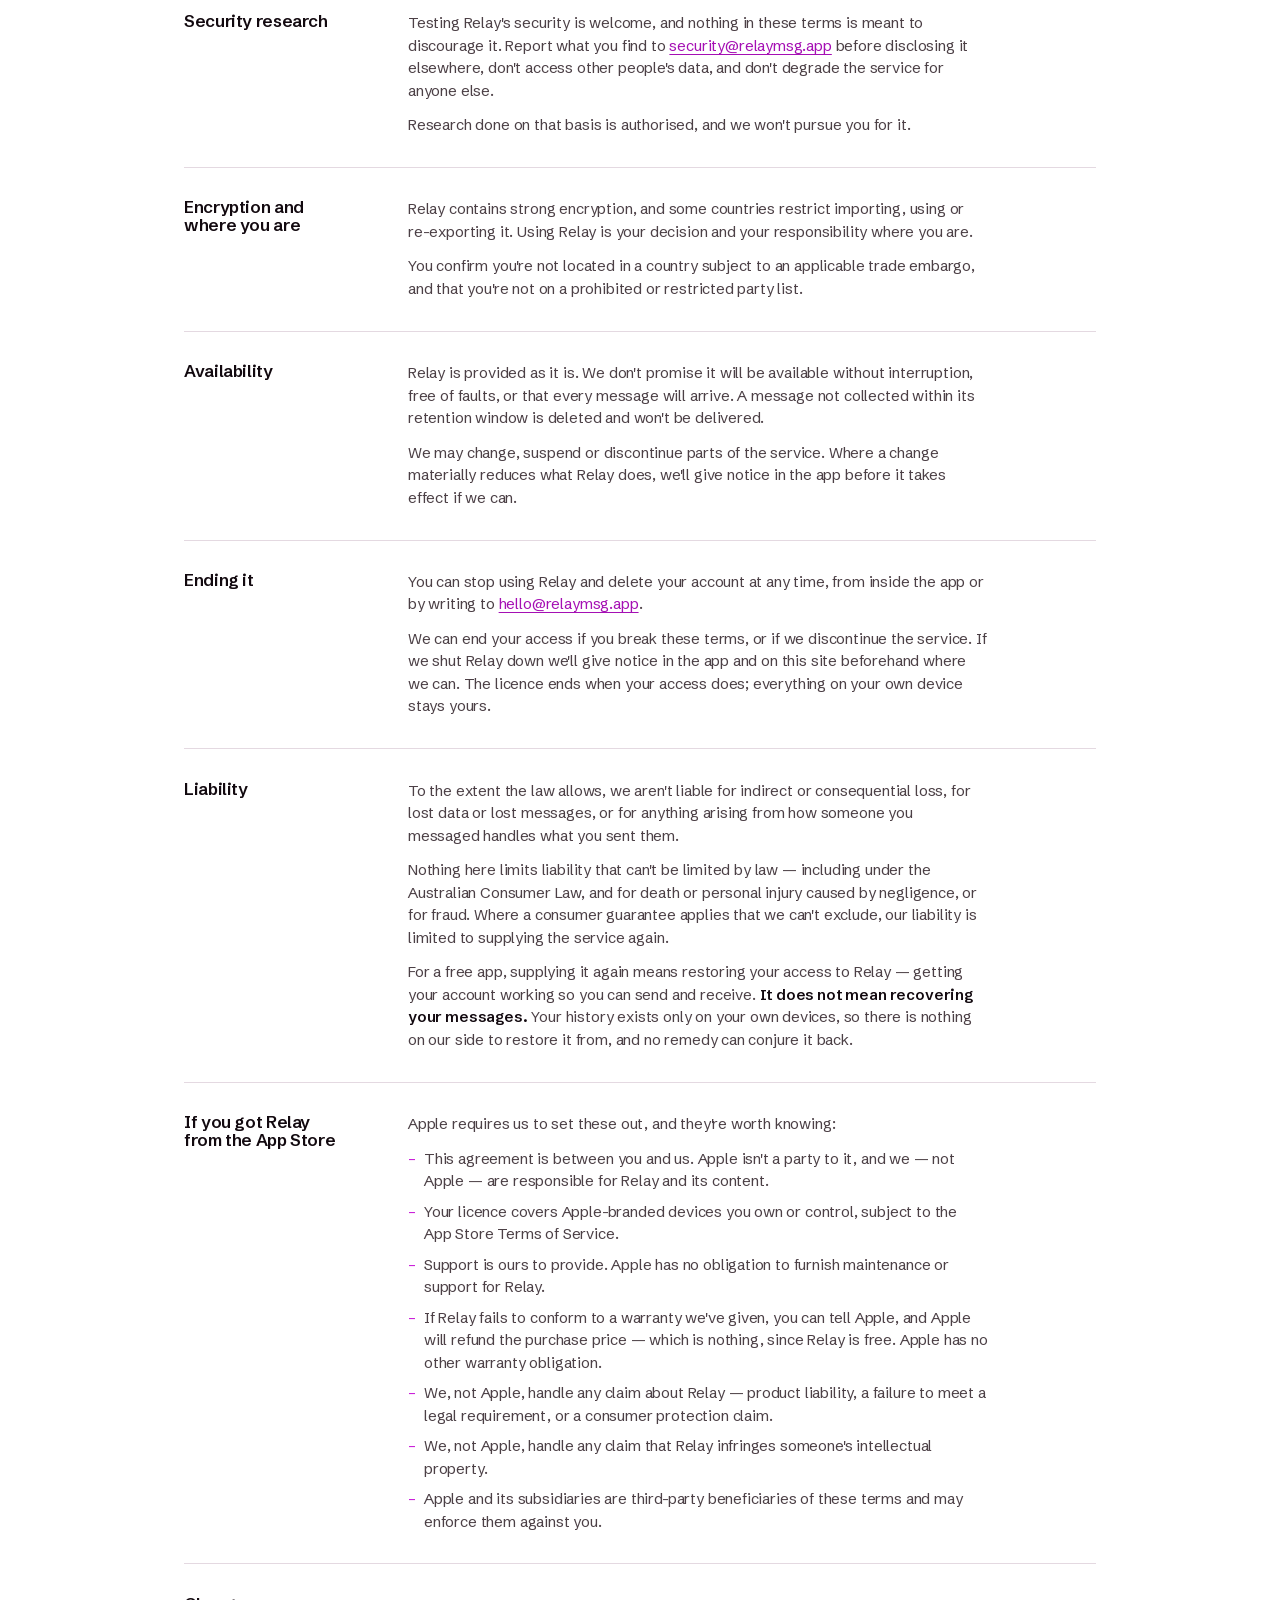
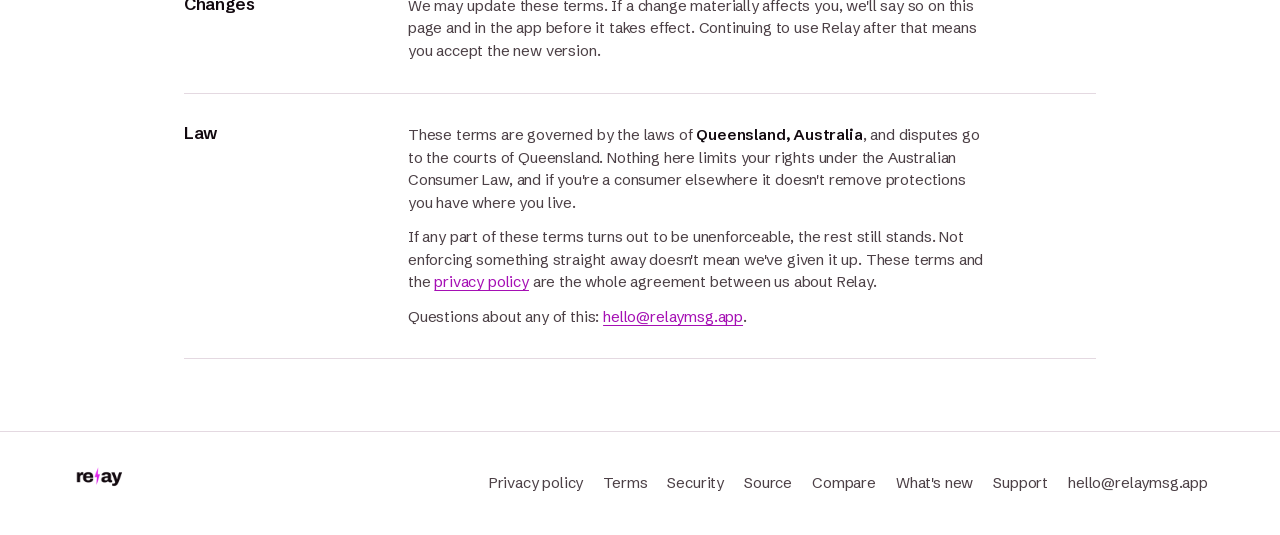
<file: terms.html>
<!doctype html>
<html lang="en">
<head>
<meta charset="utf-8">
<meta name="viewport" content="width=device-width, initial-scale=1">
<title>Relay — Terms of Service</title>
<meta name="description" content="The terms you agree to when you use Relay: what we provide, what we ask of you, and what happens if either side stops.">
<link rel="icon" href="favicon.svg" type="image/svg+xml">
<link rel="canonical" href="https://relaymsg.app/terms">
<meta property="og:type" content="website">
<meta property="og:site_name" content="Relay">
<meta property="og:title" content="Relay — Terms of Service">
<meta property="og:description" content="The terms you agree to when you use Relay: what we provide, what we ask of you, and what happens if either side stops.">
<meta property="og:url" content="https://relaymsg.app/terms">
<meta property="og:image" content="https://relaymsg.app/og.png">
<meta property="og:image:width" content="1200">
<meta property="og:image:height" content="630">
<meta name="twitter:card" content="summary_large_image">
<meta name="theme-color" content="#FFFFFF" media="(prefers-color-scheme: light)">
<meta name="theme-color" content="#12090F" media="(prefers-color-scheme: dark)">
<link rel="preload" href="fonts/schibsted-grotesk-latin.woff2" as="font" type="font/woff2" crossorigin>
<link rel="stylesheet" href="styles.css">
<script>
/* Applied before first paint so a stored choice never flashes the other theme. */
(function () {
  try {
    var t = localStorage.getItem("relay-theme");
    if (t === "dark" || t === "light") document.documentElement.setAttribute("data-theme", t);
  } catch (e) {}
})();
</script>
</head>
<body>

<a class="skip" href="#main">Skip to content</a>

<header class="nav">
  <div class="shell wide nav-inner">
    <a class="brand" href="/">
      <img class="logo-on-light" src="images/relay-logo-dark-ink.png" alt="Relay" width="280" height="128">
      <img class="logo-on-dark" src="images/relay-logo-light-ink.png" alt="Relay" width="280" height="128">
    </a>
    <nav class="nav-links" aria-label="Primary">
      <a href="/#features">Features</a>
      <a href="/#storage">What we store</a>
      <a href="/#limits">Limits</a>
      <a href="/security">How it works</a>
      <a href="/download">Download</a>
    </nav>
    <button class="theme-toggle" type="button" id="theme-toggle" aria-label="Switch theme">
      <svg class="i-light" width="15" height="15" viewBox="0 0 16 16" fill="none" aria-hidden="true">
        <circle cx="8" cy="8" r="3.1" stroke="currentColor" stroke-width="1.5"/>
        <path d="M8 1v1.6M8 13.4V15M15 8h-1.6M2.6 8H1M12.95 3.05l-1.13 1.13M4.18 11.82l-1.13 1.13M12.95 12.95l-1.13-1.13M4.18 4.18L3.05 3.05"
              stroke="currentColor" stroke-width="1.5" stroke-linecap="round"/>
      </svg>
      <svg class="i-dark" width="15" height="15" viewBox="0 0 16 16" fill="none" aria-hidden="true">
        <path d="M13.8 9.9A6.2 6.2 0 0 1 6.1 2.2a6.2 6.2 0 1 0 7.7 7.7Z"
              stroke="currentColor" stroke-width="1.5" stroke-linejoin="round"/>
      </svg>
    </button>
  </div>
</header>

<main id="main" class="shell doc">

  <div class="doc-head">
    <p class="lbl">Effective 13 September 2026 · Version 1.1</p>
    <h1>Terms of Service</h1>
    <p class="doc-lede">
      What we provide, what we ask of you, and what happens if either side stops.
    </p>
  </div>

  <section class="doc-section">
    <h2>The agreement</h2>
    <div>
      <p>
        These terms are between you and <strong>Morgan Daly</strong>, who operates Relay from
        <strong>Queensland, Australia</strong>. Using Relay means you accept them. If you don't,
        don't use it.
      </p>
      <p>
        You need to be at least 13 years old, and old enough to agree to a contract where you live.
        If you're under 18, you should have a parent or guardian read these with you.
      </p>
    </div>
  </section>

  <section class="doc-section">
    <h2>Your licence</h2>
    <div>
      <p>
        We grant you a personal, non-exclusive, non-transferable licence to install and use Relay
        on devices you own or control, for as long as you follow these terms. That's a licence to
        use the app, not ownership of it — we keep the rights in the software, the name and the
        mark.
      </p>
      <p>
        You may not sell, rent or sublicense Relay, or strip out our branding and pass it off as
        your own.
      </p>
    </div>
  </section>

  <section class="doc-section">
    <h2>Your account</h2>
    <div>
      <p>
        An account needs a username and an email address. Keep access to the address — losing it
        may mean losing access to Relay, and we have no other way to verify you're you.
      </p>
      <p>
        Your username is public, so choose it carefully. We can reclaim a username that
        impersonates someone, or that breaks the rules below.
      </p>
      <p>
        Your encryption keys live on your device. If you lose every device you've used, your
        message history is gone. We can't recover it, because we never had it. That's a design
        decision, not an oversight.
      </p>
    </div>
  </section>

  <section class="doc-section">
    <h2>What you send</h2>
    <div>
      <p>
        Your messages are yours. We claim no ownership of them and no licence to them — we can't
        read them in any case.
      </p>
      <p>
        You're responsible for what you send and for having the right to send it. Because messages
        are encrypted end to end, we can't moderate content, and we don't try to.
      </p>
    </div>
  </section>

  <section class="doc-section">
    <h2>Acceptable use</h2>
    <div>
      <p>Don't use Relay to:</p>
      <ul class="doc-list">
        <li>break the law, or help anyone else do it</li>
        <li>share child sexual abuse material, in any form</li>
        <li>impersonate another person or organisation</li>
        <li>harass, threaten, or send unsolicited bulk messages</li>
        <li>distribute malware, or attack our service or anyone else's</li>
        <li>defeat rate limits or abuse protections, or automate account creation</li>
      </ul>
      <p>
        We can suspend or close an account we have good reason to believe is doing these things.
        What we can act on is account-level behaviour — we can't see message content, so reports
        about what someone said are something we're unable to verify or act on.
      </p>
      <p>
        What you can do, at any time and without asking us, is block the sender in the app. That
        works whatever we can or can't see.
      </p>
    </div>
  </section>

  <section class="doc-section">
    <h2>Security research</h2>
    <div>
      <p>
        Testing Relay's security is welcome, and nothing in these terms is meant to discourage it.
        Report what you find to <a href="mailto:security@relaymsg.app">security@relaymsg.app</a>
        before disclosing it elsewhere, don't access other people's data, and don't degrade the
        service for anyone else.
      </p>
      <p>
        Research done on that basis is authorised, and we won't pursue you for it.
      </p>
    </div>
  </section>

  <section class="doc-section">
    <h2>Encryption and where you are</h2>
    <div>
      <p>
        Relay contains strong encryption, and some countries restrict importing, using or
        re-exporting it. Using Relay is your decision and your responsibility where you are.
      </p>
      <p>
        You confirm you're not located in a country subject to an applicable trade embargo, and
        that you're not on a prohibited or restricted party list.
      </p>
    </div>
  </section>

  <section class="doc-section">
    <h2>Availability</h2>
    <div>
      <p>
        Relay is provided as it is. We don't promise it will be available without interruption,
        free of faults, or that every message will arrive. A message not collected within its
        retention window is deleted and won't be delivered.
      </p>
      <p>
        We may change, suspend or discontinue parts of the service. Where a change materially
        reduces what Relay does, we'll give notice in the app before it takes effect if we can.
      </p>
    </div>
  </section>

  <section class="doc-section">
    <h2>Ending it</h2>
    <div>
      <p>
        You can stop using Relay and delete your account at any time, from inside the app or by
        writing to <a href="mailto:hello@relaymsg.app">hello@relaymsg.app</a>.
      </p>
      <p>
        We can end your access if you break these terms, or if we discontinue the service. If we
        shut Relay down we'll give notice in the app and on this site beforehand where we can. The
        licence ends when your access does; everything on your own device stays yours.
      </p>
    </div>
  </section>

  <section class="doc-section">
    <h2>Liability</h2>
    <div>
      <p>
        To the extent the law allows, we aren't liable for indirect or consequential loss, for lost
        data or lost messages, or for anything arising from how someone you messaged handles what
        you sent them.
      </p>
      <p>
        Nothing here limits liability that can't be limited by law — including under the Australian
        Consumer Law, and for death or personal injury caused by negligence, or for fraud. Where a
        consumer guarantee applies that we can't exclude, our liability is limited to supplying the
        service again.
      </p>
      <p>
        For a free app, supplying it again means restoring your access to Relay — getting your
        account working so you can send and receive. <strong>It does not mean recovering your
        messages.</strong> Your history exists only on your own devices, so there is nothing on our
        side to restore it from, and no remedy can conjure it back.
      </p>
    </div>
  </section>

  <section class="doc-section">
    <h2>If you got Relay from the App Store</h2>
    <div>
      <p>
        Apple requires us to set these out, and they're worth knowing:
      </p>
      <ul class="doc-list">
        <li>This agreement is between you and us. Apple isn't a party to it, and we — not Apple — are responsible for Relay and its content.</li>
        <li>Your licence covers Apple-branded devices you own or control, subject to the App Store Terms of Service.</li>
        <li>Support is ours to provide. Apple has no obligation to furnish maintenance or support for Relay.</li>
        <li>If Relay fails to conform to a warranty we've given, you can tell Apple, and Apple will refund the purchase price — which is nothing, since Relay is free. Apple has no other warranty obligation.</li>
        <li>We, not Apple, handle any claim about Relay — product liability, a failure to meet a legal requirement, or a consumer protection claim.</li>
        <li>We, not Apple, handle any claim that Relay infringes someone's intellectual property.</li>
        <li>Apple and its subsidiaries are third-party beneficiaries of these terms and may enforce them against you.</li>
      </ul>
    </div>
  </section>

  <section class="doc-section">
    <h2>Changes</h2>
    <div>
      <p>
        We may update these terms. If a change materially affects you, we'll say so on this page
        and in the app before it takes effect. Continuing to use Relay after that means you accept
        the new version.
      </p>
    </div>
  </section>

  <section class="doc-section">
    <h2>Law</h2>
    <div>
      <p>
        These terms are governed by the laws of <strong>Queensland, Australia</strong>, and
        disputes go to the courts of Queensland. Nothing here limits your rights under the
        Australian Consumer Law, and if you're a consumer elsewhere it doesn't remove protections
        you have where you live.
      </p>
      <p>
        If any part of these terms turns out to be unenforceable, the rest still stands. Not
        enforcing something straight away doesn't mean we've given it up. These terms and the
        <a href="/privacy">privacy policy</a> are the whole agreement between us about Relay.
      </p>
      <p>
        Questions about any of this: <a href="mailto:hello@relaymsg.app">hello@relaymsg.app</a>.
      </p>
    </div>
  </section>

</main>

<footer class="foot">
  <div class="shell wide foot-inner">
    <p class="foot-brand">
      <img class="logo-on-light" src="images/relay-logo-dark-ink.png" alt="Relay" width="280" height="128">
      <img class="logo-on-dark" src="images/relay-logo-light-ink.png" alt="Relay" width="280" height="128">
    </p>
    <nav class="foot-links" aria-label="Footer">
      <a href="/privacy">Privacy policy</a>
      <a href="/terms" aria-current="page">Terms</a>
      <a href="/security">Security</a>
      <a href="/source">Source</a>
      <a href="/compare">Compare</a>
      <a href="/changelog">What's new</a>
      <a href="/support">Support</a>
      <a href="mailto:hello@relaymsg.app">hello@relaymsg.app</a>
    </nav>
  </div>
</footer>

<script src="site.js"></script>
</body>
</html>
</file>
<file: styles.css>
/* ==========================================================================
   Relay — stylesheet
   Big type, full-bleed sections, centred composition.
   ========================================================================== */

/* Schibsted Grotesk, self-hosted. One variable file per subset covers every
   weight the site uses, so nothing is fetched from a third party — which
   matters most on the invite pages, where the URL itself is sensitive. */

@font-face {
  font-family: "Schibsted Grotesk";
  font-style: normal;
  font-weight: 400 700;
  font-display: swap;
  src: url("fonts/schibsted-grotesk-latin-ext.woff2") format("woff2");
  unicode-range: U+0100-02BA, U+02BD-02C5, U+02C7-02CC, U+02CE-02D7, U+02DD-02FF, U+0304, U+0308, U+0329, U+1D00-1DBF, U+1E00-1E9F, U+1EF2-1EFF, U+2020, U+20A0-20AB, U+20AD-20C0, U+2113, U+2C60-2C7F, U+A720-A7FF;
}
@font-face {
  font-family: "Schibsted Grotesk";
  font-style: normal;
  font-weight: 400 700;
  font-display: swap;
  src: url("fonts/schibsted-grotesk-latin.woff2") format("woff2");
  unicode-range: U+0000-00FF, U+0131, U+0152-0153, U+02BB-02BC, U+02C6, U+02DA, U+02DC, U+0304, U+0308, U+0329, U+2000-206F, U+20AC, U+2122, U+2191, U+2193, U+2212, U+2215, U+FEFF, U+FFFD;
}

:root {
  --page:    #FFFFFF;   /* page ground */
  --surface: #FFFFFF;   /* cards, inputs — lifts away from the ground in dark */
  --grey:    #F6F1F5;   /* section alternate, biased toward the brand magenta */
  --grey-2:  #EBE2E9;
  --line:    #E4D9E1;

  --ink:    #12090F;   /* the wordmark's own black */
  --ink-70: #4C4046;
  --ink-45: #776A70;

  /* Straight from the logo's bolt gradient */
  --magenta:        #C611D6;   /* deep stop — the solid accent */
  --magenta-bright: #F63BFF;   /* bright stop */

  /* Derived. White on #C611D6 is 4.72:1 — it passes, but only just, so every
     piece of text on the band is pure white. No tints, no opacity. */
  --magenta-deep: #7E0A8A;   /* hover / pressed */
  --magenta-ink:  #A50FB4;   /* magenta text on paper */
  --magenta-tint: #F9E4FB;   /* pale fill, e.g. a white button's hover */
  --on-band:      #FFFFFF;

  --sans: "Schibsted Grotesk", -apple-system, BlinkMacSystemFont, "Segoe UI", sans-serif;

  --t-sm:   0.9375rem;
  --t-base: 1.0625rem;
  --t-lg:   clamp(1.125rem, 1.6vw, 1.375rem);
  --t-xl:   clamp(1.375rem, 2.2vw, 1.75rem);
  --t-2xl:  clamp(1.875rem, 4.2vw, 3rem);
  --t-3xl:  clamp(2.75rem, 7.5vw, 5.25rem);

  --gut:   clamp(1.25rem, 5vw, 2.5rem);
  --shell: 62rem;
  --wide:  76rem;

  color-scheme: light;
}

/* ---------------------------------------------------------------- dark -- */
/* Three states: an explicit choice stamps data-theme on <html>; with nothing
   stamped the OS preference decides. Only the tokens change. */

@media (prefers-color-scheme: dark) {
  :root:not([data-theme="light"]) {
    --page:    #12090F;   /* the wordmark's black, as the ground */
    --surface: #211520;
    --grey:    #1B1018;
    --grey-2:  #2A1C26;
    --line:    #31222C;

    --ink:    #F6EFF3;
    --ink-70: #C0B2BA;
    --ink-45: #8F808A;

    --magenta-deep: #9C0CAB;   /* hover goes deeper here too — going brighter
                                  costs contrast against the white label */
    --magenta-ink:  #F63BFF;   /* links take the gradient's bright stop */
    --magenta-tint: #3A1240;

    color-scheme: dark;
  }
}

:root[data-theme="dark"] {
  --page:    #12090F;
  --surface: #211520;
  --grey:    #1B1018;
  --grey-2:  #2A1C26;
  --line:    #31222C;

  --ink:    #F6EFF3;
  --ink-70: #C0B2BA;
  --ink-45: #8F808A;

  --magenta-deep: #9C0CAB;
  --magenta-ink:  #F63BFF;
  --magenta-tint: #3A1240;

  color-scheme: dark;
}

*, *::before, *::after { box-sizing: border-box; }
html { -webkit-text-size-adjust: 100%; scroll-behavior: smooth; }
@media (prefers-reduced-motion: reduce) { html { scroll-behavior: auto; } }

body {
  margin: 0;
  background: var(--page);
  color: var(--ink);
  font-family: var(--sans);
  font-size: var(--t-base);
  line-height: 1.5;
  letter-spacing: -0.01em;
  -webkit-font-smoothing: antialiased;
}

h1, h2, h3 { margin: 0; font-weight: 700; letter-spacing: -0.038em; line-height: 1.05; text-wrap: balance; }
p, ul { margin: 0; }

a { color: var(--magenta-ink); text-underline-offset: 0.18em; }
a:hover { color: var(--ink); }
:focus-visible { outline: 2px solid var(--magenta); outline-offset: 3px; border-radius: 3px; }

.shell { width: 100%; max-width: var(--shell); margin-inline: auto; padding-inline: var(--gut); }
.shell.wide { max-width: var(--wide); }

.skip { position: absolute; left: -9999px; }
.skip:focus {
  left: 1rem; top: 1rem; z-index: 60;
  background: var(--magenta); color: #fff; padding: 0.6rem 1rem; border-radius: 6px;
}

/* ------------------------------------------------------------------ nav -- */

.nav {
  position: sticky; top: 0; z-index: 40;
  background: color-mix(in srgb, var(--page) 84%, transparent);
  backdrop-filter: saturate(180%) blur(18px);
  border-bottom: 1px solid var(--line);
}
.nav-inner { display: flex; align-items: center; gap: 2rem; height: 4rem; }
.brand {
  display: inline-flex; align-items: center;
  margin-right: auto;
}
/* The artboard carries padding around the wordmark, so the box is taller than
   the letterforms — sized up to match the weight of the nav links beside it. */
.brand img, .foot-brand img { width: auto; max-width: none; }
.brand img { height: 2.2rem; }
.foot-brand img { height: 1.9rem; }

/* Two wordmark inks, one shown per theme. These have to out-specify the sizing
   rules above, hence scoping each to its container rather than using the bare
   class — .brand img (0,1,1) would otherwise beat .logo-on-dark (0,1,0). */
.brand .logo-on-light, .foot-brand .logo-on-light { display: block; }
.brand .logo-on-dark,  .foot-brand .logo-on-dark  { display: none; }

@media (prefers-color-scheme: dark) {
  :root:not([data-theme="light"]) .brand .logo-on-light,
  :root:not([data-theme="light"]) .foot-brand .logo-on-light { display: none; }
  :root:not([data-theme="light"]) .brand .logo-on-dark,
  :root:not([data-theme="light"]) .foot-brand .logo-on-dark { display: block; }
}
:root[data-theme="dark"] .brand .logo-on-light,
:root[data-theme="dark"] .foot-brand .logo-on-light { display: none; }
:root[data-theme="dark"] .brand .logo-on-dark,
:root[data-theme="dark"] .foot-brand .logo-on-dark { display: block; }

:root[data-theme="light"] .brand .logo-on-light,
:root[data-theme="light"] .foot-brand .logo-on-light { display: block; }
:root[data-theme="light"] .brand .logo-on-dark,
:root[data-theme="light"] .foot-brand .logo-on-dark { display: none; }

/* ---------------------------------------------------------- theme toggle -- */

.theme-toggle {
  flex: none;
  width: 2.25rem;
  height: 2.25rem;
  margin-left: 0.5rem;
  display: grid;
  place-items: center;
  color: var(--ink-70);
  background: transparent;
  border: 1px solid var(--line);
  border-radius: 999px;
  cursor: pointer;
  transition: color 120ms ease, border-color 120ms ease;
}
.theme-toggle:hover { color: var(--ink); border-color: var(--ink-45); }
.theme-toggle svg { display: block; }

/* The icon shows the theme you'd switch to: a moon while you're in light. */
.theme-toggle .i-light { display: none; }
.theme-toggle .i-dark  { display: block; }
@media (prefers-color-scheme: dark) {
  :root:not([data-theme="light"]) .theme-toggle .i-light { display: block; }
  :root:not([data-theme="light"]) .theme-toggle .i-dark  { display: none; }
}
:root[data-theme="dark"] .theme-toggle .i-light { display: block; }
:root[data-theme="dark"] .theme-toggle .i-dark  { display: none; }
:root[data-theme="light"] .theme-toggle .i-light { display: none; }
:root[data-theme="light"] .theme-toggle .i-dark  { display: block; }
.nav-links { display: flex; gap: 1.75rem; font-size: var(--t-base); }
.nav-links a { color: var(--ink-70); text-decoration: none; }
.nav-links a:hover, .nav-links a[aria-current="page"] { color: var(--ink); }
@media (max-width: 48rem) { .nav-links { display: none; } }
@media (max-width: 48rem) { .nav-inner { gap: 0; } .theme-toggle { margin-left: auto; } }

/* -------------------------------------------------------------- sections -- */

.band { padding-block: clamp(3.5rem, 9vw, 7rem); }
.band.grey { background: var(--grey); }
.band.magenta { background: var(--magenta); color: var(--on-band); }
.band.magenta h2, .band.magenta h3 { color: #fff; }

.mid { text-align: center; }
.mid h1, .mid h2 { font-size: var(--t-2xl); max-width: 17ch; margin-inline: auto; }
.mid .sub {
  margin-top: 1.1rem;
  font-size: var(--t-lg);
  color: var(--ink-70);
  max-width: 46ch;
  margin-inline: auto;
  letter-spacing: -0.016em;
}
.band.magenta .sub { color: var(--on-band); }

/* ----------------------------------------------------------------- hero -- */

.hero { padding-block: clamp(3rem, 7vw, 5.5rem) clamp(2.5rem, 5vw, 4rem); text-align: center; }
.eyebrow {
  font-size: var(--t-sm);
  font-weight: 600;
  color: var(--magenta-ink);
  letter-spacing: -0.01em;
}
.hero h1 {
  margin-top: 0.9rem;
  font-size: var(--t-3xl);
  letter-spacing: -0.05em;
  line-height: 0.98;
}
.hero .sub {
  margin: 1.35rem auto 0;
  max-width: 40ch;
  font-size: var(--t-lg);
  color: var(--ink-70);
  letter-spacing: -0.016em;
}

/* -------------------------------------------------------------- waitlist -- */

.signup { margin: 2rem auto 0; max-width: 25rem; }
.field-row { display: flex; gap: 0.5rem; flex-wrap: wrap; }
.field-row input[type="email"] {
  flex: 1 1 11rem; min-width: 0;
  font: inherit; font-size: var(--t-sm);
  color: var(--ink);
  background: var(--surface);
  border: 1px solid var(--line);
  border-radius: 999px;
  padding: 0.75rem 1.1rem;
}
.field-row input[type="email"]::placeholder { color: var(--ink-45); }
.field-row input[type="email"]:focus-visible { border-color: var(--magenta); }

.btn {
  font: inherit; font-size: var(--t-sm); font-weight: 600;
  color: #fff; background: var(--magenta);
  border: 1px solid var(--magenta);
  border-radius: 999px;
  padding: 0.75rem 1.5rem;
  cursor: pointer;
  transition: background 130ms ease;
}
.btn:hover { background: var(--magenta-deep); border-color: var(--magenta-deep); }
.btn[disabled] { opacity: 0.5; cursor: default; }

.band.magenta .field-row input[type="email"] { border-color: transparent; }
.band.magenta .btn { background: #fff; color: var(--magenta-deep); border-color: #fff; }
.band.magenta .btn:hover { background: var(--magenta-tint); border-color: var(--magenta-tint); }

.signup-note { margin-top: 0.9rem; font-size: var(--t-sm); color: var(--ink-45); }
.signup-note a { color: var(--ink-45); }
.band.magenta .signup-note { color: var(--on-band); }
.band.magenta .signup-note a { color: var(--on-band); }
.form-status { margin-top: 0.8rem; font-size: var(--t-sm); color: var(--magenta-ink); }
.form-status[data-state="error"] { color: #B3382A; }
.band.magenta .form-status, .band.magenta .form-status[data-state="error"] { color: #fff; }
.form-status:empty { display: none; }

/* Past this width a single centred column leaves the page looking empty either
   side, so the hero becomes two columns: copy left, device right. Declared after
   the waitlist rules above, which it needs to override. */
@media (min-width: 72rem) {
  .hero {
    display: grid;
    grid-template-columns: minmax(0, 1fr) auto;
    gap: clamp(3rem, 6vw, 6rem);
    align-items: center;
    text-align: left;
    padding-block: clamp(3rem, 6vw, 5rem);
  }
  .hero h1 { max-width: 11ch; }
  .hero .sub { margin-inline: 0; max-width: 36ch; }
  .hero .signup { margin-left: 0; margin-right: 0; }
  .hero .hero-shot { margin-top: 0; }
}


/* ---------------------------------------------------------- hero shot -- */

.hero-shot {
  position: relative;
  margin: clamp(2.5rem, 6vw, 4rem) auto 0;
  width: clamp(15rem, 22vw, 21rem);
}

/* The simulator doesn't draw the Dynamic Island, so it's overlaid here rather
   than burned into the capture — it stays right if the screenshots change.
   Proportions are the real device's: a 125x37pt pill, 11pt down, on a 402pt
   wide screen. It's black in both themes because it is on a real phone, which
   is why it disappears against the dark capture — same as it does in life. */
.hero-island {
  position: absolute;
  top: 1.63%;
  left: 50%;
  transform: translateX(-50%);
  width: 31.1%;
  aspect-ratio: 125 / 37;
  background: #000;
  border-radius: 999px;
  pointer-events: none;
}
.hero-shot img {
  display: block;
  width: 100%;
  height: auto;
  border-radius: 2.25rem;
  box-shadow: 0 2px 4px rgba(18, 9, 15, 0.10), 0 32px 64px -28px rgba(18, 9, 15, 0.5);
}

/* A capture per theme. Container-scoped for the same reason as the wordmark:
   .hero-shot img is (0,1,1) and would beat a bare .on-dark (0,1,0). */
.hero-shot .on-light { display: block; }
.hero-shot .on-dark  { display: none; }
@media (prefers-color-scheme: dark) {
  :root:not([data-theme="light"]) .hero-shot .on-light { display: none; }
  :root:not([data-theme="light"]) .hero-shot .on-dark  { display: block; }
}
:root[data-theme="dark"] .hero-shot .on-light { display: none; }
:root[data-theme="dark"] .hero-shot .on-dark  { display: block; }
:root[data-theme="light"] .hero-shot .on-light { display: block; }
:root[data-theme="light"] .hero-shot .on-dark  { display: none; }

/* ------------------------------------------------------------- features -- */

.tiles {
  margin-top: clamp(2.5rem, 5vw, 3.5rem);
  display: grid;
  grid-template-columns: repeat(2, minmax(0, 1fr));
  gap: clamp(1rem, 2vw, 1.5rem);
}
@media (max-width: 46rem) { .tiles { grid-template-columns: minmax(0, 1fr); } }

.tile {
  background: var(--surface);
  border-radius: 1.25rem;
  padding: clamp(1.5rem, 3vw, 2rem);
}
.tile h3 { font-size: var(--t-xl); letter-spacing: -0.032em; }
.tile p { margin-top: 0.5rem; color: var(--ink-70); font-size: var(--t-base); max-width: 36ch; }

/* ------------------------------------------------------------- the lists -- */

.cols {
  margin-top: clamp(2.5rem, 5vw, 3.5rem);
  display: grid;
  grid-template-columns: repeat(2, minmax(0, 1fr));
  gap: clamp(2rem, 5vw, 4rem);
  text-align: left;
}
@media (max-width: 44rem) { .cols { grid-template-columns: minmax(0, 1fr); } }

.cols h3 {
  font-size: var(--t-base);
  font-weight: 600;
  letter-spacing: -0.02em;
  padding-bottom: 0.85rem;
  border-bottom: 1px solid rgba(255, 255, 255, 0.28);
}
.cols ul { list-style: none; padding: 0; }
.cols li {
  padding: 0.85rem 0;
  border-bottom: 1px solid rgba(255, 255, 255, 0.14);
  font-size: var(--t-base);
  color: var(--on-band);
}
/* the recessed column is set apart by its heading, not by opacity —
   anything less than pure white drops under 4.5:1 on this ground */

/* --------------------------------------------------------------- points -- */

.points {
  margin-top: clamp(2.25rem, 4.5vw, 3rem);
  display: grid;
  grid-template-columns: repeat(4, minmax(0, 1fr));
  gap: clamp(1.5rem, 3vw, 2.5rem);
  text-align: left;
}
@media (max-width: 56rem) { .points { grid-template-columns: repeat(2, minmax(0, 1fr)); } }
@media (max-width: 32rem) { .points { grid-template-columns: minmax(0, 1fr); } }
.point h3 { font-size: var(--t-base); font-weight: 600; letter-spacing: -0.022em; }
.point p { margin-top: 0.4rem; font-size: var(--t-sm); color: var(--ink-70); }

/* ------------------------------------------------------- unavailable -- */
/* A control that isn't a control yet — reads as a button, isn't clickable. */

.btn-off {
  display: inline-block;
  margin-top: 1.75rem;
  font-size: var(--t-sm);
  font-weight: 600;
  color: var(--ink-45);
  background: var(--grey);
  border: 1px solid var(--line);
  border-radius: 999px;
  padding: 0.75rem 1.5rem;
}
.band.grey .btn-off { background: var(--page); }

.status-note { margin-top: 1.25rem; font-size: var(--t-sm); color: var(--ink-45); }

/* -------------------------------------------------------------- invite -- */
/* /add/<handle> — a deep-link landing page, so it's one decision and nothing
   else competing for attention. */

.invite { padding-block: clamp(4rem, 12vw, 8rem); }
.invite h1 {
  font-size: clamp(2.25rem, 5.5vw, 3.5rem);
  letter-spacing: -0.04em;
  max-width: 16ch;
  margin-inline: auto;
}
.invite h1 .handle { color: var(--magenta-ink); }
.invite .sub { margin-top: 1.25rem; max-width: 38ch; }

.invite-actions {
  margin-top: 2.25rem;
  display: flex;
  flex-direction: column;
  align-items: center;
  gap: 0.75rem;
}
.invite-actions .btn { min-width: 15rem; text-decoration: none; }

.btn-quiet {
  font-size: var(--t-sm);
  font-weight: 600;
  color: var(--magenta-ink);
  text-decoration: none;
  padding: 0.5rem 1rem;
}
.btn-quiet:hover { color: var(--ink); }

.invite-warn {
  margin: 1.75rem auto 0;
  max-width: 34ch;
  font-size: var(--t-sm);
  color: var(--ink-70);
  background: var(--grey);
  border: 1px solid var(--line);
  border-radius: 10px;
  padding: 0.9rem 1.1rem;
}

.invite-note { margin-top: 2rem; font-size: var(--t-sm); color: var(--ink-45); }
.invite-note a { color: var(--ink-45); }

/* -------------------------------------------------------------- footer -- */

.foot { border-top: 1px solid var(--line); }
.foot-inner {
  padding-block: 2rem 2.5rem;
  display: flex; flex-wrap: wrap; gap: 1rem 2rem; align-items: baseline;
  font-size: var(--t-sm);
}
.foot-brand { display: flex; align-items: center; margin-right: auto; }
.foot-brand img { display: block; width: auto; height: 1.5rem; }
.foot-links { display: flex; flex-wrap: wrap; gap: 1.25rem; }
.foot-links a { color: var(--ink-70); text-decoration: none; }
.foot-links a:hover { color: var(--ink); }

/* ------------------------------------------------------- document pages -- */

.doc { padding-block: clamp(2.5rem, 5vw, 4rem) clamp(3rem, 6vw, 4.5rem); }
.doc-head { border-bottom: 1px solid var(--line); padding-bottom: 1.75rem; }
.doc-head h1 { font-size: var(--t-2xl); max-width: 18ch; margin-top: 0.5rem; }
.doc-lede { margin-top: 1rem; max-width: 52ch; color: var(--ink-70); font-size: var(--t-lg); letter-spacing: -0.016em; }
.doc-head .lbl { font-size: var(--t-sm); font-weight: 600; color: var(--magenta-ink); }

.doc-section {
  display: grid;
  grid-template-columns: 11rem minmax(0, 1fr);
  gap: 0 clamp(1.5rem, 4vw, 3rem);
  border-bottom: 1px solid var(--line);
  padding-block: 1.9rem;
}
@media (max-width: 44rem) { .doc-section { grid-template-columns: minmax(0, 1fr); gap: 0.7rem; } }
.doc-section h2 { font-size: var(--t-base); font-weight: 600; letter-spacing: -0.022em; }
.doc-section > div { max-width: 58ch; }
.doc-section p { color: var(--ink-70); font-size: var(--t-sm); }
.doc-section p + p { margin-top: 0.75rem; }
.doc-section strong { color: var(--ink); font-weight: 600; }

.doc-list { padding: 0; list-style: none; display: grid; gap: 0.5rem; }
.doc-list li { color: var(--ink-70); font-size: var(--t-sm); padding-left: 1rem; position: relative; }
.doc-list li::before { content: "\2013"; position: absolute; left: 0; color: var(--magenta); }
.doc-list b { color: var(--ink); font-weight: 600; }
.doc-section p + .doc-list { margin-top: 0.75rem; }

.kv { margin: 0.85rem 0 0; font-size: var(--t-sm); border-top: 1px solid var(--line); }
.kv div {
  display: grid; grid-template-columns: 8rem minmax(0, 1fr); gap: 1rem;
  padding: 0.55rem 0; border-bottom: 1px solid var(--line);
}
.kv dt { font-weight: 600; color: var(--ink-45); }
.kv dd { margin: 0; color: var(--ink); }
@media (max-width: 32rem) { .kv div { grid-template-columns: minmax(0, 1fr); gap: 0.15rem; } }

.faq details { border-bottom: 1px solid var(--line); }
.faq summary {
  cursor: pointer; list-style: none;
  padding-block: 0.9rem;
  display: flex; gap: 1rem; align-items: baseline;
  font-size: var(--t-sm); font-weight: 600;
}
.faq summary::-webkit-details-marker { display: none; }
.faq summary::after { content: "+"; margin-left: auto; color: var(--magenta); font-weight: 400; flex: none; }
.faq details[open] summary::after { content: "\2013"; }
.faq summary:hover { color: var(--magenta-ink); }
.faq .answer { padding-bottom: 1rem; color: var(--ink-70); font-size: var(--t-sm); max-width: 58ch; }
.faq .answer p + p { margin-top: 0.7rem; }

/* --------------------------------------------------------------- tables -- */
/* Scrolls sideways inside its own box on a narrow screen rather than pushing
   the page wider than the viewport. */

.table-wrap {
  margin-top: 1rem;
  overflow-x: auto;
  -webkit-overflow-scrolling: touch;
  border: 1px solid var(--line);
  border-radius: 0.75rem;
}
.table-wrap.table-wide { margin-block: 2rem 0.5rem; }
.table { width: 100%; border-collapse: collapse; font-size: var(--t-sm); }
.table th, .table td {
  text-align: left; vertical-align: top;
  padding: 0.7rem 0.9rem;
  border-bottom: 1px solid var(--line);
}
.table tbody tr:last-child th, .table tbody tr:last-child td { border-bottom: 0; }
.table thead th { background: var(--grey); font-weight: 600; color: var(--ink); white-space: nowrap; }
.table tbody th { font-weight: 600; color: var(--ink); }
.table td { color: var(--ink-70); }
.table td b { color: var(--ink); font-weight: 600; }
.table.compare { min-width: 40rem; }
.table.compare tbody th { width: 30%; }
/* Keeps the question in view while the answers scroll sideways on a phone. */
.table.compare tbody th, .table.compare thead th:first-child {
  position: sticky; left: 0; z-index: 1;
  background: var(--page);
  box-shadow: inset -1px 0 0 var(--line), -4px 0 0 var(--page);
}
.table.compare thead th:first-child { background: var(--grey); box-shadow: inset -1px 0 0 var(--line), -4px 0 0 var(--grey); }
@media (max-width: 40rem) { .table.compare tbody th { width: auto; min-width: 9rem; } }
</file>
